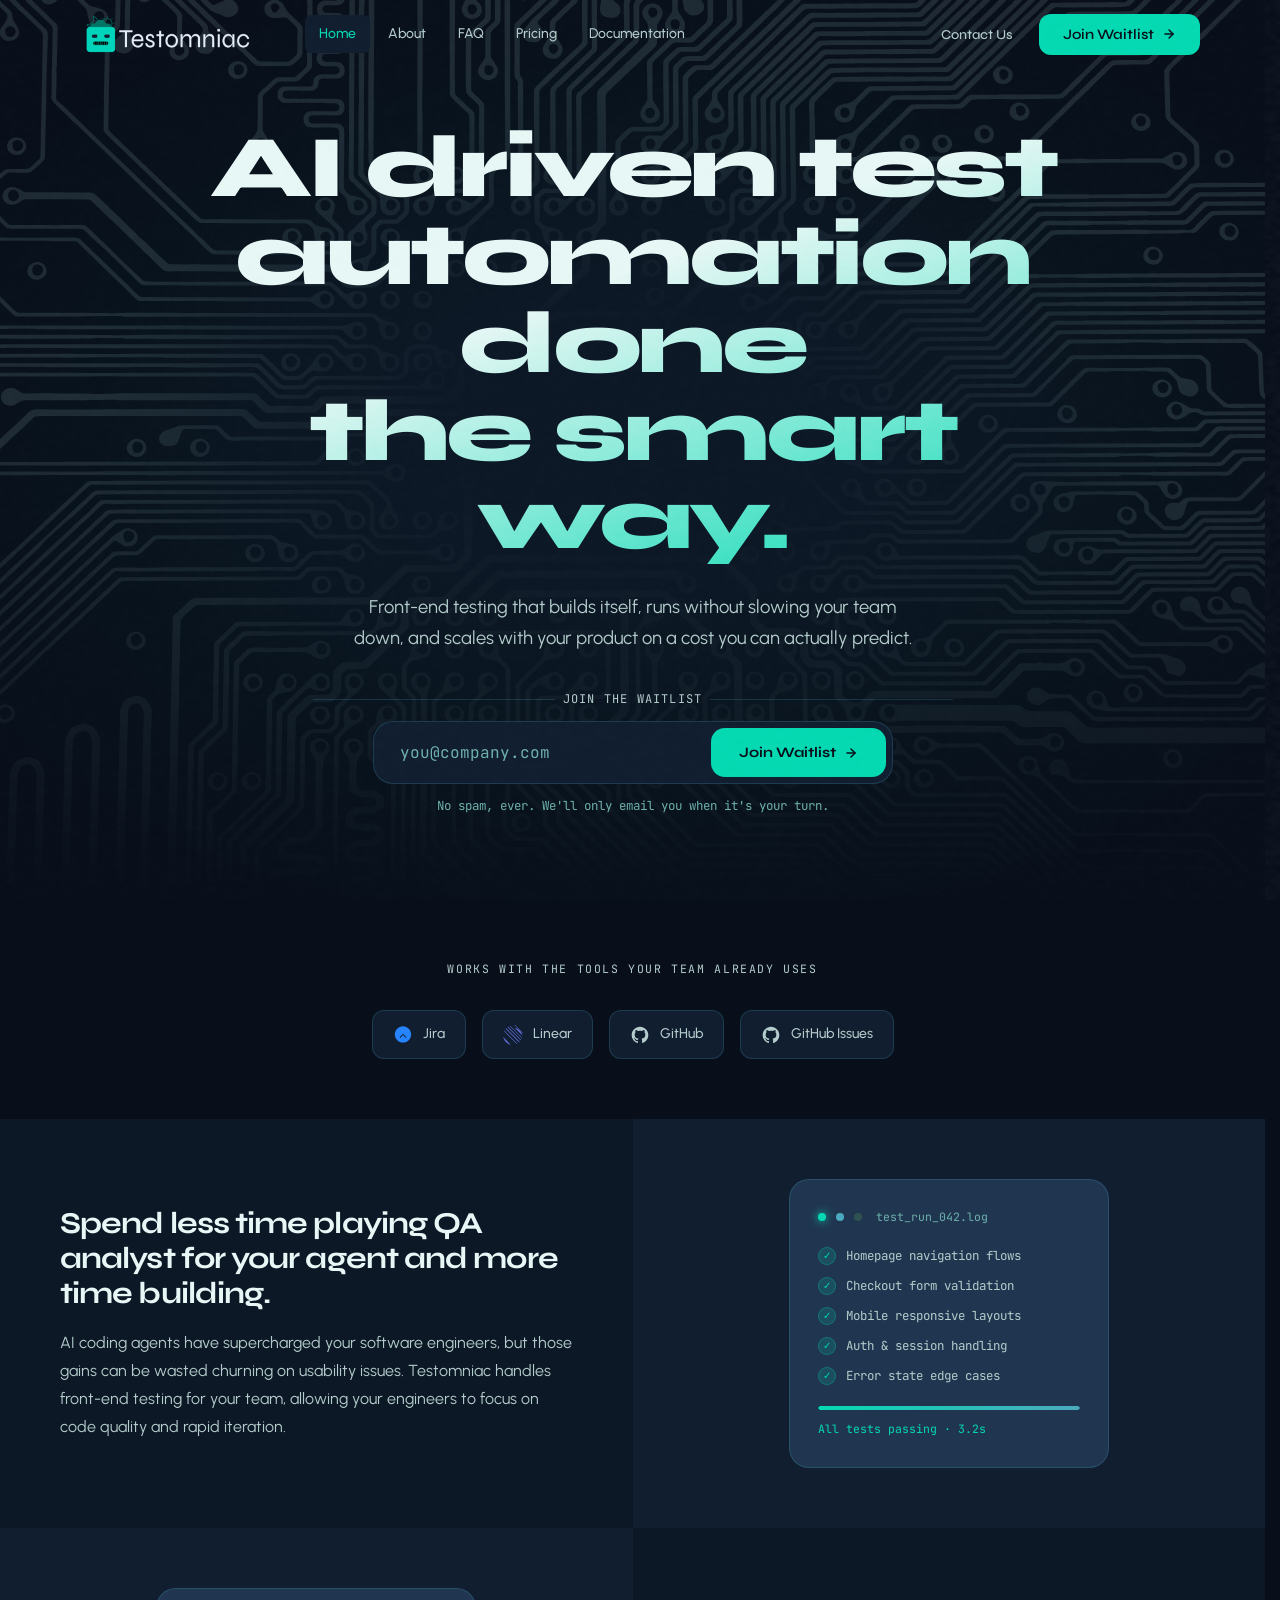
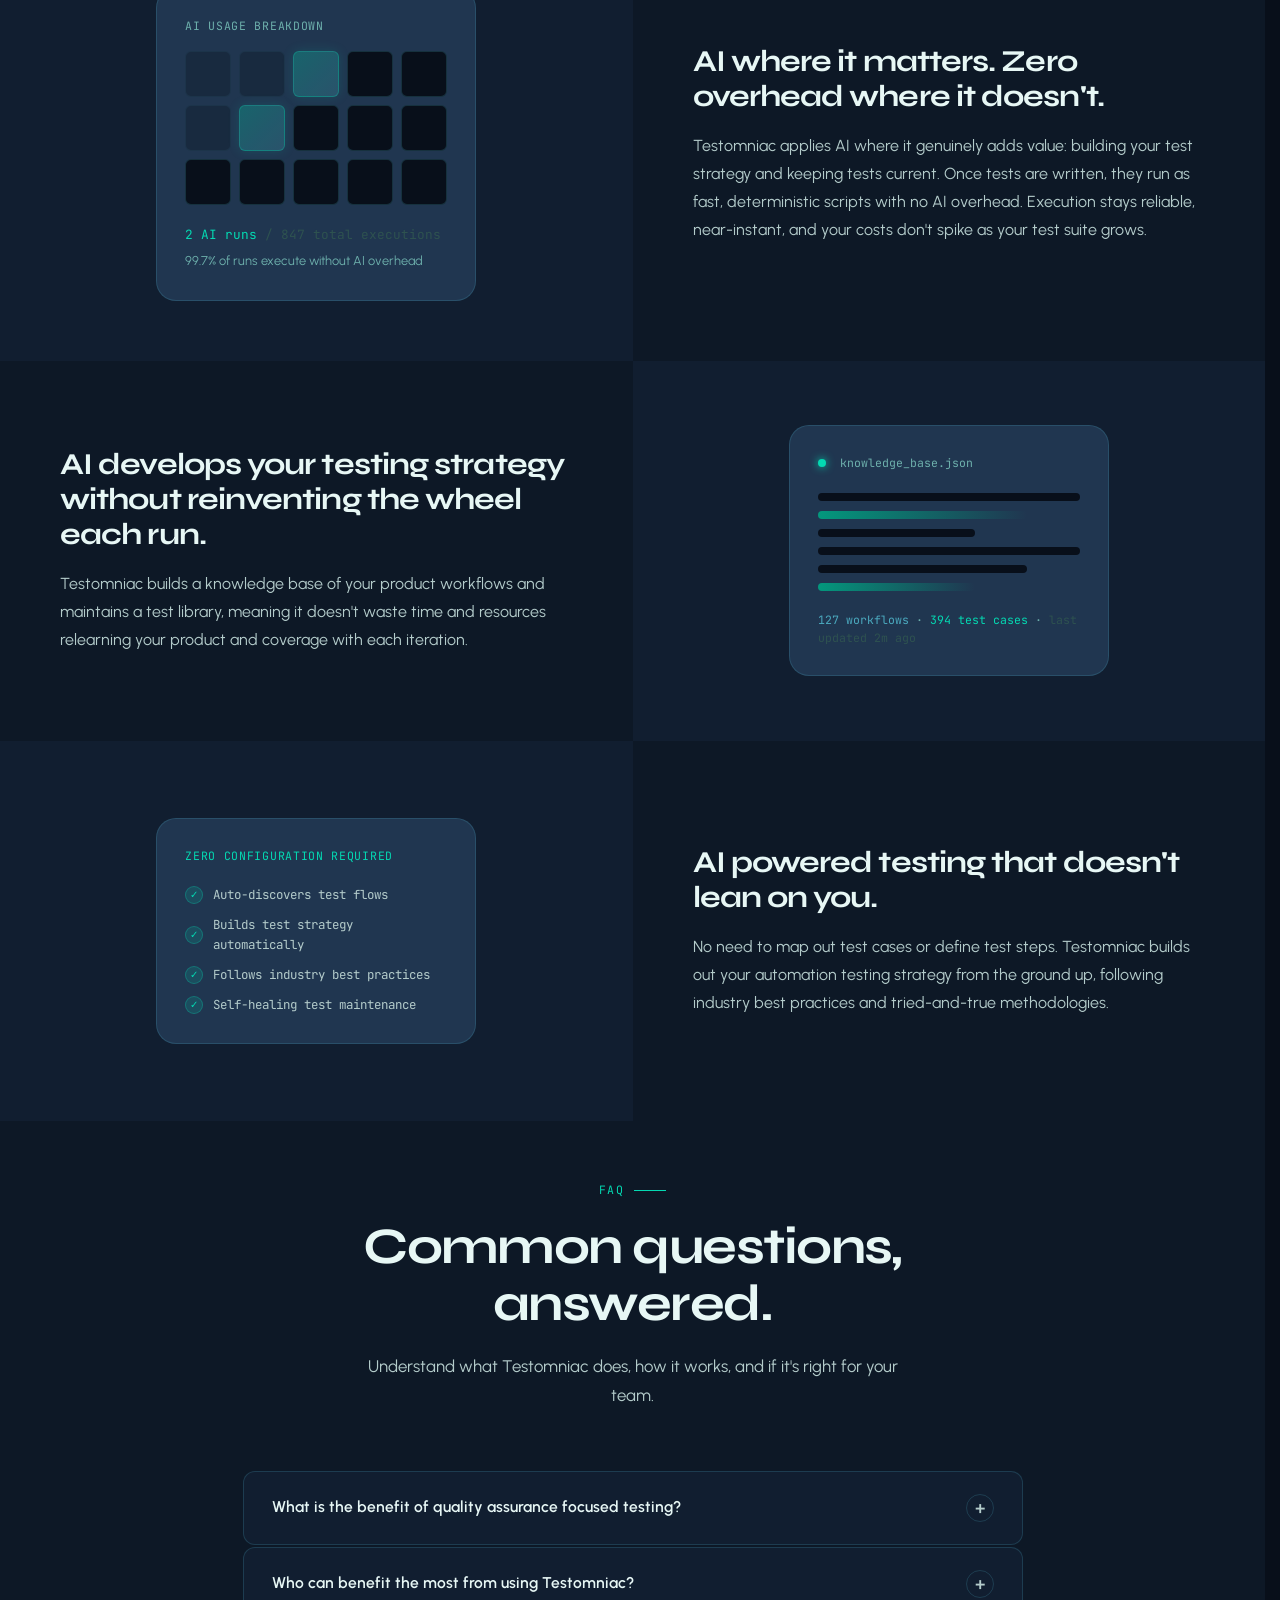
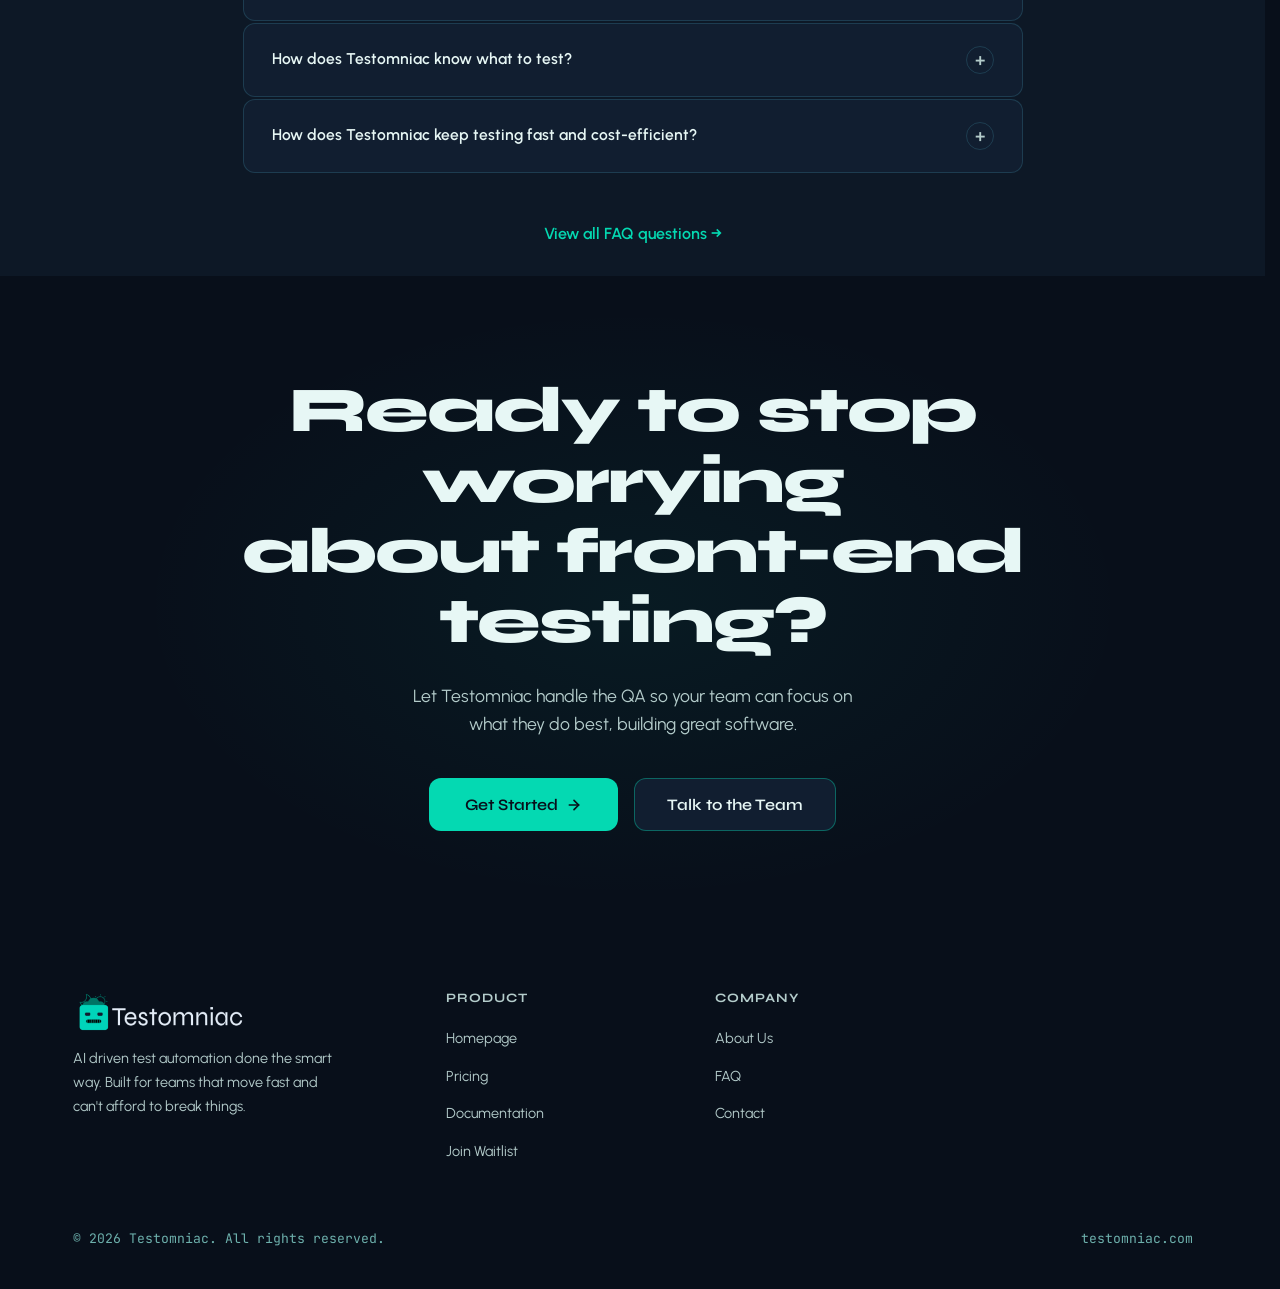
<file: testomniac/index.html>
﻿<!doctype html>
<html lang="en">
	<head>
		<meta charset="UTF-8" />
		<meta name="viewport" content="width=device-width, initial-scale=1.0" />
		<title>Testomniac | AI Driven Test Automation</title>
		<meta name="description" content="AI-driven test automation that builds and runs your front-end test suites automatically — no QA headcount required. Start with a free scan." />
		<link rel="canonical" href="https://testomniac.com/" />
		<!-- Open Graph -->
		<meta property="og:type" content="website" />
		<meta property="og:site_name" content="Testomniac" />
		<meta property="og:title" content="Testomniac | AI Driven Test Automation" />
		<meta property="og:description" content="AI-driven test automation that builds and runs your front-end test suites automatically — no QA headcount required. Start with a free scan." />
		<meta property="og:url" content="https://testomniac.com/" />
		<meta property="og:image" content="https://testomniac.com/assets/images/og-default.png" />
		<meta property="og:image:width" content="1200" />
		<meta property="og:image:height" content="630" />
		<!-- Twitter Card -->
		<meta name="twitter:card" content="summary_large_image" />
		<meta name="twitter:title" content="Testomniac | AI Driven Test Automation" />
		<meta name="twitter:description" content="AI-driven test automation that builds and runs your front-end test suites automatically — no QA headcount required. Start with a free scan." />
		<meta name="twitter:image" content="https://testomniac.com/assets/images/og-default.png" />
		<meta name="theme-color" content="#00D5B8" />
		<!-- Google Fonts -->
		<link rel="preconnect" href="https://fonts.googleapis.com" />
		<link rel="preconnect" href="https://fonts.gstatic.com" crossorigin />
		<link rel="stylesheet" href="https://fonts.googleapis.com/css2?family=Syne:wght@400;500;600;700;800&family=Urbanist:ital,wght@0,300;0,400;0,500;0,600;1,300;1,400&family=JetBrains+Mono:wght@400;500&display=swap" />
		<link rel="stylesheet" href="assets/css/styles.css" />
		<link rel="icon" type="image/png" sizes="32x32" href="assets/images/favicon-32x32.PNG" />
		<link rel="icon" type="image/png" sizes="16x16" href="assets/images/favicon-16x16.PNG" />
		<link rel="apple-touch-icon" sizes="256x256" href="assets/images/logo-mark.PNG" />
		<script type="application/ld+json">
			{
				"@context": "https://schema.org",
				"@graph": [
					{
						"@type": "Organization",
						"@id": "https://testomniac.com/#organization",
						"name": "Testomniac",
						"url": "https://testomniac.com/",
						"description": "AI-driven test automation platform that automatically generates and runs front-end test suites so engineering teams can focus on shipping."
					},
					{
						"@type": "WebSite",
						"@id": "https://testomniac.com/#website",
						"url": "https://testomniac.com/",
						"name": "Testomniac",
						"publisher": { "@id": "https://testomniac.com/#organization" }
					},
					{
						"@type": "SoftwareApplication",
						"name": "Testomniac",
						"applicationCategory": "DeveloperApplication",
						"operatingSystem": "Web",
						"url": "https://testomniac.com/",
						"description": "AI-driven test automation platform that automatically generates and runs front-end test suites.",
						"offers": [
					{ "@type": "Offer", "name": "Starter", "description": "10 testing hours per month. Includes all core features." },
						{ "@type": "Offer", "name": "Growth", "description": "30 testing hours per month at a discounted hourly rate. Includes all core features." },
						{ "@type": "Offer", "name": "Scale", "description": "80 testing hours per month at the best self-serve hourly rate. Includes all core features." },
						{ "@type": "Offer", "name": "Enterprise", "description": "Custom testing hours with custom pricing. Includes all core features plus SSO/SAML, audit logs, SLA guarantee, and dedicated support." }
						]
					}
				]
			}
		</script>
	</head>
	<body>
		<!-- ══════════════════════════════════════
       NAVIGATION
  ══════════════════════════════════════ -->
		<nav class="nav" id="nav">
			<div class="nav-inner">
				<a href="/testomniac/" class="nav-logo">
					<img src="assets/images/logo-horizontal.PNG" alt="Testomniac" width="177" height="42" />
				</a>

				<div class="nav-links">
					<a href="/testomniac/" class="nav-link active">Home</a>
					<a href="/testomniac/about" class="nav-link">About</a>
					<a href="/testomniac/faq" class="nav-link">FAQ</a>
					<a href="/testomniac/pricing" class="nav-link">Pricing</a>
					<a href="/testomniac/docs" class="nav-link">Documentation</a>
				</div>

				<div class="nav-actions">
					<button class="btn btn-ghost" id="contactBtn">Contact Us</button>
					<button class="btn btn-primary" onclick="document.getElementById('waitlistModal').classList.add('open')">
						Join Waitlist
						<svg width="14" height="14" viewBox="0 0 24 24" fill="none" stroke="currentColor" stroke-width="2.5" stroke-linecap="round" stroke-linejoin="round"><path d="M5 12h14"/><path d="m12 5 7 7-7 7"/></svg>
					</button>
				</div>

				<button class="nav-hamburger" id="navHamburger" aria-label="Toggle menu" aria-expanded="false">
					<span></span>
					<span></span>
					<span></span>
				</button>
			</div>
		</nav>

		<div class="nav-mobile-menu" id="navMobileMenu">
			<a href="/testomniac/" class="nav-link active">Home</a>
			<a href="/testomniac/about" class="nav-link">About</a>
			<a href="/testomniac/faq" class="nav-link">FAQ</a>
			<a href="/testomniac/pricing" class="nav-link">Pricing</a>
			<a href="/testomniac/docs" class="nav-link">Documentation</a>
			<div class="nav-actions">
				<button class="btn btn-ghost" id="contactBtnMobile">Contact Us</button>
				<button class="btn btn-primary" onclick="document.getElementById('waitlistModal').classList.add('open')">
					Join Waitlist
					<svg width="14" height="14" viewBox="0 0 24 24" fill="none" stroke="currentColor" stroke-width="2.5" stroke-linecap="round" stroke-linejoin="round"><path d="M5 12h14"/><path d="m12 5 7 7-7 7"/></svg>
				</button>
			</div>
		</div>

		<!-- ══════════════════════════════════════
       HERO
  ══════════════════════════════════════ -->
		<section class="hero">
			<div class="hero-content">
				<h1 class="hero-tagline">
					AI driven test<br />automation done<br />
					<em style="font-style: normal; color: var(--teal)">the smart way.</em>
				</h1>

				<p class="hero-sub">Front-end testing that builds itself, runs without slowing your team down, and scales with your product on a cost you can actually predict.</p>

				<div class="scanner-wrap">
					<div class="scanner-label">Join the Waitlist</div>
					<form class="waitlist-form" id="waitlistForm" onsubmit="handleWaitlistSubmit(event)">
						<div class="waitlist-input-wrap">
							<input class="waitlist-input" type="email" placeholder="you@company.com" required autocomplete="email" id="waitlistEmail" />
							<button class="waitlist-btn" type="submit" id="waitlistBtn">
								Join Waitlist
								<svg width="14" height="14" viewBox="0 0 24 24" fill="none" stroke="currentColor" stroke-width="2.5" stroke-linecap="round" stroke-linejoin="round"><path d="M5 12h14"/><path d="m12 5 7 7-7 7"/></svg>
							</button>
						</div>
						<p class="waitlist-note" id="waitlistNote">No spam, ever. We'll only email you when it's your turn.</p>
					</form>
				</div>
			</div>
		</section>

		<!-- ══════════════════════════════════════
       INTEGRATIONS BANNER
  ══════════════════════════════════════ -->
		<div class="integrations">
			<div class="container">
				<p class="integrations-label">Works with the tools your team already uses</p>
				<div class="integrations-row reveal-stagger">
					<div class="integration-chip">
						<!-- Jira icon -->
						<svg viewBox="0 0 32 32" fill="none" xmlns="http://www.w3.org/2000/svg">
							<path d="M15.975 2C8.835 2 3 7.836 3 14.975v.05C3 22.164 8.836 28 15.975 28h.05C23.164 28 29 22.164 29 15.025v-.05C29 7.836 23.164 2 16.025 2h-.05zm4.437 18.624-4.406-4.431-4.406 4.43-.025.026-1.006-1.006 5.437-5.456 5.437 5.456-1.031 1.006v-.025z" fill="#2684FF" />
						</svg>
						Jira
					</div>
					<div class="integration-chip">
						<!-- Linear icon -->
						<svg viewBox="0 0 100 100" fill="none" xmlns="http://www.w3.org/2000/svg">
							<path d="M1.22541 61.5228c-.2225-.9485.90748-1.5459 1.59638-.857L37.3464 97.1782c.6889.6889.0915 1.8189-.857 1.5964C20.0515 94.4522 5.54779 79.9485 1.22541 61.5228zM.00189135 46.8891c-.01764375 1.1518.89468565 2.0artificiele 2.04648865 2.0Artificial" fill="#5E6AD2" />
							<path
								d="M5.68096 31.4676L68.0056 93.7922c1.7349.4111 3.4994.7311 5.2879.9486L4.73269 26.1795c.21753 1.7885.53754 3.553.94827 5.288zM13.3398 19.4799L80.0397 86.1798c1.2148-.6893 2.3919-1.4336 3.5237-2.2316L15.5714 15.9563c-.7981 1.1318-1.5424 2.3088-2.2316 3.5236zM22.7767 11.2375L88.3006 76.7615c.7354-.9744 1.4167-1.9896 2.0415-3.0407L25.8174 9.19605c-1.0511.62483-2.0663 1.30609-3.0407 2.04145zM34.0272 6.0368L93.5623 65.5719c.3457-.9532.6529-1.9253.921-2.9126L36.9398 5.11565c-.9873.268-1.9594.57514-2.9126.92115zM46.8891 2.49459C46.8891 2.49459 46.8891 2.49459 46.8891 2.49459L97.1054 52.7109c.0017-.0017.0033-.0034.005-.0052-3.5779-19.8678-19.3681-35.5799-39.2777-39.0656L46.8891 2.49459zM61.5228 1.22541c-1.4719-.34167-2.9612-.60848-4.4642-.79867L99.5734 42.9412c-.1902-1.503-.4570-2.9923-.7987-4.4642L61.5228 1.22541z"
								fill="#5E6AD2"
							/>
						</svg>
						Linear
					</div>
					<div class="integration-chip">
						<!-- GitHub icon -->
						<svg viewBox="0 0 24 24" fill="currentColor" xmlns="http://www.w3.org/2000/svg">
							<path d="M12 2C6.477 2 2 6.477 2 12c0 4.42 2.865 8.17 6.839 9.49.5.092.682-.217.682-.482 0-.237-.008-.866-.013-1.7-2.782.604-3.369-1.34-3.369-1.34-.454-1.156-1.11-1.463-1.11-1.463-.908-.62.069-.608.069-.608 1.003.07 1.531 1.03 1.531 1.03.892 1.529 2.341 1.087 2.91.831.092-.646.35-1.086.636-1.336-2.22-.253-4.555-1.11-4.555-4.943 0-1.091.39-1.984 1.029-2.683-.103-.253-.446-1.27.098-2.647 0 0 .84-.269 2.75 1.025A9.578 9.578 0 0112 6.836c.85.004 1.705.114 2.504.336 1.909-1.294 2.747-1.025 2.747-1.025.546 1.377.202 2.394.1 2.647.64.699 1.028 1.592 1.028 2.683 0 3.842-2.339 4.687-4.566 4.935.359.309.678.919.678 1.852 0 1.336-.012 2.415-.012 2.743 0 .267.18.578.688.48C19.138 20.167 22 16.418 22 12c0-5.523-4.477-10-10-10z" />
						</svg>
						GitHub
					</div>
					<div class="integration-chip">
						<svg viewBox="0 0 24 24" fill="currentColor" xmlns="http://www.w3.org/2000/svg">
							<path d="M12 2C6.477 2 2 6.477 2 12c0 4.42 2.865 8.17 6.839 9.49.5.092.682-.217.682-.482 0-.237-.008-.866-.013-1.7-2.782.604-3.369-1.34-3.369-1.34-.454-1.156-1.11-1.463-1.11-1.463-.908-.62.069-.608.069-.608 1.003.07 1.531 1.03 1.531 1.03.892 1.529 2.341 1.087 2.91.831.092-.646.35-1.086.636-1.336-2.22-.253-4.555-1.11-4.555-4.943 0-1.091.39-1.984 1.029-2.683-.103-.253-.446-1.27.098-2.647 0 0 .84-.269 2.75 1.025A9.578 9.578 0 0112 6.836c.85.004 1.705.114 2.504.336 1.909-1.294 2.747-1.025 2.747-1.025.546 1.377.202 2.394.1 2.647.64.699 1.028 1.592 1.028 2.683 0 3.842-2.339 4.687-4.566 4.935.359.309.678.919.678 1.852 0 1.336-.012 2.415-.012 2.743 0 .267.18.578.688.48C19.138 20.167 22 16.418 22 12c0-5.523-4.477-10-10-10z" />
						</svg>
						GitHub Issues
					</div>
				</div>
			</div>
		</div>

		<!-- ══════════════════════════════════════
       FEATURES
  ══════════════════════════════════════ -->
		<section class="features section" style="padding-top: 0px">
			<div class="features-grid">
				<!-- Feature 1 -->
				<div class="feature-row">
					<div class="feature-text reveal">
						<h2 class="feature-title">Spend less time playing QA analyst for your agent and more time building.</h2>
						<p class="feature-body">AI coding agents have supercharged your software engineers, but those gains can be wasted churning on usability issues. Testomniac handles front-end testing for your team, allowing your engineers to focus on code quality and rapid iteration.</p>
					</div>
					<div class="feature-visual">
						<div class="feature-card-vis reveal">
							<div class="feature-card-vis-header">
								<div class="dot dot-teal"></div>
								<div class="dot dot-blue"></div>
								<div class="dot dot-dim"></div>
								<span style="font-family: var(--font-mono); font-size: 0.72rem; color: var(--text-muted); margin-left: 4px">test_run_042.log</span>
							</div>
							<div class="check-list">
								<div class="check-item">
									<div class="check-icon">✓</div>
									Homepage navigation flows
								</div>
								<div class="check-item">
									<div class="check-icon">✓</div>
									Checkout form validation
								</div>
								<div class="check-item">
									<div class="check-icon">✓</div>
									Mobile responsive layouts
								</div>
								<div class="check-item">
									<div class="check-icon">✓</div>
									Auth & session handling
								</div>
								<div class="check-item">
									<div class="check-icon">✓</div>
									Error state edge cases
								</div>
							</div>
							<div class="progress-bar"><div class="progress-fill"></div></div>
							<div style="margin-top: 10px; font-family: var(--font-mono); font-size: 0.72rem; color: var(--teal)">All tests passing · 3.2s</div>
						</div>
					</div>
				</div>

				<!-- Feature 2 -->
				<div class="feature-row">
					<div class="feature-text reveal">
					<h2 class="feature-title">AI where it matters. Zero overhead where it doesn't.</h2>
					<p class="feature-body">Testomniac applies AI where it genuinely adds value: building your test strategy and keeping tests current. Once tests are written, they run as fast, deterministic scripts with no AI overhead. Execution stays reliable, near-instant, and your costs don't spike as your test suite grows.</p>
					</div>
					<div class="feature-visual">
						<div class="feature-card-vis reveal">
							<div style="font-family: var(--font-mono); font-size: 0.72rem; color: var(--text-muted); margin-bottom: 16px; letter-spacing: 0.06em">AI USAGE BREAKDOWN</div>
							<div class="token-vis">
								<div class="token-block used"></div>
								<div class="token-block used"></div>
								<div class="token-block active"></div>
								<div class="token-block"></div>
								<div class="token-block"></div>
								<div class="token-block used"></div>
								<div class="token-block active"></div>
								<div class="token-block"></div>
								<div class="token-block"></div>
								<div class="token-block"></div>
								<div class="token-block"></div>
								<div class="token-block"></div>
								<div class="token-block"></div>
								<div class="token-block"></div>
								<div class="token-block"></div>
							</div>
							<div style="margin-top: 20px; font-family: var(--font-mono); font-size: 0.8rem">
								<span style="color: var(--teal)">2 AI runs</span>
								<span style="color: var(--text-dim)"> / 847 total executions</span>
							</div>
							<div style="margin-top: 6px; font-size: 0.8rem; color: var(--text-muted)">99.7% of runs execute without AI overhead</div>
						</div>
					</div>
				</div>

				<!-- Feature 3 -->
				<div class="feature-row">
					<div class="feature-text reveal">
						<h2 class="feature-title">AI develops your testing strategy without reinventing the wheel each run.</h2>
						<p class="feature-body">Testomniac builds a knowledge base of your product workflows and maintains a test library, meaning it doesn't waste time and resources relearning your product and coverage with each iteration.</p>
					</div>
					<div class="feature-visual">
						<div class="feature-card-vis reveal">
							<div class="feature-card-vis-header">
								<div class="dot dot-teal"></div>
								<span style="font-family: var(--font-mono); font-size: 0.72rem; color: var(--text-muted); margin-left: 4px">knowledge_base.json</span>
							</div>
							<div class="feature-card-line full"></div>
							<div class="feature-card-line w80 teal"></div>
							<div class="feature-card-line w60"></div>
							<div class="feature-card-line full"></div>
							<div class="feature-card-line w80"></div>
							<div class="feature-card-line w60 teal"></div>
							<div style="margin-top: 20px; font-family: var(--font-mono); font-size: 0.72rem; color: var(--text-muted)">
								<span style="color: var(--blue)">127 workflows</span> · <span style="color: var(--teal)">394 test cases</span> ·
								<span style="color: var(--text-dim)">last updated 2m ago</span>
							</div>
						</div>
					</div>
				</div>

				<!-- Feature 4 -->
				<div class="feature-row">
					<div class="feature-text reveal">
						<h2 class="feature-title">AI powered testing that doesn't lean on you.</h2>
						<p class="feature-body">No need to map out test cases or define test steps. Testomniac builds out your automation testing strategy from the ground up, following industry best practices and tried-and-true methodologies.</p>
					</div>
					<div class="feature-visual">
						<div class="feature-card-vis reveal">
							<div style="font-family: var(--font-mono); font-size: 0.72rem; color: var(--teal); margin-bottom: 20px; letter-spacing: 0.06em">ZERO CONFIGURATION REQUIRED</div>
							<div class="check-list">
								<div class="check-item">
									<div class="check-icon">✓</div>
									Auto-discovers test flows
								</div>
								<div class="check-item">
									<div class="check-icon">✓</div>
									Builds test strategy automatically
								</div>
								<div class="check-item">
									<div class="check-icon">✓</div>
									Follows industry best practices
								</div>
								<div class="check-item">
									<div class="check-icon">✓</div>
									Self-healing test maintenance
								</div>
							</div>
						</div>
					</div>
				</div>
			</div>
		</section>

		<!-- ══════════════════════════════════════
       FAQ PREVIEW
  ══════════════════════════════════════ -->
		<section class="faq-preview section">
			<div class="container">
				<div class="faq-header reveal">
					<div class="section-label">FAQ</div>
					<h2 class="section-title">Common questions, answered.</h2>
					<p class="section-body">Understand what Testomniac does, how it works, and if it's right for your team.</p>
				</div>

				<div class="faq-list" id="homeFaqList">
					<div class="faq-item">
						<div class="faq-question" onclick="toggleFaq(this)">
							What is the benefit of quality assurance focused testing?
							<span class="faq-toggle">+</span>
						</div>
						<div class="faq-answer">
							<div class="faq-answer-inner">QA-focused testing is specifically designed to mirror how a real user interacts with software, prioritizing the end-user experience over the underlying code logic. Unlike traditional unit or integration tests that verify internal code behaviors, QA-focused tests identify usability issues, broken user flows, and UI regressions that directly affect your users. This makes it an essential layer of your testing strategy, especially as AI-generated code becomes more prevalent and the surface area for unexpected behaviors expands.</div>
						</div>
					</div>

					<div class="faq-item">
						<div class="faq-question" onclick="toggleFaq(this)">
							Who can benefit the most from using Testomniac?
							<span class="faq-toggle">+</span>
						</div>
						<div class="faq-answer">
							<div class="faq-answer-inner">Testomniac is ideal for software engineering teams that are using AI coding agents (like Cursor, Copilot, or Claude) to accelerate development and need a reliable way to catch regressions without dedicated QA headcount. It's especially valuable for early-stage startups, fast-moving product teams, and any engineering organization where the cost of usability regressions is high but dedicated QA resources are limited.</div>
						</div>
					</div>

					<div class="faq-item">
						<div class="faq-question" onclick="toggleFaq(this)">
							How does Testomniac know what to test?
							<span class="faq-toggle">+</span>
						</div>
						<div class="faq-answer">
							<div class="faq-answer-inner">On the initial scan, Testomniac uses AI to explore your application, map out its structure, and identify key user workflows. It then builds a test library around those workflows. In subsequent runs, it leverages that stored knowledge base rather than re-exploring from scratch, saving time and execution overhead while maintaining deep product context.</div>
						</div>
					</div>

					<div class="faq-item">
						<div class="faq-question" onclick="toggleFaq(this)">
						How does Testomniac keep testing fast and cost-efficient?
						<span class="faq-toggle">+</span>
					</div>
					<div class="faq-answer">
						<div class="faq-answer-inner">Testomniac uses a two-phase approach. In the first phase, AI explores your application and writes test scripts. In the second phase, those scripts run as traditional automated tests with no AI involvement. Daily or CI/CD-triggered regression runs complete quickly and without AI overhead. AI only comes back into the picture when new features appear or tests need updating after a significant product change.</div>
						</div>
					</div>
				</div>

				<div class="faq-cta">
					<a href="/testomniac/faq">View all FAQ questions →</a>
				</div>
			</div>
		</section>

		<!-- ══════════════════════════════════════
       CTA
  ══════════════════════════════════════ -->
		<section class="cta-section">
			<div class="container">
				<div class="cta-content reveal">
					<h2 class="cta-title">Ready to stop worrying<br />about front-end testing?</h2>
					<p class="cta-sub">Let Testomniac handle the QA so your team can focus on what they do best, building great software.</p>
					<div class="cta-actions">
					<button class="btn btn-primary" onclick="document.getElementById('waitlistModal').classList.add('open')" style="padding:16px 36px;font-size:1rem;">
						Get Started
						<svg width="16" height="16" viewBox="0 0 24 24" fill="none" stroke="currentColor" stroke-width="2.5" stroke-linecap="round" stroke-linejoin="round"><path d="M5 12h14"/><path d="m12 5 7 7-7 7"/></svg>
					</button>
						<button class="btn btn-secondary" onclick="document.getElementById('contactModal').classList.add('open')" style="padding:16px 32px;font-size:1rem;">
							Talk to the Team
						</button>
					</div>
				</div>
			</div>
		</section>

		<!-- ══════════════════════════════════════
       FOOTER
  ══════════════════════════════════════ -->
		<footer>
			<div class="footer-inner">
				<div class="footer-brand">
					<a href="/testomniac/" class="nav-logo" style="margin-bottom: 0">
						<img src="assets/images/logo-horizontal.PNG" alt="Testomniac" width="177" height="42" />
					</a>
					<p>AI driven test automation done the smart way. Built for teams that move fast and can't afford to break things.</p>
				</div>
				<div class="footer-col">
					<h4>Product</h4>
					<ul>
						<li><a href="/testomniac/">Homepage</a></li>
						<li><a href="/testomniac/pricing">Pricing</a></li>
						<li><a href="/testomniac/docs">Documentation</a></li>
						<li><a href="#" onclick="document.getElementById('waitlistModal').classList.add('open');return false;">Join Waitlist</a></li>
					</ul>
				</div>
				<div class="footer-col">
					<h4>Company</h4>
					<ul>
						<li><a href="/testomniac/about">About Us</a></li>
						<li><a href="/testomniac/faq">FAQ</a></li>
						<li>
							<a
								href="#"
								onclick="
									document.getElementById('contactModal').classList.add('open');
									return false;
								"
								>Contact</a
							>
						</li>
					</ul>
				</div>
			</div>
			<div class="footer-bottom">
				<p>© 2026 Testomniac. All rights reserved.</p>
				<p>testomniac.com</p>
			</div>
		</footer>

		<!-- ══════════════════════════════════════
       WAITLIST MODAL
  ══════════════════════════════════════ -->
		<div class="modal-overlay" id="waitlistModal" onclick="if(event.target===this)this.classList.remove('open')">
			<div class="modal">
				<button class="modal-close" onclick="document.getElementById('waitlistModal').classList.remove('open')">
					<svg width="14" height="14" viewBox="0 0 24 24" fill="none" stroke="currentColor" stroke-width="2.5" stroke-linecap="round" stroke-linejoin="round"><path d="M18 6L6 18M6 6l12 12" /></svg>
				</button>
				<h2>Join the waitlist</h2>
				<p>Be the first to know when Testomniac launches. We'll email you as soon as it's your turn.</p>
				<form id="waitlistModalForm" onsubmit="handleWaitlistModalSubmit(event)">
					<div class="form-group">
						<label class="form-label">Work Email</label>
						<input class="form-input" type="email" id="waitlistModalEmail" placeholder="you@company.com" required autocomplete="email" />
					</div>
					<button type="submit" class="btn btn-primary" id="waitlistModalBtn" style="width:100%;justify-content:center;padding:14px;">
						Join Waitlist
						<svg width="14" height="14" viewBox="0 0 24 24" fill="none" stroke="currentColor" stroke-width="2.5" stroke-linecap="round" stroke-linejoin="round"><path d="M5 12h14"/><path d="m12 5 7 7-7 7"/></svg>
					</button>
					<p id="waitlistModalNote" style="margin-top:12px;font-size:0.82rem;color:var(--text-muted);text-align:center;">No spam, ever. We'll only email you when it's your turn.</p>
				</form>
			</div>
		</div>

		<!-- ══════════════════════════════════════
       CONTACT MODAL
  ══════════════════════════════════════ -->
		<div class="modal-overlay" id="contactModal" onclick="if (event.target === this) this.classList.remove('open');">
			<div class="modal">
				<button class="modal-close" onclick="document.getElementById('contactModal').classList.remove('open')">
					<svg width="14" height="14" viewBox="0 0 24 24" fill="none" stroke="currentColor" stroke-width="2.5" stroke-linecap="round" stroke-linejoin="round"><path d="M18 6L6 18M6 6l12 12" /></svg>
				</button>
				<h2>Get in touch</h2>
				<p>Have questions or want to book a demo? Drop us a message and we'll get back to you within one business day.</p>
				<form onsubmit="handleContactSubmit(event)">
					<div class="form-group">
						<label class="form-label">Name</label>
						<input class="form-input" type="text" placeholder="Your name" required />
					</div>
					<div class="form-group">
						<label class="form-label">Work Email</label>
						<input class="form-input" type="email" placeholder="you@company.com" required />
					</div>
					<div class="form-group">
						<label class="form-label">Message</label>
						<textarea class="form-textarea" placeholder="Tell us about your team and what you're trying to solve..."></textarea>
					</div>
					<button type="submit" class="btn btn-primary" style="width: 100%; justify-content: center; padding: 14px">Send Message</button>
				</form>
			</div>
		</div>

		<script>
			// ── Nav scroll effect
			const nav = document.getElementById('nav');
			window.addEventListener('scroll', () => {
				nav.classList.toggle('scrolled', window.scrollY > 30);
			});

			// ── Hamburger menu
			const hamburger = document.getElementById('navHamburger');
			const mobileMenu = document.getElementById('navMobileMenu');
			function closeMenu() {
				mobileMenu.classList.remove('open');
				hamburger.classList.remove('open');
				hamburger.setAttribute('aria-expanded', 'false');
				document.body.style.overflow = '';
			}
			hamburger.addEventListener('click', () => {
				const isOpen = mobileMenu.classList.toggle('open');
				hamburger.classList.toggle('open', isOpen);
				hamburger.setAttribute('aria-expanded', isOpen);
				document.body.style.overflow = isOpen ? 'hidden' : '';
			});
			document.addEventListener('click', (e) => {
				if (!nav.contains(e.target) && !mobileMenu.contains(e.target)) closeMenu();
			});

			// ── FAQ accordion
			function toggleFaq(el) {
				const item = el.closest('.faq-item');
				const isOpen = item.classList.contains('open');
				document.querySelectorAll('.faq-item.open').forEach((i) => i.classList.remove('open'));
				if (!isOpen) item.classList.add('open');
			}

			// ── Scroll reveal
			const observer = new IntersectionObserver(
				(entries) => {
					entries.forEach((entry) => {
						if (entry.isIntersecting) {
							entry.target.classList.add('visible');
						}
					});
				},
				{ threshold: 0.12, rootMargin: '0px 0px -40px 0px' },
			);

			document.querySelectorAll('.reveal, .reveal-stagger').forEach((el) => observer.observe(el));

			// ── Contact nav button
			document.getElementById('contactBtn').addEventListener('click', () => {
				document.getElementById('contactModal').classList.add('open');
			});
			document.getElementById('contactBtnMobile').addEventListener('click', () => {
				closeMenu();
				document.getElementById('contactModal').classList.add('open');
			});

			// ── Contact form submit
			const CONTACT_SCRIPT_URL = 'https://script.google.com/macros/s/AKfycbyXzJZ5gbW5r1H9szl65f6JHSD1RyoXXGji9F8ihd3mTV03wail9RsGm91kexh235OA/exec';

			function handleContactSubmit(e) {
				e.preventDefault();
				const form = e.target;
				const btn = form.querySelector('[type="submit"]');
				const name = form.querySelector('input[type="text"]').value.trim();
				const email = form.querySelector('input[type="email"]').value.trim();
				const message = form.querySelector('textarea').value.trim();

				btn.disabled = true;
				btn.textContent = 'Sending…';

				fetch(CONTACT_SCRIPT_URL, {
					method: 'POST',
					mode: 'no-cors',
					headers: { 'Content-Type': 'application/json' },
					body: JSON.stringify({ name, email, message, timestamp: new Date().toISOString() }),
				})
					.then(() => {
						btn.textContent = '✓ Message sent!';
						btn.style.background = 'var(--bg-raised)';
						btn.style.color = 'var(--teal)';
						btn.style.border = '1px solid var(--teal-border)';
						setTimeout(() => {
							document.getElementById('contactModal').classList.remove('open');
							btn.textContent = 'Send Message';
							btn.disabled = false;
							btn.style = '';
							form.reset();
						}, 2000);
					})
					.catch(() => {
						btn.disabled = false;
						btn.textContent = 'Send Message';
					});
			}

			// ── Waitlist form → Google Sheets
			const WAITLIST_SCRIPT_URL = 'https://script.google.com/macros/s/AKfycbyJtXv22IEhjFHSg4Wggp2NQJkKIGDdHIGhjP_LXQkWXkBOuHy2VPWItnwjmaatQWT1/exec';

			// ── Waitlist modal
			function handleWaitlistModalSubmit(e) {
				e.preventDefault();
				const email = document.getElementById('waitlistModalEmail').value.trim();
				const btn = document.getElementById('waitlistModalBtn');
				const note = document.getElementById('waitlistModalNote');
				if (!email) return;
				btn.disabled = true;
				btn.innerHTML = 'Submitting…';
				fetch(WAITLIST_SCRIPT_URL, {
					method: 'POST',
					mode: 'no-cors',
					headers: { 'Content-Type': 'application/json' },
					body: JSON.stringify({ email, timestamp: new Date().toISOString() }),
				})
					.then(() => {
						btn.innerHTML = "✓ You're on the list!";
						btn.style.background = 'var(--bg-raised)';
						btn.style.color = 'var(--teal)';
						btn.style.border = '1px solid var(--teal-border)';
						note.textContent = "We'll be in touch soon.";
						note.style.color = 'var(--teal)';
						document.getElementById('waitlistModalEmail').disabled = true;
					})
					.catch(() => {
						btn.disabled = false;
						btn.innerHTML = 'Join Waitlist <svg width="14" height="14" viewBox="0 0 24 24" fill="none" stroke="currentColor" stroke-width="2.5" stroke-linecap="round" stroke-linejoin="round"><path d="M5 12h14"/><path d="m12 5 7 7-7 7"/></svg>';
						note.textContent = 'Something went wrong. Please try again.';
						note.style.color = '#ff6b6b';
					});
			}

			function handleWaitlistSubmit(e) {
				e.preventDefault();
				const email = document.getElementById('waitlistEmail').value.trim();
				const btn = document.getElementById('waitlistBtn');
				const note = document.getElementById('waitlistNote');

				if (!email) return;

				btn.disabled = true;
				btn.innerHTML = 'Submitting…';

				fetch(WAITLIST_SCRIPT_URL, {
					method: 'POST',
					mode: 'no-cors',
					headers: { 'Content-Type': 'application/json' },
					body: JSON.stringify({ email: email, timestamp: new Date().toISOString() }),
				})
					.then(() => {
						btn.innerHTML = "✓ You're on the list!";
						btn.style.background = 'var(--bg-raised)';
						btn.style.color = 'var(--teal)';
						btn.style.border = '1px solid var(--teal-border)';
						note.textContent = "We'll be in touch soon.";
						note.style.color = 'var(--teal)';
						document.getElementById('waitlistEmail').disabled = true;
					})
					.catch(() => {
						btn.disabled = false;
						btn.innerHTML = 'Join Waitlist <svg width="14" height="14" viewBox="0 0 24 24" fill="none" stroke="currentColor" stroke-width="2.5" stroke-linecap="round" stroke-linejoin="round"><path d="M5 12h14"/><path d="m12 5 7 7-7 7"/></svg>';
						note.textContent = 'Something went wrong. Please try again.';
						note.style.color = '#ff6b6b';
					});
			}
		</script>
		<script src="scripts/grain.js"></script>
	</body>
</html>
</file>
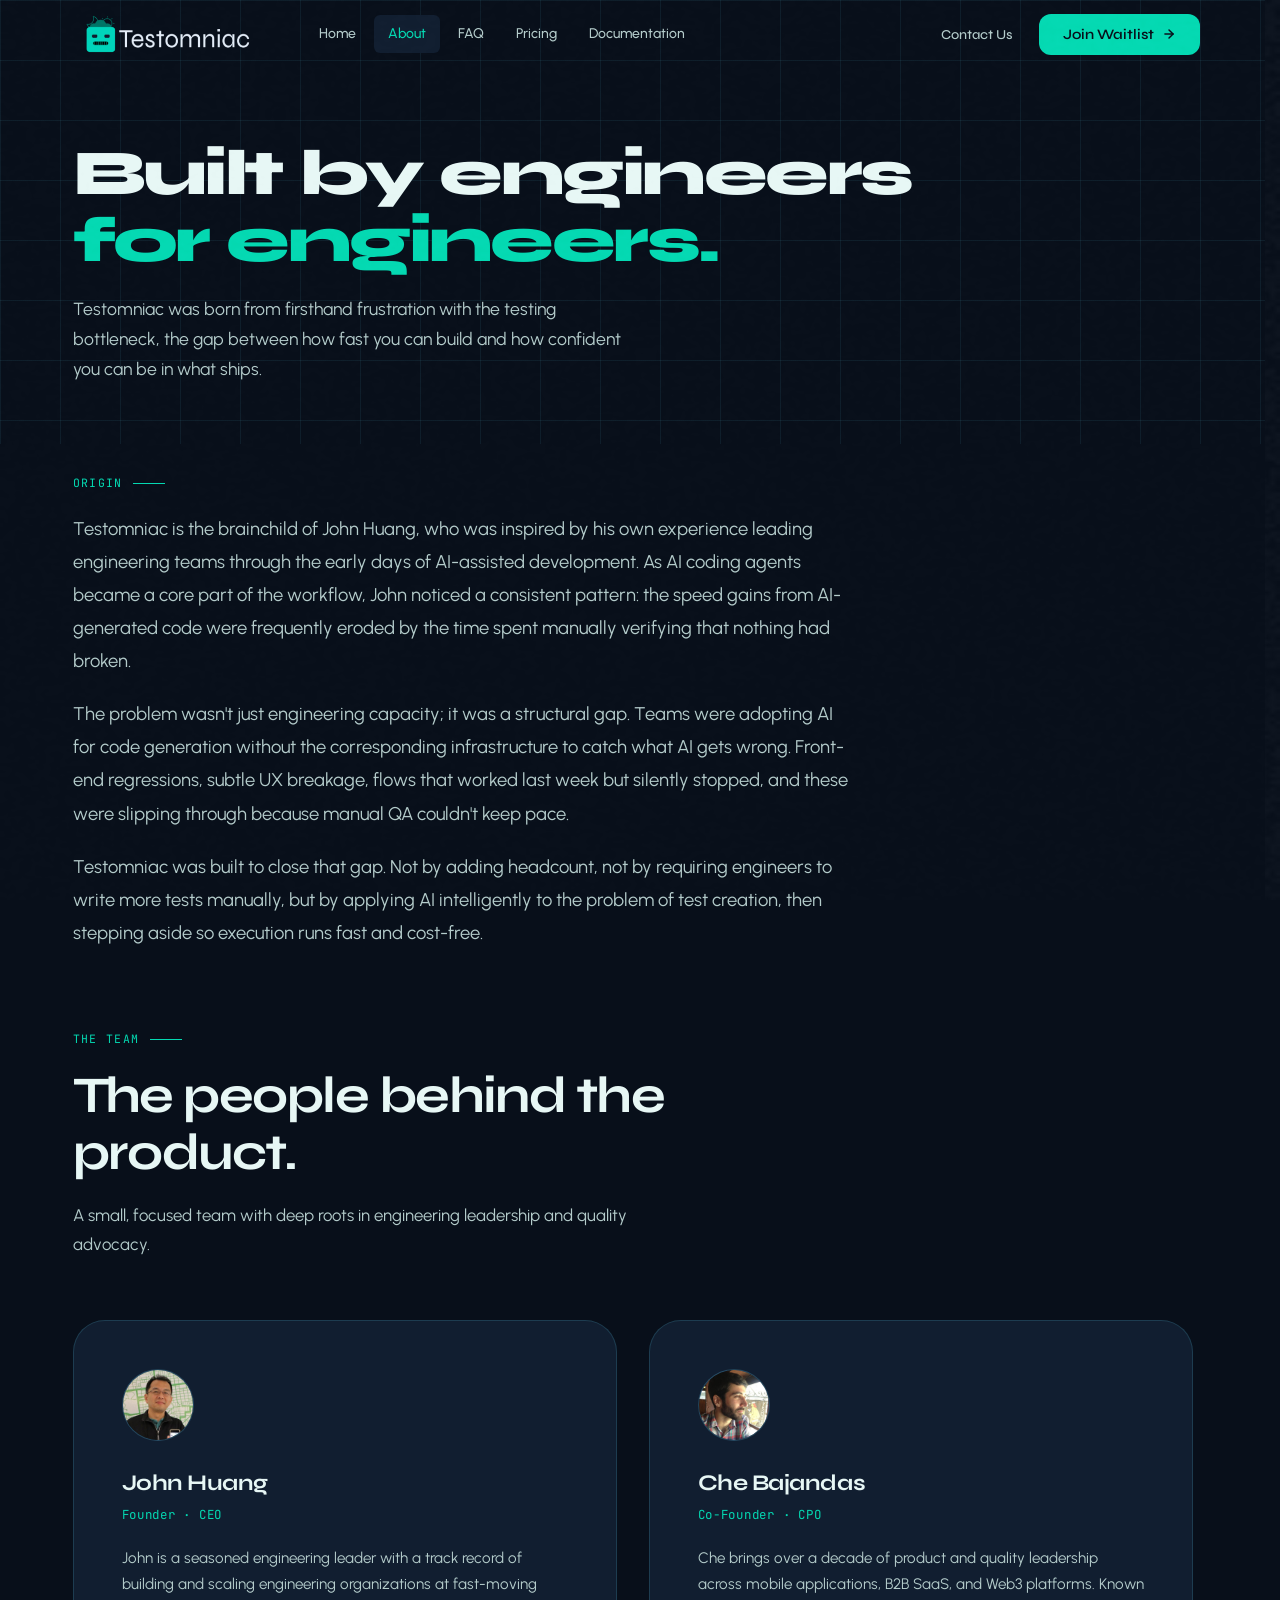
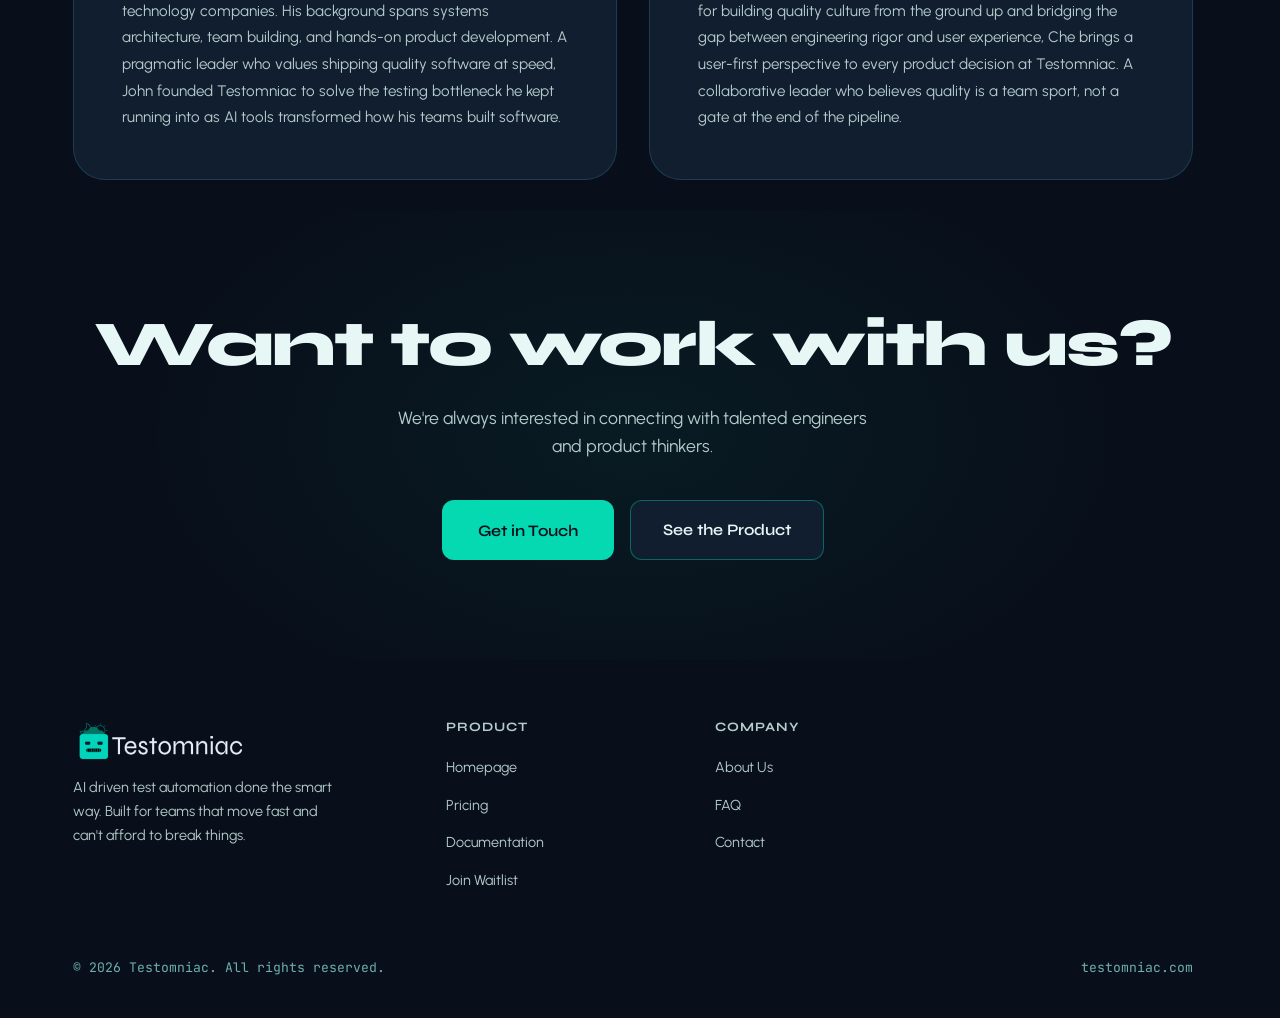
<file: testomniac/about.html>
﻿<!DOCTYPE html>
<html lang="en">
<head>
  <meta charset="UTF-8" />
  <meta name="viewport" content="width=device-width, initial-scale=1.0" />
  <title>About Us | Testomniac</title>
  <meta name="description" content="Meet the engineers behind Testomniac — an AI-driven test automation platform built by John Huang and Che Bajandas for teams shipping fast with AI coding tools." />
  <link rel="canonical" href="https://testomniac.com/about" />
  <!-- Open Graph -->
  <meta property="og:type" content="website" />
  <meta property="og:site_name" content="Testomniac" />
  <meta property="og:title" content="About Us | Testomniac" />
  <meta property="og:description" content="Meet the engineers behind Testomniac — an AI-driven test automation platform built by John Huang and Che Bajandas for teams shipping fast with AI coding tools." />
  <meta property="og:url" content="https://testomniac.com/about" />
  <meta property="og:image" content="https://testomniac.com/assets/images/og-default.png" />
  <meta property="og:image:width" content="1200" />
  <meta property="og:image:height" content="630" />
  <!-- Twitter Card -->
  <meta name="twitter:card" content="summary_large_image" />
  <meta name="twitter:title" content="About Us | Testomniac" />
  <meta name="twitter:description" content="Meet the engineers behind Testomniac — an AI-driven test automation platform built by John Huang and Che Bajandas for teams shipping fast with AI coding tools." />
  <meta name="twitter:image" content="https://testomniac.com/assets/images/og-default.png" />
  <meta name="theme-color" content="#00D5B8" />
  <!-- Google Fonts -->
  <link rel="preconnect" href="https://fonts.googleapis.com" />
  <link rel="preconnect" href="https://fonts.gstatic.com" crossorigin />
  <link rel="stylesheet" href="https://fonts.googleapis.com/css2?family=Syne:wght@400;500;600;700;800&family=Urbanist:ital,wght@0,300;0,400;0,500;0,600;1,300;1,400&family=JetBrains+Mono:wght@400;500&display=swap" />
  <link rel="stylesheet" href="assets/css/styles.css" />
  <link rel="icon" type="image/png" sizes="32x32" href="assets/images/favicon-32x32.PNG" />
  <link rel="icon" type="image/png" sizes="16x16" href="assets/images/favicon-16x16.PNG" />
  <link rel="apple-touch-icon" sizes="256x256" href="assets/images/logo-mark.PNG" />
  <script type="application/ld+json">
  {
    "@context": "https://schema.org",
    "@type": "BreadcrumbList",
    "itemListElement": [
      { "@type": "ListItem", "position": 1, "name": "Home", "item": "https://testomniac.com/" },
      { "@type": "ListItem", "position": 2, "name": "About", "item": "https://testomniac.com/about" }
    ]
  }
  </script>
  <script type="application/ld+json">
  {
    "@context": "https://schema.org",
    "@type": "Organization",
    "@id": "https://testomniac.com/#organization",
    "name": "Testomniac",
    "url": "https://testomniac.com/",
    "description": "AI-driven test automation platform built by engineers for engineering teams shipping fast with AI coding tools.",
    "member": [
      {
        "@type": "Person",
        "name": "John Huang",
        "jobTitle": "CEO",
        "worksFor": { "@id": "https://testomniac.com/#organization" }
      },
      {
        "@type": "Person",
        "name": "Che Bajandas",
        "jobTitle": "CPO",
        "worksFor": { "@id": "https://testomniac.com/#organization" }
      }
    ]
  }
  </script>

</head>
<body>

  <!-- ── NAV ── -->
  <nav class="nav scrolled" id="nav">
    <div class="nav-inner">
      <a href="/testomniac/" class="nav-logo">
        <img src="assets/images/logo-horizontal.PNG" alt="Testomniac" width="177" height="42" />
      </a>
      <div class="nav-links">
        <a href="/testomniac/" class="nav-link">Home</a>
        <a href="/testomniac/about" class="nav-link active">About</a>
        <a href="/testomniac/faq" class="nav-link">FAQ</a>
        <a href="/testomniac/pricing" class="nav-link">Pricing</a>
        <a href="/testomniac/docs" class="nav-link">Documentation</a>
      </div>
      <div class="nav-actions">
        <button class="btn btn-ghost" id="contactBtn">Contact Us</button>
        <button class="btn btn-primary" onclick="document.getElementById('waitlistModal').classList.add('open')">
          Join Waitlist
          <svg width="14" height="14" viewBox="0 0 24 24" fill="none" stroke="currentColor" stroke-width="2.5" stroke-linecap="round" stroke-linejoin="round"><path d="M5 12h14"/><path d="m12 5 7 7-7 7"/></svg>
        </button>
      </div>

      <button class="nav-hamburger" id="navHamburger" aria-label="Toggle menu" aria-expanded="false">
        <span></span>
        <span></span>
        <span></span>
      </button>
    </div>
  </nav>

  <div class="nav-mobile-menu" id="navMobileMenu">
      <a href="/testomniac/" class="nav-link">Home</a>
      <a href="/testomniac/about" class="nav-link active">About</a>
      <a href="/testomniac/faq" class="nav-link">FAQ</a>
      <a href="/testomniac/pricing" class="nav-link">Pricing</a>
      <a href="/testomniac/docs" class="nav-link">Documentation</a>
      <div class="nav-actions">
        <button class="btn btn-ghost" id="contactBtnMobile">Contact Us</button>
        <button class="btn btn-primary" onclick="document.getElementById('waitlistModal').classList.add('open')">
          Join Waitlist
          <svg width="14" height="14" viewBox="0 0 24 24" fill="none" stroke="currentColor" stroke-width="2.5" stroke-linecap="round" stroke-linejoin="round"><path d="M5 12h14"/><path d="m12 5 7 7-7 7"/></svg>
        </button>
      </div>
  </div>

  <!-- ── PAGE HERO ── -->
  <section class="page-hero" style="padding-top: 140px; padding-bottom: 60px;">
    <div class="container">
      <h1 class="page-title reveal">
        Built by engineers<br />
        <span style="color: var(--teal);">for engineers.</span>
      </h1>
      <p class="page-sub reveal" style="transition-delay: 0.1s;">
        Testomniac was born from firsthand frustration with the testing bottleneck, the gap between how fast you can build and how confident you can be in what ships.
      </p>
    </div>
  </section>

  <!-- ── ORIGIN STORY ── -->
  <section class="section">
    <div class="container">
      <div class="about-intro reveal">
        <div class="section-label">Origin</div>
        <p>
          Testomniac is the brainchild of John Huang, who was inspired by his own experience leading engineering teams through the early days of AI-assisted development. As AI coding agents became a core part of the workflow, John noticed a consistent pattern: the speed gains from AI-generated code were frequently eroded by the time spent manually verifying that nothing had broken.
        </p>
        <p>
          The problem wasn't just engineering capacity; it was a structural gap. Teams were adopting AI for code generation without the corresponding infrastructure to catch what AI gets wrong. Front-end regressions, subtle UX breakage, flows that worked last week but silently stopped, and these were slipping through because manual QA couldn't keep pace.
        </p>
        <p>
          Testomniac was built to close that gap. Not by adding headcount, not by requiring engineers to write more tests manually, but by applying AI intelligently to the problem of test creation, then stepping aside so execution runs fast and cost-free.
        </p>
      </div>
    </div>
  </section>

  <!-- ── TEAM ── -->
  <section class="team-section">
    <div class="container">
      <div class="section-label">The Team</div>
      <h2 class="section-title reveal">The people behind the product.</h2>
      <p class="section-body reveal" style="transition-delay:0.1s;">
        A small, focused team with deep roots in engineering leadership and quality advocacy.
      </p>

      <div class="team-grid">

        <div class="team-card reveal">
          <div class="team-avatar"><img src="assets/images/john profile pic.jpeg" alt="John Huang, CEO of Testomniac" width="240" height="240" loading="lazy" /></div>
          <div>
            <div class="team-name">John Huang</div>
            <div class="team-role">Founder · CEO</div>
          </div>
          <p class="team-bio">
            John is a seasoned engineering leader with a track record of building and scaling engineering organizations at fast-moving technology companies. His background spans systems architecture, team building, and hands-on product development. A pragmatic leader who values shipping quality software at speed, John founded Testomniac to solve the testing bottleneck he kept running into as AI tools transformed how his teams built software.
          </p>
        </div>

        <div class="team-card reveal" style="transition-delay: 0.15s;">
          <div class="team-avatar"><img src="assets/images/che profile pic.jpeg" alt="Che Bajandas, CPO of Testomniac" width="240" height="240" loading="lazy" /></div>
          <div>
            <div class="team-name">Che Bajandas</div>
            <div class="team-role">Co-Founder · CPO</div>
          </div>
          <p class="team-bio">
            Che brings over a decade of product and quality leadership across mobile applications, B2B SaaS, and Web3 platforms. Known for building quality culture from the ground up and bridging the gap between engineering rigor and user experience, Che brings a user-first perspective to every product decision at Testomniac. A collaborative leader who believes quality is a team sport, not a gate at the end of the pipeline.
          </p>
        </div>

      </div>
    </div>
  </section>

  <!-- ── CTA ── -->
  <section class="cta-section">
    <div class="container">
      <div class="cta-content reveal">
        <h2 class="cta-title">Want to work with us?</h2>
        <p class="cta-sub">We're always interested in connecting with talented engineers and product thinkers.</p>
        <div class="cta-actions">
          <button class="btn btn-primary" onclick="document.getElementById('contactModal').classList.add('open')" style="padding:16px 36px;font-size:1rem;">
            Get in Touch
          </button>
          <a href="/testomniac/" class="btn btn-secondary" style="padding:16px 32px;font-size:1rem;">
            See the Product
          </a>
        </div>
      </div>
    </div>
  </section>

  <!-- ── FOOTER ── -->
  <footer>
    <div class="footer-inner">
      <div class="footer-brand">
        <a href="/testomniac/" class="nav-logo">
          <img src="assets/images/logo-horizontal.PNG" alt="Testomniac" width="177" height="42" />
        </a>
        <p>AI driven test automation done the smart way. Built for teams that move fast and can't afford to break things.</p>
      </div>
      <div class="footer-col">
        <h4>Product</h4>
        <ul>
          <li><a href="/testomniac/">Homepage</a></li>
          <li><a href="/testomniac/pricing">Pricing</a></li>
          <li><a href="/testomniac/docs">Documentation</a></li>
          <li><a href="#" onclick="document.getElementById('waitlistModal').classList.add('open');return false;">Join Waitlist</a></li>
        </ul>
      </div>
      <div class="footer-col">
        <h4>Company</h4>
        <ul>
          <li><a href="/testomniac/about">About Us</a></li>
          <li><a href="/testomniac/faq">FAQ</a></li>
          <li><a href="#" onclick="document.getElementById('contactModal').classList.add('open');return false;">Contact</a></li>
        </ul>
      </div>
    </div>
    <div class="footer-bottom">
      <p>© 2026 Testomniac. All rights reserved.</p>
      <p>testomniac.com</p>
    </div>
  </footer>

  <!-- ── WAITLIST MODAL ── -->
  <div class="modal-overlay" id="waitlistModal" onclick="if(event.target===this)this.classList.remove('open')">
    <div class="modal">
      <button class="modal-close" onclick="document.getElementById('waitlistModal').classList.remove('open')">
        <svg width="14" height="14" viewBox="0 0 24 24" fill="none" stroke="currentColor" stroke-width="2.5" stroke-linecap="round" stroke-linejoin="round"><path d="M18 6L6 18M6 6l12 12"/></svg>
      </button>
      <h2>Join the waitlist</h2>
      <p>Be the first to know when Testomniac launches. We'll email you as soon as it's your turn.</p>
      <form id="waitlistModalForm" onsubmit="handleWaitlistModalSubmit(event)">
        <div class="form-group">
          <label class="form-label">Work Email</label>
          <input class="form-input" type="email" id="waitlistModalEmail" placeholder="you@company.com" required autocomplete="email" />
        </div>
        <button type="submit" class="btn btn-primary" id="waitlistModalBtn" style="width:100%;justify-content:center;padding:14px;">
          Join Waitlist
          <svg width="14" height="14" viewBox="0 0 24 24" fill="none" stroke="currentColor" stroke-width="2.5" stroke-linecap="round" stroke-linejoin="round"><path d="M5 12h14"/><path d="m12 5 7 7-7 7"/></svg>
        </button>
        <p id="waitlistModalNote" style="margin-top:12px;font-size:0.82rem;color:var(--text-muted);text-align:center;">No spam, ever. We'll only email you when it's your turn.</p>
      </form>
    </div>
  </div>

  <!-- ── CONTACT MODAL ── -->
  <div class="modal-overlay" id="contactModal" onclick="if(event.target===this)this.classList.remove('open')">
    <div class="modal">
      <button class="modal-close" onclick="document.getElementById('contactModal').classList.remove('open')">
        <svg width="14" height="14" viewBox="0 0 24 24" fill="none" stroke="currentColor" stroke-width="2.5" stroke-linecap="round" stroke-linejoin="round"><path d="M18 6L6 18M6 6l12 12"/></svg>
      </button>
      <h2>Get in touch</h2>
      <p>Have questions or want to book a demo? Drop us a message and we'll get back to you within one business day.</p>
      <form onsubmit="handleContactSubmit(event)">
        <div class="form-group">
          <label class="form-label">Name</label>
          <input class="form-input" type="text" placeholder="Your name" required />
        </div>
        <div class="form-group">
          <label class="form-label">Work Email</label>
          <input class="form-input" type="email" placeholder="you@company.com" required />
        </div>
        <div class="form-group">
          <label class="form-label">Message</label>
          <textarea class="form-textarea" placeholder="Tell us about your team and what you're trying to solve..."></textarea>
        </div>
        <button type="submit" class="btn btn-primary" style="width:100%;justify-content:center;padding:14px;">Send Message</button>
      </form>
    </div>
  </div>

  <script>
    const nav = document.getElementById('nav');
    window.addEventListener('scroll', () => {
      nav.classList.toggle('scrolled', window.scrollY > 30);
    });

    const hamburger = document.getElementById('navHamburger');
    const mobileMenu = document.getElementById('navMobileMenu');
    function closeMenu() {
      mobileMenu.classList.remove('open');
      hamburger.classList.remove('open');
      hamburger.setAttribute('aria-expanded', 'false');
      document.body.style.overflow = '';
    }
    hamburger.addEventListener('click', () => {
      const isOpen = mobileMenu.classList.toggle('open');
      hamburger.classList.toggle('open', isOpen);
      hamburger.setAttribute('aria-expanded', isOpen);
      document.body.style.overflow = isOpen ? 'hidden' : '';
    });
    document.addEventListener('click', (e) => {
      if (!nav.contains(e.target) && !mobileMenu.contains(e.target)) closeMenu();
    });

    document.getElementById('contactBtn').addEventListener('click', () => {
      document.getElementById('contactModal').classList.add('open');
    });
    document.getElementById('contactBtnMobile').addEventListener('click', () => {
      closeMenu();
      document.getElementById('contactModal').classList.add('open');
    });

    const observer = new IntersectionObserver((entries) => {
      entries.forEach(entry => {
        if (entry.isIntersecting) entry.target.classList.add('visible');
      });
    }, { threshold: 0.12, rootMargin: '0px 0px -40px 0px' });

    document.querySelectorAll('.reveal, .reveal-stagger').forEach(el => observer.observe(el));

    const CONTACT_SCRIPT_URL = 'https://script.google.com/macros/s/AKfycbyXzJZ5gbW5r1H9szl65f6JHSD1RyoXXGji9F8ihd3mTV03wail9RsGm91kexh235OA/exec';

    function handleContactSubmit(e) {
      e.preventDefault();
      const form = e.target;
      const btn = form.querySelector('[type="submit"]');
      const name = form.querySelector('input[type="text"]').value.trim();
      const email = form.querySelector('input[type="email"]').value.trim();
      const message = form.querySelector('textarea').value.trim();
      btn.disabled = true;
      btn.textContent = 'Sending…';
      fetch(CONTACT_SCRIPT_URL, {
        method: 'POST',
        mode: 'no-cors',
        headers: { 'Content-Type': 'application/json' },
        body: JSON.stringify({ name, email, message, timestamp: new Date().toISOString() }),
      })
        .then(() => {
          btn.textContent = '✓ Message sent!';
          btn.style.background = 'var(--bg-raised)';
          btn.style.color = 'var(--teal)';
          btn.style.border = '1px solid var(--teal-border)';
          setTimeout(() => {
            document.getElementById('contactModal').classList.remove('open');
            btn.textContent = 'Send Message';
            btn.disabled = false;
            btn.style = '';
            form.reset();
          }, 2000);
        })
        .catch(() => {
          btn.disabled = false;
          btn.textContent = 'Send Message';
        });
    }

    const WAITLIST_SCRIPT_URL = 'https://script.google.com/macros/s/AKfycbyJtXv22IEhjFHSg4Wggp2NQJkKIGDdHIGhjP_LXQkWXkBOuHy2VPWItnwjmaatQWT1/exec';

    function handleWaitlistModalSubmit(e) {
      e.preventDefault();
      const email = document.getElementById('waitlistModalEmail').value.trim();
      const btn = document.getElementById('waitlistModalBtn');
      const note = document.getElementById('waitlistModalNote');
      if (!email) return;
      btn.disabled = true;
      btn.innerHTML = 'Submitting…';
      fetch(WAITLIST_SCRIPT_URL, {
        method: 'POST',
        mode: 'no-cors',
        headers: { 'Content-Type': 'application/json' },
        body: JSON.stringify({ email, timestamp: new Date().toISOString() }),
      })
        .then(() => {
          btn.innerHTML = "✓ You're on the list!";
          btn.style.background = 'var(--bg-raised)';
          btn.style.color = 'var(--teal)';
          btn.style.border = '1px solid var(--teal-border)';
          note.textContent = "We'll be in touch soon.";
          note.style.color = 'var(--teal)';
          document.getElementById('waitlistModalEmail').disabled = true;
        })
        .catch(() => {
          btn.disabled = false;
          btn.innerHTML = 'Join Waitlist <svg width="14" height="14" viewBox="0 0 24 24" fill="none" stroke="currentColor" stroke-width="2.5" stroke-linecap="round" stroke-linejoin="round"><path d="M5 12h14"/><path d="m12 5 7 7-7 7"/></svg>';
          note.textContent = 'Something went wrong. Please try again.';
          note.style.color = '#ff6b6b';
        });
    }
  </script>
  <script src="scripts/grain.js"></script>
</body>
</html>
</file>
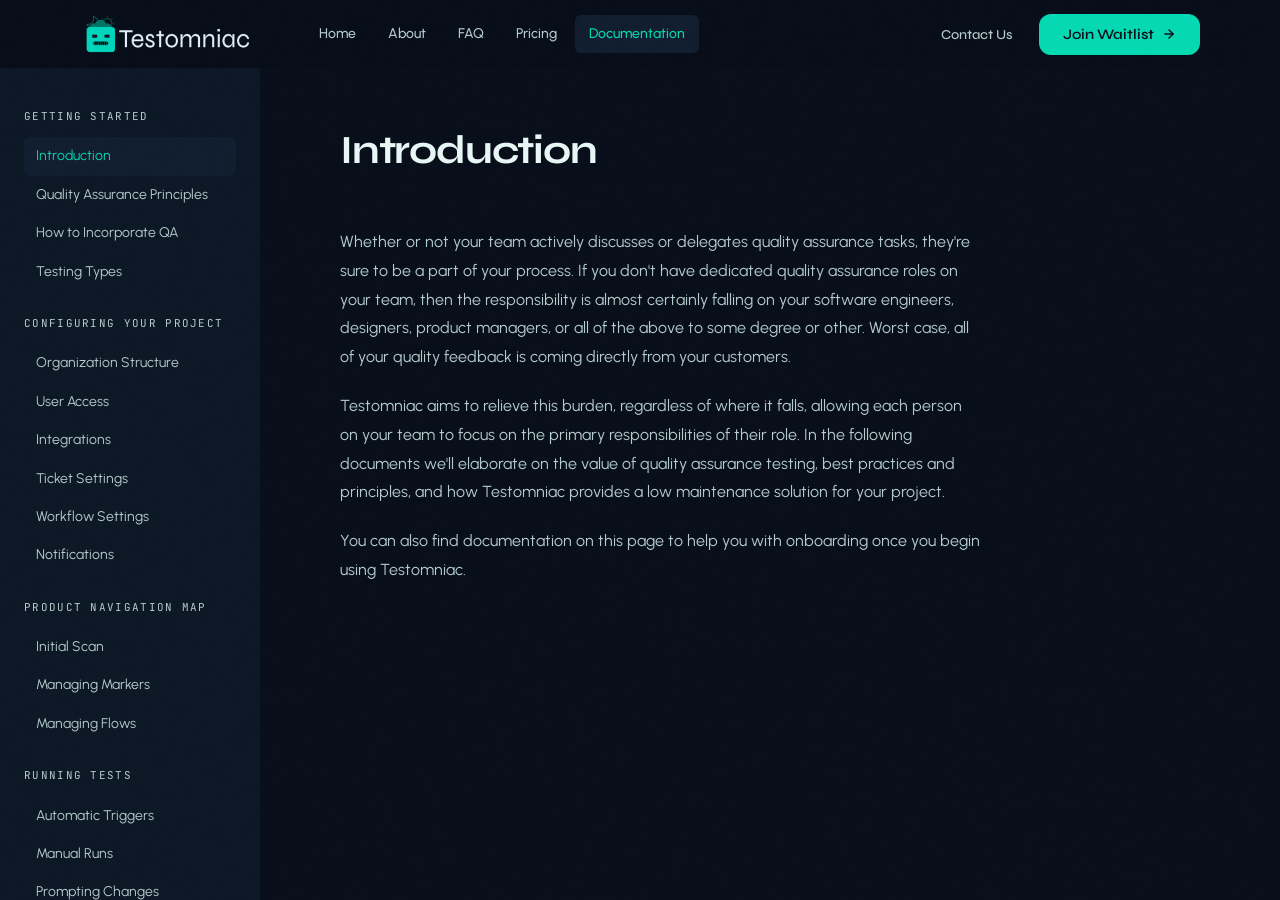
<file: testomniac/docs.html>
﻿<!DOCTYPE html>
<html lang="en">
<head>
  <meta charset="UTF-8" />
  <meta name="viewport" content="width=device-width, initial-scale=1.0" />
  <title>Documentation | Testomniac</title>
  <meta name="description" content="Testomniac documentation: learn how to set up, configure, and get the most out of AI-driven test automation." />
  <link rel="canonical" href="https://testomniac.com/docs" />
  <!-- Open Graph -->
  <meta property="og:type" content="website" />
  <meta property="og:site_name" content="Testomniac" />
  <meta property="og:title" content="Documentation | Testomniac" />
  <meta property="og:description" content="Testomniac documentation: learn how to set up, configure, and get the most out of AI-driven test automation." />
  <meta property="og:url" content="https://testomniac.com/docs" />
  <meta property="og:image" content="https://testomniac.com/assets/images/og-default.png" />
  <meta property="og:image:width" content="1200" />
  <meta property="og:image:height" content="630" />
  <!-- Twitter Card -->
  <meta name="twitter:card" content="summary_large_image" />
  <meta name="twitter:title" content="Documentation | Testomniac" />
  <meta name="twitter:description" content="Testomniac documentation: learn how to set up, configure, and get the most out of AI-driven test automation." />
  <meta name="twitter:image" content="https://testomniac.com/assets/images/og-default.png" />
  <meta name="theme-color" content="#00D5B8" />
  <!-- Google Fonts -->
  <link rel="preconnect" href="https://fonts.googleapis.com" />
  <link rel="preconnect" href="https://fonts.gstatic.com" crossorigin />
  <link rel="stylesheet" href="https://fonts.googleapis.com/css2?family=Syne:wght@400;500;600;700;800&family=Urbanist:ital,wght@0,300;0,400;0,500;0,600;1,300;1,400&family=JetBrains+Mono:wght@400;500&display=swap" />
  <link rel="stylesheet" href="assets/css/styles.css" />
  <link rel="icon" type="image/png" sizes="32x32" href="assets/images/favicon-32x32.PNG" />
  <link rel="icon" type="image/png" sizes="16x16" href="assets/images/favicon-16x16.PNG" />
  <link rel="apple-touch-icon" sizes="256x256" href="assets/images/logo-mark.PNG" />
  <style>
    .coming-soon {
      padding: 48px 0;
    }
    .coming-soon-icon {
      font-size: 2rem;
      margin-bottom: 20px;
    }
    .coming-soon h2 {
      font-size: 2rem;
      font-weight: 700;
      letter-spacing: -0.03em;
      margin-bottom: 16px;
    }
    .coming-soon p {
      font-size: 1rem;
      color: var(--text-secondary);
      line-height: 1.7;
      max-width: 480px;
    }
  </style>
  <script type="application/ld+json">
  {
    "@context": "https://schema.org",
    "@graph": [
      {
        "@type": "BreadcrumbList",
        "itemListElement": [
          {
            "@type": "ListItem",
            "position": 1,
            "name": "Home",
            "item": "https://testomniac.com/"
          },
          {
            "@type": "ListItem",
            "position": 2,
            "name": "Documentation",
            "item": "https://testomniac.com/docs"
          }
        ]
      },
      {
        "@type": "TechArticle",
        "name": "Testomniac Documentation",
        "description": "Setup guides and reference docs for Testomniac — AI-driven test automation.",
        "publisher": {
          "@type": "Organization",
          "name": "Testomniac",
          "url": "https://testomniac.com/"
        }
      }
    ]
  }
  </script>
</head>
<body>

  <!-- ── NAV (top bar only, docs layout handles sidebar) ── -->
  <nav class="nav scrolled" id="nav" style="position: fixed;">
    <div class="nav-inner">
      <a href="/testomniac/" class="nav-logo">
        <img src="assets/images/logo-horizontal.PNG" alt="Testomniac" width="177" height="42" />
      </a>
      <div class="nav-links">
        <a href="/testomniac/" class="nav-link">Home</a>
        <a href="/testomniac/about" class="nav-link">About</a>
        <a href="/testomniac/faq" class="nav-link">FAQ</a>
        <a href="/testomniac/pricing" class="nav-link">Pricing</a>
        <a href="/testomniac/docs" class="nav-link active">Documentation</a>
      </div>
      <div class="nav-actions">
        <button class="btn btn-ghost" id="contactBtn">Contact Us</button>
        <button class="btn btn-primary" onclick="document.getElementById('waitlistModal').classList.add('open')">
          Join Waitlist
          <svg width="14" height="14" viewBox="0 0 24 24" fill="none" stroke="currentColor" stroke-width="2.5" stroke-linecap="round" stroke-linejoin="round"><path d="M5 12h14"/><path d="m12 5 7 7-7 7"/></svg>
        </button>
      </div>

      <button class="nav-hamburger" id="navHamburger" aria-label="Toggle menu" aria-expanded="false">
        <span></span>
        <span></span>
        <span></span>
      </button>
    </div>
  </nav>

  <div class="nav-mobile-menu" id="navMobileMenu">
      <a href="/testomniac/" class="nav-link">Home</a>
      <a href="/testomniac/about" class="nav-link">About</a>
      <a href="/testomniac/faq" class="nav-link">FAQ</a>
      <a href="/testomniac/pricing" class="nav-link">Pricing</a>
      <a href="/testomniac/docs" class="nav-link active">Documentation</a>
      <div class="nav-actions">
        <button class="btn btn-ghost" id="contactBtnMobile">Contact Us</button>
        <button class="btn btn-primary" onclick="document.getElementById('waitlistModal').classList.add('open')">
          Join Waitlist
          <svg width="14" height="14" viewBox="0 0 24 24" fill="none" stroke="currentColor" stroke-width="2.5" stroke-linecap="round" stroke-linejoin="round"><path d="M5 12h14"/><path d="m12 5 7 7-7 7"/></svg>
        </button>
      </div>
  </div>

  <!-- ── DOCS LAYOUT ── -->
  <div class="docs-layout">

    <!-- Sidebar -->
    <aside class="docs-sidebar" id="docsSidebar">
      <button class="docs-sidebar-toggle" id="docsSidebarToggle" aria-expanded="true" aria-controls="docsNavList">
        <span class="docs-sidebar-toggle-label" id="docsSidebarLabel">Introduction</span>
        <svg width="14" height="14" viewBox="0 0 24 24" fill="none" stroke="currentColor" stroke-width="2.5" stroke-linecap="round" stroke-linejoin="round"><path d="M6 9l6 6 6-6"/></svg>
      </button>
      <nav id="docsNavList">
        <div class="docs-nav-label">Getting Started</div>
        <a class="docs-nav-item active" onclick="showDoc('intro', this)">Introduction</a>
        <a class="docs-nav-item" onclick="showDoc('qa-principles', this)">Quality Assurance Principles</a>
        <a class="docs-nav-item" onclick="showDoc('incorporate-qa', this)">How to Incorporate QA</a>
        <a class="docs-nav-item" onclick="showDoc('testing-types', this)">Testing Types</a>

        <div class="docs-nav-label">Configuring Your Project</div>
        <a class="docs-nav-item" onclick="showDoc('org-structure', this)">Organization Structure</a>
        <a class="docs-nav-item" onclick="showDoc('user-access', this)">User Access</a>
        <a class="docs-nav-item" onclick="showDoc('integrations', this)">Integrations</a>
        <a class="docs-nav-item" onclick="showDoc('ticket-settings', this)">Ticket Settings</a>
        <a class="docs-nav-item" onclick="showDoc('workflow-settings', this)">Workflow Settings</a>
        <a class="docs-nav-item" onclick="showDoc('notifications', this)">Notifications</a>

        <div class="docs-nav-label">Product Navigation Map</div>
        <a class="docs-nav-item" onclick="showDoc('initial-scan', this)">Initial Scan</a>
        <a class="docs-nav-item" onclick="showDoc('managing-markers', this)">Managing Markers</a>
        <a class="docs-nav-item" onclick="showDoc('managing-flows', this)">Managing Flows</a>

        <div class="docs-nav-label">Running Tests</div>
        <a class="docs-nav-item" onclick="showDoc('auto-triggers', this)">Automatic Triggers</a>
        <a class="docs-nav-item" onclick="showDoc('manual-runs', this)">Manual Runs</a>
        <a class="docs-nav-item" onclick="showDoc('prompting-changes', this)">Prompting Changes</a>
      </nav>
    </aside>

    <!-- Main content -->
    <main class="docs-content" id="docsMain">
      <h1 style="position:absolute;width:1px;height:1px;padding:0;margin:-1px;overflow:hidden;clip:rect(0,0,0,0);white-space:nowrap;border:0;">Documentation</h1>

      <!-- ── GETTING STARTED ── -->

      <!-- INTRODUCTION -->
      <article id="doc-intro" class="doc-article">
        <h2>Introduction</h2>
        <p>Whether or not your team actively discusses or delegates quality assurance tasks, they're sure to be a part of your process. If you don't have dedicated quality assurance roles on your team, then the responsibility is almost certainly falling on your software engineers, designers, product managers, or all of the above to some degree or other. Worst case, all of your quality feedback is coming directly from your customers.</p>
        <p>Testomniac aims to relieve this burden, regardless of where it falls, allowing each person on your team to focus on the primary responsibilities of their role. In the following documents we'll elaborate on the value of quality assurance testing, best practices and principles, and how Testomniac provides a low maintenance solution for your project.</p>
        <p>You can also find documentation on this page to help you with onboarding once you begin using Testomniac.</p>
      </article>

      <!-- QUALITY ASSURANCE PRINCIPLES -->
      <article id="doc-qa-principles" class="doc-article" style="display:none;">
        <h2>Quality Assurance Principles</h2>
        <p>Quality assurance is a specialized field, one that is systematic and user oriented. This is not to say that members of your team do not have the right attitude or skills to do quality assurance testing, but ultimately it isn't their primary focus and that tends to introduce risk and gaps in coverage.</p>
        <p>A natural conclusion that many teams come to when it comes to safeguarding the end user quality of a product when there are not dedicated QA team members to assign to the task is to have software engineers own building out and maintaining QA automation. There's nothing inherently wrong with this approach, though it naturally conflicts with the core responsibilities of a software engineer: it's both inefficient and disregards the specialized nature of quality assurance processes.</p>
        <p>First and foremost, quality assurance should be oriented around the end user experience. A software engineer should be allowed to focus primarily on delivering what was in the spec, making sure that it works as expected, and is built in an extensible way. Quality assurance practices should be focused not only on whether something works as expected, but also whether or not it is a good user experience. Quality assurance is at its best when it functions as a "second set of eyes", offering a different perspective from the person building something or even the person who envisioned or planned it.</p>
        <p>There's nuance to this, to be sure, but where Testomniac can step in to fill this gap or take the load off of your team is to focus on the bigger picture. Your team can keep their sights on delivering new features while Testomniac covers your bases when it comes to how the new feature fits into the broader product. With a deep understanding of your product user flows and features, dedicated quality assurance can catch if anything changes in an unexpected way or if a side effect crops up seemingly completely disconnected from a new feature.</p>
        <p>One of the biggest benefits of inserting a dedicated quality assurance function and steps into your workflow is mitigating as best as possible the chance that an unsightly issue that maybe could have easily been caught sneaks into production and is experienced by users. The people building the new features should be able to focus on the quality of the code and UI that's being added or modified without then needing to worry about the overall user experience of the entire product.</p>
      </article>

      <!-- HOW TO INCORPORATE QA -->
      <article id="doc-incorporate-qa" class="doc-article" style="display:none;">
        <h2>How to Incorporate QA</h2>
        <p>When introducing quality assurance as a function or role on your team, the first thing you'll want to be sure of is that there's a deep, comprehensive understanding of your product, from a user perspective. What's less important is an understanding of how the product works behind the scenes, instead the goal is to experience the product as a user does, this being the best way to uncover issues that a typical user might encounter.</p>
        <p>In a traditional organization that has dedicated quality assurance roles, a QA analyst would, in simple terms, perform two main functions: verification and regression testing. We'll elaborate in the next section how Testomniac defines the types of testing that it carries out on your behalf, but for now we'll focus on the industry standards.</p>
        <p>Verification in this context refers to the process of running through a change after it has been finalized by a software engineer and doing two things: 1) double checking that what was delivered meets the expectations of the specification, or simply put, "does it work" 2) running through ancillary validations, or the less obvious aspects of quality. To elaborate on the less obvious aspects of quality may mean things like: does this make sense? Are there less common or obvious ways to interact with this and do those work? Does this change impact other systems or nearby user experiences? This is the part of the process that introduces the highest risk of slowing down the process, but the upside is that this effectively front loads what otherwise might be churn later on fixing production issues.</p>
        <p>Regression testing in this context refers to the process of running through a checklist, or suite of predefined tests. Checklists are a tried and true process, tedious to be sure, but they safeguard against complacency and ensure that no part of your product is ignored for long stretches of time. A regression is when something that worked in a previous build or version of the app stops working, or a bug that was fixed previously crops up again. Regression testing aims to root out issues of this type by running through the core flows of your product, interacting not just with new features but existing ones. This type of testing catches the most nefarious of issues: the ones that you would never expect and are likely to miss.</p>
        <p>When we seek to incorporate quality assurance into our processes, these are the primary areas we are likely to get the most value from: a second set of eyes immediately after a new feature or feature update is deemed ready and a user experience checklist runthrough ahead of a production release.</p>
      </article>

      <!-- TESTING TYPES -->
      <article id="doc-testing-types" class="doc-article" style="display:none;">
        <h2>Testing Types</h2>
        <p>In the above section we defined "verification" and "regression testing" in industry terms. Here we'll elaborate on how Testomniac performs this type of coverage and our specific terminology.</p>
        <p>"Ticket testing" is where Testomniac is inserted into your process to perform verification type testing when a change is submitted by a software engineer as "ready". Depending on your team's process, this may be signaled by a ticket in your tracking software being marked a certain status, which is tied back to a pull request in your source control system, or it may simply be the status of a pull request itself. Testomniac picks up the status signals you define for tickets or pull requests, performs testing based on the details provided in ticket and pull request, reports any issues if there are any, and adds tests to the test library based on the new changes if called for. As is the case with a dedicated quality assurance analyst, Testomniac will leave comments on tickets and/or pull requests and update statuses depending on the results of its testing.</p>
        <p>"Regression testing" for Testomniac specifically means running through the full suite of tests for the most comprehensive coverage of your product. Although Testomniac tests are built to be fast, this is an operation that isn't meant to be run frequently and instead is done either as a pre release operation or at regular set intervals throughout the week or month, or both. This type of testing is ideal for catching issues that may slip through the cracks, not being obvious at a glance or in parts of the app your team doesn't interact with as much. Without this type of testing, the overall quality of your product can drift in significant ways over time, with little issues compounding and eroding the overall user experience.</p>
        <p>"Sanity testing" is a form of regression testing, with a narrower focus. This type of testing zeroes in on the "core flow" or most critical parts of your product's user experience. Sanity testing can be performed ahead of merges into your main branch, offering quick feedback if there's a critical issue that slipped in with the changes. Testing in this way catches what, honestly speaking, could be your more embarrassing misses or trivial mistakes that end up having the most expensive consequences.</p>
        <p>At Testomniac, we offer all of the above types of coverage with minimal input from yourself or others on your team, catered to your own particular way of doing things.</p>
      </article>

      <!-- ── CONFIGURING YOUR PROJECT ── -->

      <!-- ORGANIZATION STRUCTURE -->
      <article id="doc-org-structure" class="doc-article" style="display:none;">
        <div class="coming-soon">
          <div class="coming-soon-icon">🚧</div>
          <h2>Organization Structure</h2>
          <p>This article is coming soon.</p>
        </div>
      </article>

      <!-- USER ACCESS -->
      <article id="doc-user-access" class="doc-article" style="display:none;">
        <div class="coming-soon">
          <div class="coming-soon-icon">🚧</div>
          <h2>User Access</h2>
          <p>This article is coming soon.</p>
        </div>
      </article>

      <!-- INTEGRATIONS -->
      <article id="doc-integrations" class="doc-article" style="display:none;">
        <div class="coming-soon">
          <div class="coming-soon-icon">🚧</div>
          <h2>Integrations</h2>
          <p>This article is coming soon.</p>
        </div>
      </article>

      <!-- TICKET SETTINGS -->
      <article id="doc-ticket-settings" class="doc-article" style="display:none;">
        <div class="coming-soon">
          <div class="coming-soon-icon">🚧</div>
          <h2>Ticket Settings</h2>
          <p>This article is coming soon.</p>
        </div>
      </article>

      <!-- WORKFLOW SETTINGS -->
      <article id="doc-workflow-settings" class="doc-article" style="display:none;">
        <div class="coming-soon">
          <div class="coming-soon-icon">🚧</div>
          <h2>Workflow Settings</h2>
          <p>This article is coming soon.</p>
        </div>
      </article>

      <!-- NOTIFICATIONS -->
      <article id="doc-notifications" class="doc-article" style="display:none;">
        <div class="coming-soon">
          <div class="coming-soon-icon">🚧</div>
          <h2>Notifications</h2>
          <p>This article is coming soon.</p>
        </div>
      </article>

      <!-- ── PRODUCT NAVIGATION MAP ── -->

      <!-- INITIAL SCAN -->
      <article id="doc-initial-scan" class="doc-article" style="display:none;">
        <div class="coming-soon">
          <div class="coming-soon-icon">🚧</div>
          <h2>Initial Scan</h2>
          <p>This article is coming soon.</p>
        </div>
      </article>

      <!-- MANAGING MARKERS -->
      <article id="doc-managing-markers" class="doc-article" style="display:none;">
        <div class="coming-soon">
          <div class="coming-soon-icon">🚧</div>
          <h2>Managing Markers</h2>
          <p>This article is coming soon.</p>
        </div>
      </article>

      <!-- MANAGING FLOWS -->
      <article id="doc-managing-flows" class="doc-article" style="display:none;">
        <div class="coming-soon">
          <div class="coming-soon-icon">🚧</div>
          <h2>Managing Flows</h2>
          <p>This article is coming soon.</p>
        </div>
      </article>

      <!-- ── RUNNING TESTS ── -->

      <!-- AUTOMATIC TRIGGERS -->
      <article id="doc-auto-triggers" class="doc-article" style="display:none;">
        <div class="coming-soon">
          <div class="coming-soon-icon">🚧</div>
          <h2>Automatic Triggers</h2>
          <p>This article is coming soon.</p>
        </div>
      </article>

      <!-- MANUAL RUNS -->
      <article id="doc-manual-runs" class="doc-article" style="display:none;">
        <div class="coming-soon">
          <div class="coming-soon-icon">🚧</div>
          <h2>Manual Runs</h2>
          <p>This article is coming soon.</p>
        </div>
      </article>

      <!-- PROMPTING CHANGES -->
      <article id="doc-prompting-changes" class="doc-article" style="display:none;">
        <div class="coming-soon">
          <div class="coming-soon-icon">🚧</div>
          <h2>Prompting Changes</h2>
          <p>This article is coming soon.</p>
        </div>
      </article>

    </main>
  </div>

  <!-- ── WAITLIST MODAL ── -->
  <div class="modal-overlay" id="waitlistModal" onclick="if(event.target===this)this.classList.remove('open')">
    <div class="modal">
      <button class="modal-close" onclick="document.getElementById('waitlistModal').classList.remove('open')">
        <svg width="14" height="14" viewBox="0 0 24 24" fill="none" stroke="currentColor" stroke-width="2.5" stroke-linecap="round" stroke-linejoin="round"><path d="M18 6L6 18M6 6l12 12"/></svg>
      </button>
      <h2>Join the waitlist</h2>
      <p>Be the first to know when Testomniac launches. We'll email you as soon as it's your turn.</p>
      <form id="waitlistModalForm" onsubmit="handleWaitlistModalSubmit(event)">
        <div class="form-group">
          <label class="form-label">Work Email</label>
          <input class="form-input" type="email" id="waitlistModalEmail" placeholder="you@company.com" required autocomplete="email" />
        </div>
        <button type="submit" class="btn btn-primary" id="waitlistModalBtn" style="width:100%;justify-content:center;padding:14px;">
          Join Waitlist
          <svg width="14" height="14" viewBox="0 0 24 24" fill="none" stroke="currentColor" stroke-width="2.5" stroke-linecap="round" stroke-linejoin="round"><path d="M5 12h14"/><path d="m12 5 7 7-7 7"/></svg>
        </button>
        <p id="waitlistModalNote" style="margin-top:12px;font-size:0.82rem;color:var(--text-muted);text-align:center;">No spam, ever. We'll only email you when it's your turn.</p>
      </form>
    </div>
  </div>

  <!-- ── CONTACT MODAL ── -->
  <div class="modal-overlay" id="contactModal" onclick="if(event.target===this)this.classList.remove('open')">
    <div class="modal">
      <button class="modal-close" onclick="document.getElementById('contactModal').classList.remove('open')">
        <svg width="14" height="14" viewBox="0 0 24 24" fill="none" stroke="currentColor" stroke-width="2.5" stroke-linecap="round" stroke-linejoin="round"><path d="M18 6L6 18M6 6l12 12"/></svg>
      </button>
      <h2>Get in touch</h2>
      <p>Have questions or want to book a demo? Drop us a message and we'll get back to you within one business day.</p>
      <form onsubmit="handleContactSubmit(event)">
        <div class="form-group">
          <label class="form-label">Name</label>
          <input class="form-input" type="text" placeholder="Your name" required />
        </div>
        <div class="form-group">
          <label class="form-label">Work Email</label>
          <input class="form-input" type="email" placeholder="you@company.com" required />
        </div>
        <div class="form-group">
          <label class="form-label">Message</label>
          <textarea class="form-textarea" placeholder="Tell us about your team and what you're trying to solve..."></textarea>
        </div>
        <button type="submit" class="btn btn-primary" style="width:100%;justify-content:center;padding:14px;">Send Message</button>
      </form>
    </div>
  </div>

  <script>
    const nav = document.getElementById('nav');

    const hamburger = document.getElementById('navHamburger');
    const mobileMenu = document.getElementById('navMobileMenu');
    function closeMenu() {
      mobileMenu.classList.remove('open');
      hamburger.classList.remove('open');
      hamburger.setAttribute('aria-expanded', 'false');
      document.body.style.overflow = '';
    }
    hamburger.addEventListener('click', () => {
      const isOpen = mobileMenu.classList.toggle('open');
      hamburger.classList.toggle('open', isOpen);
      hamburger.setAttribute('aria-expanded', isOpen);
      document.body.style.overflow = isOpen ? 'hidden' : '';
    });
    document.addEventListener('click', (e) => {
      if (!nav.contains(e.target) && !mobileMenu.contains(e.target)) closeMenu();
    });

    document.getElementById('contactBtn').addEventListener('click', () => {
      document.getElementById('contactModal').classList.add('open');
    });
    document.getElementById('contactBtnMobile').addEventListener('click', () => {
      closeMenu();
      document.getElementById('contactModal').classList.add('open');
    });

    // Docs sidebar mobile toggle
    document.getElementById('docsSidebarToggle').addEventListener('click', () => {
      const navList = document.getElementById('docsNavList');
      const toggle = document.getElementById('docsSidebarToggle');
      const isOpen = navList.classList.toggle('open');
      toggle.setAttribute('aria-expanded', isOpen);
    });

    function showDoc(id, el) {
      document.querySelectorAll('.doc-article').forEach(a => a.style.display = 'none');
      document.querySelectorAll('.docs-nav-item').forEach(a => a.classList.remove('active'));
      const target = document.getElementById('doc-' + id);
      if (target) { target.style.display = ''; }
      const activeEl = el || event.target;
      activeEl.classList.add('active');
      // Update mobile toggle label and collapse nav
      const label = activeEl.textContent.trim();
      document.getElementById('docsSidebarLabel').textContent = label;
      if (window.innerWidth <= 860) {
        document.getElementById('docsNavList').classList.remove('open');
        document.getElementById('docsSidebarToggle').setAttribute('aria-expanded', 'false');
      }
      document.querySelector('.docs-content').scrollTop = 0;
    }

    const CONTACT_SCRIPT_URL = 'https://script.google.com/macros/s/AKfycbyXzJZ5gbW5r1H9szl65f6JHSD1RyoXXGji9F8ihd3mTV03wail9RsGm91kexh235OA/exec';

    function handleContactSubmit(e) {
      e.preventDefault();
      const form = e.target;
      const btn = form.querySelector('[type="submit"]');
      const name = form.querySelector('input[type="text"]').value.trim();
      const email = form.querySelector('input[type="email"]').value.trim();
      const message = form.querySelector('textarea').value.trim();
      btn.disabled = true;
      btn.textContent = 'Sending…';
      fetch(CONTACT_SCRIPT_URL, {
        method: 'POST',
        mode: 'no-cors',
        headers: { 'Content-Type': 'application/json' },
        body: JSON.stringify({ name, email, message, timestamp: new Date().toISOString() }),
      })
        .then(() => {
          btn.textContent = '✓ Message sent!';
          btn.style.background = 'var(--bg-raised)';
          btn.style.color = 'var(--teal)';
          btn.style.border = '1px solid var(--teal-border)';
          setTimeout(() => {
            document.getElementById('contactModal').classList.remove('open');
            btn.textContent = 'Send Message';
            btn.disabled = false;
            btn.style = '';
            form.reset();
          }, 2000);
        })
        .catch(() => {
          btn.disabled = false;
          btn.textContent = 'Send Message';
        });
    }

    const WAITLIST_SCRIPT_URL = 'https://script.google.com/macros/s/AKfycbyJtXv22IEhjFHSg4Wggp2NQJkKIGDdHIGhjP_LXQkWXkBOuHy2VPWItnwjmaatQWT1/exec';

    function handleWaitlistModalSubmit(e) {
      e.preventDefault();
      const email = document.getElementById('waitlistModalEmail').value.trim();
      const btn = document.getElementById('waitlistModalBtn');
      const note = document.getElementById('waitlistModalNote');
      if (!email) return;
      btn.disabled = true;
      btn.innerHTML = 'Submitting…';
      fetch(WAITLIST_SCRIPT_URL, {
        method: 'POST',
        mode: 'no-cors',
        headers: { 'Content-Type': 'application/json' },
        body: JSON.stringify({ email, timestamp: new Date().toISOString() }),
      })
        .then(() => {
          btn.innerHTML = "✓ You're on the list!";
          btn.style.background = 'var(--bg-raised)';
          btn.style.color = 'var(--teal)';
          btn.style.border = '1px solid var(--teal-border)';
          note.textContent = "We'll be in touch soon.";
          note.style.color = 'var(--teal)';
          document.getElementById('waitlistModalEmail').disabled = true;
        })
        .catch(() => {
          btn.disabled = false;
          btn.innerHTML = 'Join Waitlist <svg width="14" height="14" viewBox="0 0 24 24" fill="none" stroke="currentColor" stroke-width="2.5" stroke-linecap="round" stroke-linejoin="round"><path d="M5 12h14"/><path d="m12 5 7 7-7 7"/></svg>';
          note.textContent = 'Something went wrong. Please try again.';
          note.style.color = '#ff6b6b';
        });
    }
  </script>
  <script src="scripts/grain.js"></script>
</body>
</html>
</file>
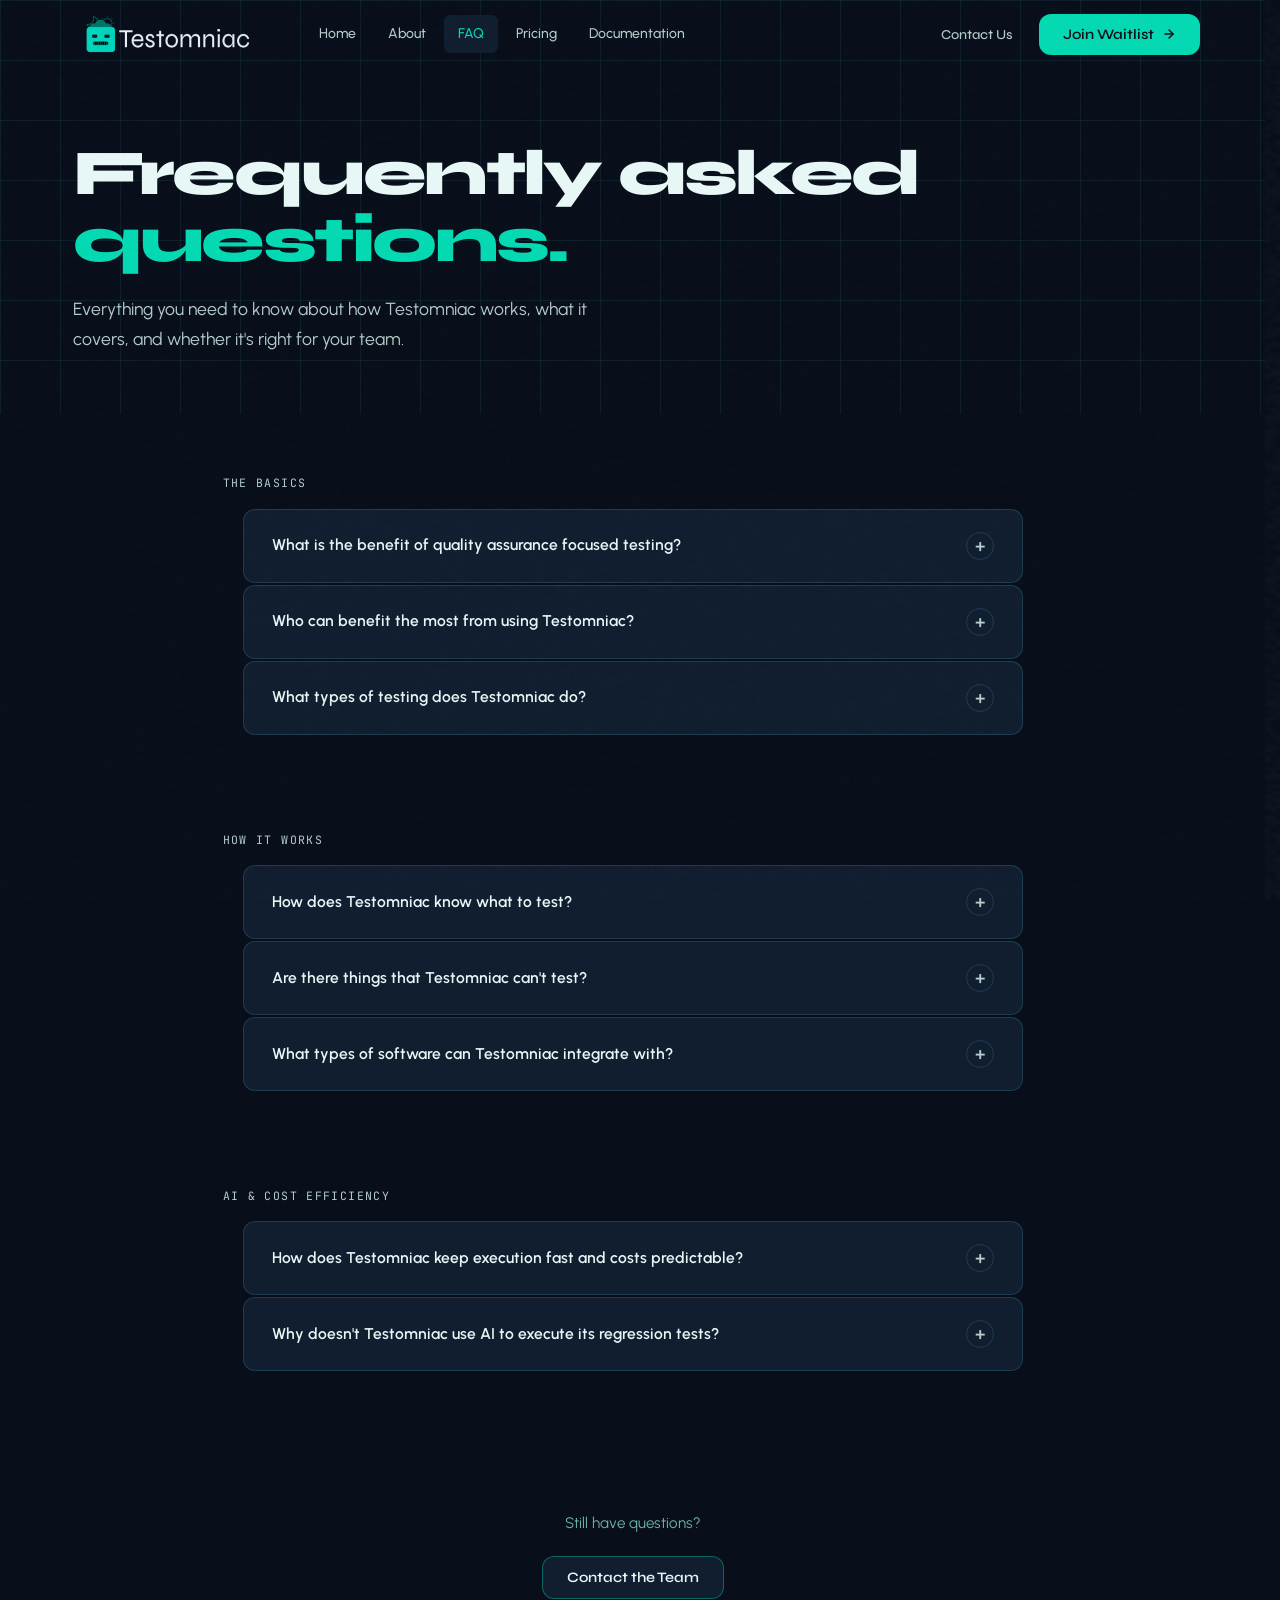
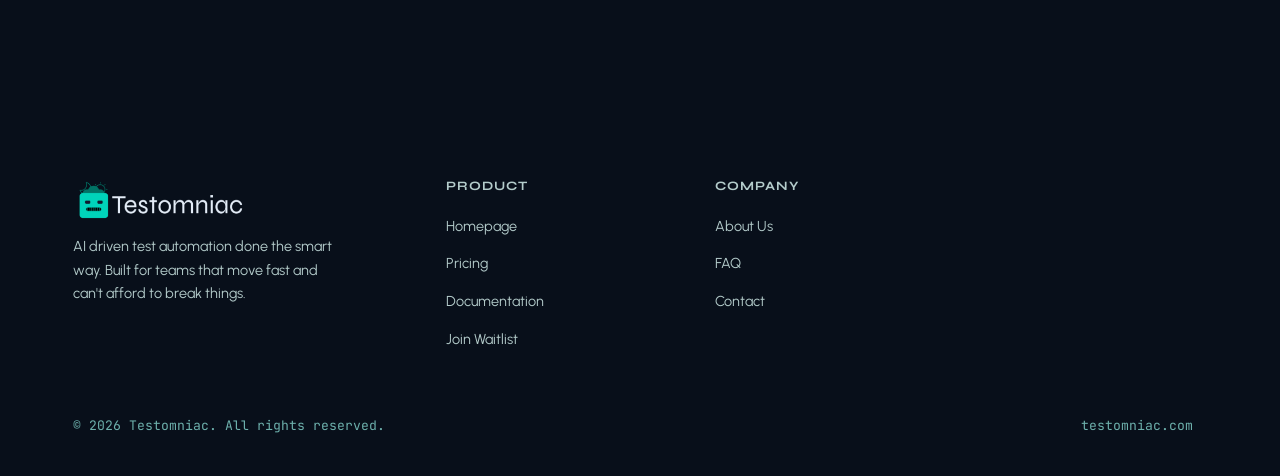
<file: testomniac/faq.html>
﻿<!DOCTYPE html>
<html lang="en">
<head>
  <meta charset="UTF-8" />
  <meta name="viewport" content="width=device-width, initial-scale=1.0" />
  <title>FAQ | Testomniac</title>
  <meta name="description" content="Frequently asked questions about Testomniac: how it works, what it tests, and how its architecture keeps execution fast and costs predictable. Have more questions? Our team is a message away." />
  <link rel="canonical" href="https://testomniac.com/faq" />
  <!-- Open Graph -->
  <meta property="og:type" content="website" />
  <meta property="og:site_name" content="Testomniac" />
  <meta property="og:title" content="FAQ | Testomniac" />
  <meta property="og:description" content="Frequently asked questions about Testomniac: how it works, what it tests, and how its architecture keeps execution fast and costs predictable. Have more questions? Our team is a message away." />
  <meta property="og:url" content="https://testomniac.com/faq" />
  <meta property="og:image" content="https://testomniac.com/assets/images/og-default.png" />
  <meta property="og:image:width" content="1200" />
  <meta property="og:image:height" content="630" />
  <!-- Twitter Card -->
  <meta name="twitter:card" content="summary_large_image" />
  <meta name="twitter:title" content="FAQ | Testomniac" />
  <meta name="twitter:description" content="Frequently asked questions about Testomniac: how it works, what it tests, and how its architecture keeps execution fast and costs predictable. Have more questions? Our team is a message away." />
  <meta name="twitter:image" content="https://testomniac.com/assets/images/og-default.png" />
  <meta name="theme-color" content="#00D5B8" />
  <!-- Google Fonts -->
  <link rel="preconnect" href="https://fonts.googleapis.com" />
  <link rel="preconnect" href="https://fonts.gstatic.com" crossorigin />
  <link rel="stylesheet" href="https://fonts.googleapis.com/css2?family=Syne:wght@400;500;600;700;800&family=Urbanist:ital,wght@0,300;0,400;0,500;0,600;1,300;1,400&family=JetBrains+Mono:wght@400;500&display=swap" />
  <link rel="stylesheet" href="assets/css/styles.css" />
  <link rel="icon" type="image/png" sizes="32x32" href="assets/images/favicon-32x32.PNG" />
  <link rel="icon" type="image/png" sizes="16x16" href="assets/images/favicon-16x16.PNG" />
  <link rel="apple-touch-icon" sizes="256x256" href="assets/images/logo-mark.PNG" />
  <script type="application/ld+json">
  {
    "@context": "https://schema.org",
    "@type": "BreadcrumbList",
    "itemListElement": [
      { "@type": "ListItem", "position": 1, "name": "Home", "item": "https://testomniac.com/" },
      { "@type": "ListItem", "position": 2, "name": "FAQ", "item": "https://testomniac.com/faq" }
    ]
  }
  </script>
  <script type="application/ld+json">
  {
    "@context": "https://schema.org",
    "@type": "FAQPage",
    "mainEntity": [
      {
        "@type": "Question",
        "name": "What is the benefit of quality assurance focused testing?",
        "acceptedAnswer": {
          "@type": "Answer",
          "text": "QA-focused testing is specifically designed to mirror how a real user interacts with software, prioritizing the end-user experience over the underlying code logic. Unlike traditional unit or integration tests that verify internal code behaviors, QA-focused tests identify usability issues, broken user flows, and UI regressions that directly affect your users. This makes it an essential layer of your testing strategy, especially as AI-generated code becomes more prevalent and the surface area for unexpected behaviors expands."
        }
      },
      {
        "@type": "Question",
        "name": "Who can benefit the most from using Testomniac?",
        "acceptedAnswer": {
          "@type": "Answer",
          "text": "Testomniac is ideal for software engineering teams that are using AI coding agents (like Cursor, Copilot, or Claude) to accelerate development and need a reliable way to catch regressions without dedicated QA headcount. It's especially valuable for early-stage startups, fast-moving product teams, and any engineering organization where the cost of usability regressions is high but dedicated QA resources are limited."
        }
      },
      {
        "@type": "Question",
        "name": "What types of testing does Testomniac do?",
        "acceptedAnswer": {
          "@type": "Answer",
          "text": "Testomniac focuses on front-end, user-facing functional testing. This includes end-to-end workflow testing (simulating full user journeys), regression testing (catching changes that break existing functionality), and usability validation for key user flows like authentication, navigation, form submissions, and checkout sequences. It is not designed for unit testing, API testing, or performance/load testing."
        }
      },
      {
        "@type": "Question",
        "name": "How does Testomniac know what to test?",
        "acceptedAnswer": {
          "@type": "Answer",
          "text": "On the initial scan, Testomniac uses AI to explore your application, map out its structure, and identify key user workflows. It then builds a test library around those workflows based on what it discovers. In subsequent runs, it leverages that stored knowledge base rather than re-exploring from scratch, saving time and reducing execution overhead while maintaining deep product context. You can also provide hints or context about your application to guide the initial discovery process."
        }
      },
      {
        "@type": "Question",
        "name": "Are there things that Testomniac can't test?",
        "acceptedAnswer": {
          "@type": "Answer",
          "text": "Yes. Testomniac is purpose-built for front-end, user-facing web application testing. It is not designed for backend API testing, unit testing, load/performance testing, or native mobile applications. It also requires that the application under test be accessible via a URL; it cannot test applications that require complex infrastructure setup or that run exclusively in private, non-routable network environments without additional configuration."
        }
      },
      {
        "@type": "Question",
        "name": "What types of software can Testomniac integrate with?",
        "acceptedAnswer": {
          "@type": "Answer",
          "text": "Testomniac integrates with the project management and source control tools your team already uses. Currently supported integrations include Jira, Linear, GitHub Issues, and GitHub. When Testomniac detects a regression or failure, it can automatically create and assign tickets in your chosen tool, complete with screenshots and reproduction steps, so nothing falls through the cracks."
        }
      },
      {
        "@type": "Question",
        "name": "How does Testomniac keep execution fast and costs predictable?",
        "acceptedAnswer": {
          "@type": "Answer",
          "text": "Testomniac uses a two-phase approach. In the first phase, AI explores your application and writes test scripts. In the second phase, those scripts run as traditional automated tests with no AI involvement. Daily and CI/CD-triggered regression runs complete quickly and without AI overhead. AI only comes back into the picture when new features appear or tests need updating after a significant product change. As AI pricing continues to evolve across the tooling landscape, this architectural separation means your costs stay predictable regardless of how underlying model pricing shifts industry-wide."
        }
      },
      {
        "@type": "Question",
        "name": "Why doesn't Testomniac use AI to execute its regression tests?",
        "acceptedAnswer": {
          "@type": "Answer",
          "text": "Because execution doesn't need it. Once a test has been written and validated, re-running it with AI adds cost and latency without adding value. Traditional test automation scripts are deterministic, fast, and cheap to run. By separating the intelligence layer (test creation) from the execution layer (test running), Testomniac gives you the benefits of AI-powered test authoring with the efficiency of conventional test runners. The result is a system that scales economically as your test suite grows."
        }
      }
    ]
  }
  </script>
</head>
<body>

  <!-- ── NAV ── -->
  <nav class="nav scrolled" id="nav">
    <div class="nav-inner">
      <a href="/testomniac/" class="nav-logo">
        <img src="assets/images/logo-horizontal.PNG" alt="Testomniac" width="177" height="42" />
      </a>
      <div class="nav-links">
        <a href="/testomniac/" class="nav-link">Home</a>
        <a href="/testomniac/about" class="nav-link">About</a>
        <a href="/testomniac/faq" class="nav-link active">FAQ</a>
        <a href="/testomniac/pricing" class="nav-link">Pricing</a>
        <a href="/testomniac/docs" class="nav-link">Documentation</a>
      </div>
      <div class="nav-actions">
        <button class="btn btn-ghost" id="contactBtn">Contact Us</button>
        <button class="btn btn-primary" onclick="document.getElementById('waitlistModal').classList.add('open')">
          Join Waitlist
          <svg width="14" height="14" viewBox="0 0 24 24" fill="none" stroke="currentColor" stroke-width="2.5" stroke-linecap="round" stroke-linejoin="round"><path d="M5 12h14"/><path d="m12 5 7 7-7 7"/></svg>
        </button>
      </div>

      <button class="nav-hamburger" id="navHamburger" aria-label="Toggle menu" aria-expanded="false">
        <span></span>
        <span></span>
        <span></span>
      </button>
    </div>
  </nav>

  <div class="nav-mobile-menu" id="navMobileMenu">
      <a href="/testomniac/" class="nav-link">Home</a>
      <a href="/testomniac/about" class="nav-link">About</a>
      <a href="/testomniac/faq" class="nav-link active">FAQ</a>
      <a href="/testomniac/pricing" class="nav-link">Pricing</a>
      <a href="/testomniac/docs" class="nav-link">Documentation</a>
      <div class="nav-actions">
        <button class="btn btn-ghost" id="contactBtnMobile">Contact Us</button>
        <button class="btn btn-primary" onclick="document.getElementById('waitlistModal').classList.add('open')">
          Join Waitlist
          <svg width="14" height="14" viewBox="0 0 24 24" fill="none" stroke="currentColor" stroke-width="2.5" stroke-linecap="round" stroke-linejoin="round"><path d="M5 12h14"/><path d="m12 5 7 7-7 7"/></svg>
        </button>
      </div>
  </div>

  <!-- ── PAGE HERO ── -->
  <section class="page-hero" style="padding-top: 140px; padding-bottom: 60px;">
    <div class="container">
      <h1 class="page-title reveal">
        Frequently asked<br />
        <span style="color: var(--teal);">questions.</span>
      </h1>
      <p class="page-sub reveal" style="transition-delay: 0.1s;">
        Everything you need to know about how Testomniac works, what it covers, and whether it's right for your team.
      </p>
    </div>
  </section>

  <!-- ── FAQ FULL ── -->
  <section style="padding-bottom: 120px;">
    <div class="container">
      <div class="faq-full" id="faqAll">

        <!-- Category: The Basics -->
        <div class="faq-category">The Basics</div>

        <div class="faq-list reveal">
          <div class="faq-item">
            <div class="faq-question" onclick="toggleFaq(this)">
              What is the benefit of quality assurance focused testing?
              <span class="faq-toggle">+</span>
            </div>
            <div class="faq-answer">
              <div class="faq-answer-inner">
                QA-focused testing is specifically designed to mirror how a real user interacts with software, prioritizing the end-user experience over the underlying code logic. Unlike traditional unit or integration tests that verify internal code behaviors, QA-focused tests identify usability issues, broken user flows, and UI regressions that directly affect your users. This makes it an essential layer of your testing strategy, especially as AI-generated code becomes more prevalent and the surface area for unexpected behaviors expands.
              </div>
            </div>
          </div>

          <div class="faq-item">
            <div class="faq-question" onclick="toggleFaq(this)">
              Who can benefit the most from using Testomniac?
              <span class="faq-toggle">+</span>
            </div>
            <div class="faq-answer">
              <div class="faq-answer-inner">
                Testomniac is ideal for software engineering teams that are using AI coding agents (like Cursor, Copilot, or Claude) to accelerate development and need a reliable way to catch regressions without dedicated QA headcount. It's especially valuable for early-stage startups, fast-moving product teams, and any engineering organization where the cost of usability regressions is high but dedicated QA resources are limited.
              </div>
            </div>
          </div>

          <div class="faq-item">
            <div class="faq-question" onclick="toggleFaq(this)">
              What types of testing does Testomniac do?
              <span class="faq-toggle">+</span>
            </div>
            <div class="faq-answer">
              <div class="faq-answer-inner">
                Testomniac focuses on front-end, user-facing functional testing. This includes end-to-end workflow testing (simulating full user journeys), regression testing (catching changes that break existing functionality),  and usability validation for key user flows like authentication, navigation, form submissions, and checkout sequences. It is not designed for unit testing, API testing, or performance/load testing.
              </div>
            </div>
          </div>
        </div>

        <!-- Category: How It Works -->
        <div class="faq-category" style="margin-top: 48px;">How It Works</div>

        <div class="faq-list reveal">
          <div class="faq-item">
            <div class="faq-question" onclick="toggleFaq(this)">
              How does Testomniac know what to test?
              <span class="faq-toggle">+</span>
            </div>
            <div class="faq-answer">
              <div class="faq-answer-inner">
                On the initial scan, Testomniac uses AI to explore your application, map out its structure, and identify key user workflows. It then builds a test library around those workflows based on what it discovers. In subsequent runs, it leverages that stored knowledge base rather than re-exploring from scratch, saving time and reducing execution overhead while maintaining deep product context. You can also provide hints or context about your application to guide the initial discovery process.
              </div>
            </div>
          </div>

          <div class="faq-item">
            <div class="faq-question" onclick="toggleFaq(this)">
              Are there things that Testomniac can't test?
              <span class="faq-toggle">+</span>
            </div>
            <div class="faq-answer">
              <div class="faq-answer-inner">
                Yes. Testomniac is purpose-built for front-end, user-facing web application testing. It is not designed for backend API testing, unit testing, load/performance testing, or native mobile applications. It also requires that the application under test be accessible via a URL; it cannot test applications that require complex infrastructure setup or that run exclusively in private, non-routable network environments without additional configuration.
              </div>
            </div>
          </div>

          <div class="faq-item">
            <div class="faq-question" onclick="toggleFaq(this)">
              What types of software can Testomniac integrate with?
              <span class="faq-toggle">+</span>
            </div>
            <div class="faq-answer">
              <div class="faq-answer-inner">
                Testomniac integrates with the project management and source control tools your team already uses. Currently supported integrations include <strong>Jira</strong>, <strong>Linear</strong>, <strong>GitHub Issues</strong>, and <strong>GitHub</strong>. When Testomniac detects a regression or failure, it can automatically create and assign tickets in your chosen tool, complete with screenshots and reproduction steps, so nothing falls through the cracks.
              </div>
            </div>
          </div>
        </div>

        <!-- Category: AI & Cost -->
        <div class="faq-category" style="margin-top: 48px;">AI & Cost Efficiency</div>

        <div class="faq-list reveal">
          <div class="faq-item">
            <div class="faq-question" onclick="toggleFaq(this)">
              How does Testomniac keep execution fast and costs predictable?
              <span class="faq-toggle">+</span>
            </div>
            <div class="faq-answer">
              <div class="faq-answer-inner">
                Testomniac uses a two-phase approach. In the first phase, AI explores your application and writes test scripts. In the second phase, those scripts run as traditional automated tests with no AI involvement. Daily and CI/CD-triggered regression runs complete quickly and without AI overhead. AI only comes back into the picture when new features appear or tests need updating after a significant product change. As AI pricing continues to evolve across the tooling landscape, this architectural separation means your costs stay predictable regardless of how underlying model pricing shifts industry-wide.
              </div>
            </div>
          </div>

          <div class="faq-item">
            <div class="faq-question" onclick="toggleFaq(this)">
              Why doesn't Testomniac use AI to execute its regression tests?
              <span class="faq-toggle">+</span>
            </div>
            <div class="faq-answer">
              <div class="faq-answer-inner">
                Because execution doesn't need it. Once a test has been written and validated, re-running it with AI adds cost and latency without adding value. Traditional test automation scripts are deterministic, fast, and cheap to run. By separating the intelligence layer (test creation) from the execution layer (test running), Testomniac gives you the benefits of AI-powered test authoring with the efficiency of conventional test runners. The result is a system that scales economically as your test suite grows.
              </div>
            </div>
          </div>
        </div>

      </div>

      <!-- CTA block -->
      <div style="max-width: 820px; margin: 0 auto; padding-top: 60px; text-align: center;">
        <p style="color: var(--text-muted); font-size: 0.95rem; margin-bottom: 20px;">Still have questions?</p>
        <button class="btn btn-secondary" onclick="document.getElementById('contactModal').classList.add('open')">
          Contact the Team
        </button>
      </div>
    </div>
  </section>

  <!-- ── FOOTER ── -->
  <footer>
    <div class="footer-inner">
      <div class="footer-brand">
        <a href="/testomniac/" class="nav-logo">
          <img src="assets/images/logo-horizontal.PNG" alt="Testomniac" width="177" height="42" />
        </a>
        <p>AI driven test automation done the smart way. Built for teams that move fast and can't afford to break things.</p>
      </div>
      <div class="footer-col">
        <h4>Product</h4>
        <ul>
          <li><a href="/testomniac/">Homepage</a></li>
          <li><a href="/testomniac/pricing">Pricing</a></li>
          <li><a href="/testomniac/docs">Documentation</a></li>
          <li><a href="#" onclick="document.getElementById('waitlistModal').classList.add('open');return false;">Join Waitlist</a></li>
        </ul>
      </div>
      <div class="footer-col">
        <h4>Company</h4>
        <ul>
          <li><a href="/testomniac/about">About Us</a></li>
          <li><a href="/testomniac/faq">FAQ</a></li>
          <li><a href="#" onclick="document.getElementById('contactModal').classList.add('open');return false;">Contact</a></li>
        </ul>
      </div>
    </div>
    <div class="footer-bottom">
      <p>© 2026 Testomniac. All rights reserved.</p>
      <p>testomniac.com</p>
    </div>
  </footer>

  <!-- ── WAITLIST MODAL ── -->
  <div class="modal-overlay" id="waitlistModal" onclick="if(event.target===this)this.classList.remove('open')">
    <div class="modal">
      <button class="modal-close" onclick="document.getElementById('waitlistModal').classList.remove('open')">
        <svg width="14" height="14" viewBox="0 0 24 24" fill="none" stroke="currentColor" stroke-width="2.5" stroke-linecap="round" stroke-linejoin="round"><path d="M18 6L6 18M6 6l12 12"/></svg>
      </button>
      <h2>Join the waitlist</h2>
      <p>Be the first to know when Testomniac launches. We'll email you as soon as it's your turn.</p>
      <form id="waitlistModalForm" onsubmit="handleWaitlistModalSubmit(event)">
        <div class="form-group">
          <label class="form-label">Work Email</label>
          <input class="form-input" type="email" id="waitlistModalEmail" placeholder="you@company.com" required autocomplete="email" />
        </div>
        <button type="submit" class="btn btn-primary" id="waitlistModalBtn" style="width:100%;justify-content:center;padding:14px;">
          Join Waitlist
          <svg width="14" height="14" viewBox="0 0 24 24" fill="none" stroke="currentColor" stroke-width="2.5" stroke-linecap="round" stroke-linejoin="round"><path d="M5 12h14"/><path d="m12 5 7 7-7 7"/></svg>
        </button>
        <p id="waitlistModalNote" style="margin-top:12px;font-size:0.82rem;color:var(--text-muted);text-align:center;">No spam, ever. We'll only email you when it's your turn.</p>
      </form>
    </div>
  </div>

  <!-- ── CONTACT MODAL ── -->
  <div class="modal-overlay" id="contactModal" onclick="if(event.target===this)this.classList.remove('open')">
    <div class="modal">
      <button class="modal-close" onclick="document.getElementById('contactModal').classList.remove('open')">
        <svg width="14" height="14" viewBox="0 0 24 24" fill="none" stroke="currentColor" stroke-width="2.5" stroke-linecap="round" stroke-linejoin="round"><path d="M18 6L6 18M6 6l12 12"/></svg>
      </button>
      <h2>Get in touch</h2>
      <p>Have questions or want to book a demo? Drop us a message and we'll get back to you within one business day.</p>
      <form onsubmit="handleContactSubmit(event)">
        <div class="form-group">
          <label class="form-label">Name</label>
          <input class="form-input" type="text" placeholder="Your name" required />
        </div>
        <div class="form-group">
          <label class="form-label">Work Email</label>
          <input class="form-input" type="email" placeholder="you@company.com" required />
        </div>
        <div class="form-group">
          <label class="form-label">Message</label>
          <textarea class="form-textarea" placeholder="Tell us about your team and what you're trying to solve..."></textarea>
        </div>
        <button type="submit" class="btn btn-primary" style="width:100%;justify-content:center;padding:14px;">Send Message</button>
      </form>
    </div>
  </div>

  <script>
    const nav = document.getElementById('nav');
    window.addEventListener('scroll', () => {
      nav.classList.toggle('scrolled', window.scrollY > 30);
    });

    const hamburger = document.getElementById('navHamburger');
    const mobileMenu = document.getElementById('navMobileMenu');
    function closeMenu() {
      mobileMenu.classList.remove('open');
      hamburger.classList.remove('open');
      hamburger.setAttribute('aria-expanded', 'false');
      document.body.style.overflow = '';
    }
    hamburger.addEventListener('click', () => {
      const isOpen = mobileMenu.classList.toggle('open');
      hamburger.classList.toggle('open', isOpen);
      hamburger.setAttribute('aria-expanded', isOpen);
      document.body.style.overflow = isOpen ? 'hidden' : '';
    });
    document.addEventListener('click', (e) => {
      if (!nav.contains(e.target) && !mobileMenu.contains(e.target)) closeMenu();
    });

    document.getElementById('contactBtn').addEventListener('click', () => {
      document.getElementById('contactModal').classList.add('open');
    });
    document.getElementById('contactBtnMobile').addEventListener('click', () => {
      closeMenu();
      document.getElementById('contactModal').classList.add('open');
    });

    function toggleFaq(el) {
      const item = el.closest('.faq-item');
      const isOpen = item.classList.contains('open');
      document.querySelectorAll('.faq-item.open').forEach(i => i.classList.remove('open'));
      if (!isOpen) item.classList.add('open');
    }

    const observer = new IntersectionObserver((entries) => {
      entries.forEach(entry => {
        if (entry.isIntersecting) entry.target.classList.add('visible');
      });
    }, { threshold: 0.08, rootMargin: '0px 0px -40px 0px' });

    document.querySelectorAll('.reveal, .reveal-stagger').forEach(el => observer.observe(el));

    const CONTACT_SCRIPT_URL = 'https://script.google.com/macros/s/AKfycbyXzJZ5gbW5r1H9szl65f6JHSD1RyoXXGji9F8ihd3mTV03wail9RsGm91kexh235OA/exec';

    function handleContactSubmit(e) {
      e.preventDefault();
      const form = e.target;
      const btn = form.querySelector('[type="submit"]');
      const name = form.querySelector('input[type="text"]').value.trim();
      const email = form.querySelector('input[type="email"]').value.trim();
      const message = form.querySelector('textarea').value.trim();
      btn.disabled = true;
      btn.textContent = 'Sending…';
      fetch(CONTACT_SCRIPT_URL, {
        method: 'POST',
        mode: 'no-cors',
        headers: { 'Content-Type': 'application/json' },
        body: JSON.stringify({ name, email, message, timestamp: new Date().toISOString() }),
      })
        .then(() => {
          btn.textContent = '✓ Message sent!';
          btn.style.background = 'var(--bg-raised)';
          btn.style.color = 'var(--teal)';
          btn.style.border = '1px solid var(--teal-border)';
          setTimeout(() => {
            document.getElementById('contactModal').classList.remove('open');
            btn.textContent = 'Send Message';
            btn.disabled = false;
            btn.style = '';
            form.reset();
          }, 2000);
        })
        .catch(() => {
          btn.disabled = false;
          btn.textContent = 'Send Message';
        });
    }

    const WAITLIST_SCRIPT_URL = 'https://script.google.com/macros/s/AKfycbyJtXv22IEhjFHSg4Wggp2NQJkKIGDdHIGhjP_LXQkWXkBOuHy2VPWItnwjmaatQWT1/exec';

    function handleWaitlistModalSubmit(e) {
      e.preventDefault();
      const email = document.getElementById('waitlistModalEmail').value.trim();
      const btn = document.getElementById('waitlistModalBtn');
      const note = document.getElementById('waitlistModalNote');
      if (!email) return;
      btn.disabled = true;
      btn.innerHTML = 'Submitting…';
      fetch(WAITLIST_SCRIPT_URL, {
        method: 'POST',
        mode: 'no-cors',
        headers: { 'Content-Type': 'application/json' },
        body: JSON.stringify({ email, timestamp: new Date().toISOString() }),
      })
        .then(() => {
          btn.innerHTML = "✓ You're on the list!";
          btn.style.background = 'var(--bg-raised)';
          btn.style.color = 'var(--teal)';
          btn.style.border = '1px solid var(--teal-border)';
          note.textContent = "We'll be in touch soon.";
          note.style.color = 'var(--teal)';
          document.getElementById('waitlistModalEmail').disabled = true;
        })
        .catch(() => {
          btn.disabled = false;
          btn.innerHTML = 'Join Waitlist <svg width="14" height="14" viewBox="0 0 24 24" fill="none" stroke="currentColor" stroke-width="2.5" stroke-linecap="round" stroke-linejoin="round"><path d="M5 12h14"/><path d="m12 5 7 7-7 7"/></svg>';
          note.textContent = 'Something went wrong. Please try again.';
          note.style.color = '#ff6b6b';
        });
    }
  </script>
  <script src="scripts/grain.js"></script>
</body>
</html>
</file>
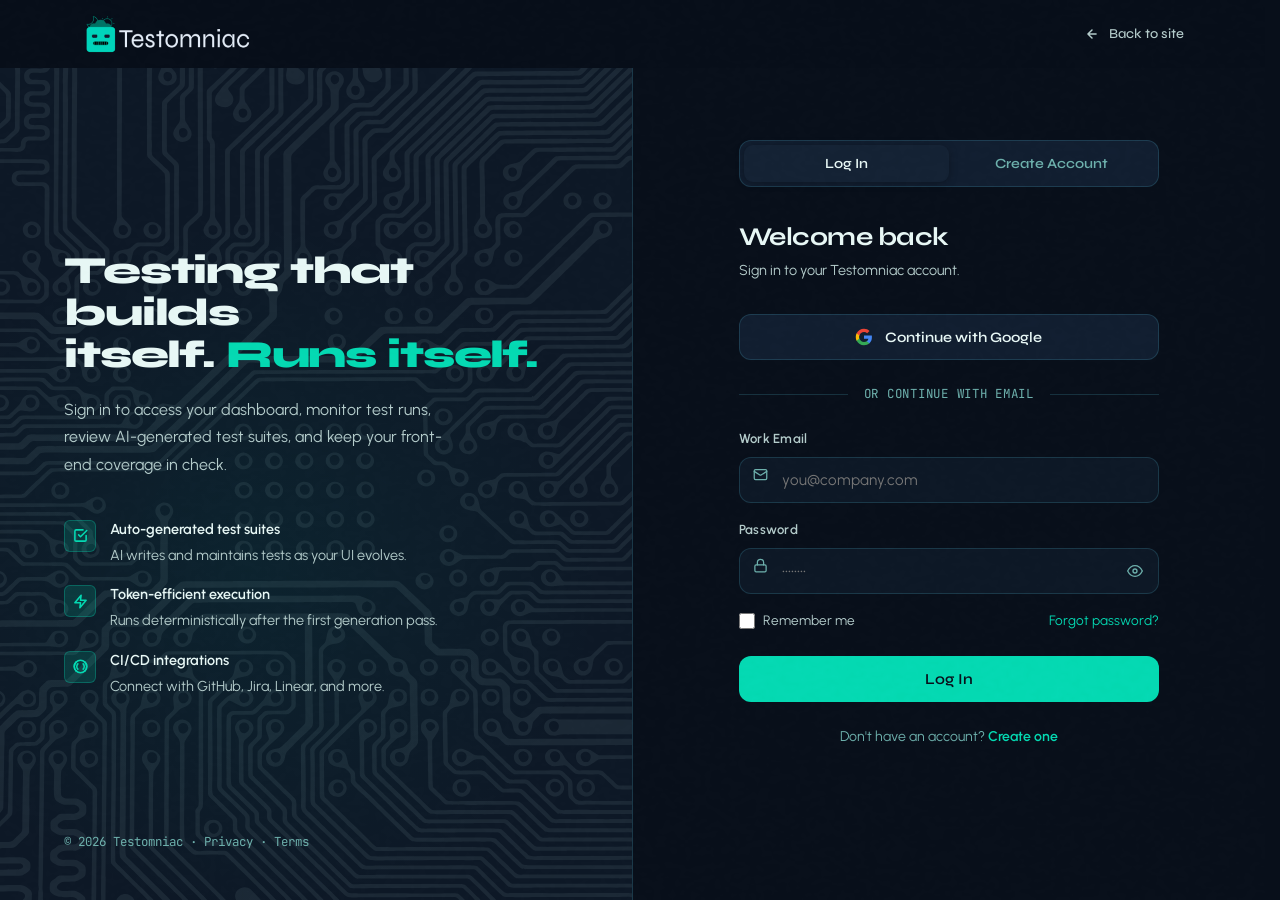
<file: testomniac/login.html>
﻿<!DOCTYPE html>
<html lang="en">
<head>
  <meta charset="UTF-8" />
  <meta name="viewport" content="width=device-width, initial-scale=1.0" />
  <title>Login | Testomniac</title>
  <meta name="description" content="Log in or create your Testomniac account to access AI-driven test automation." />
  <meta name="robots" content="noindex, nofollow" />
  <meta name="theme-color" content="#00D5B8" />
  <!-- Google Fonts -->
  <link rel="preconnect" href="https://fonts.googleapis.com" />
  <link rel="preconnect" href="https://fonts.gstatic.com" crossorigin />
  <link rel="stylesheet" href="https://fonts.googleapis.com/css2?family=Syne:wght@400;500;600;700;800&family=Urbanist:ital,wght@0,300;0,400;0,500;0,600;1,300;1,400&family=JetBrains+Mono:wght@400;500&display=swap" />
  <link rel="stylesheet" href="assets/css/styles.css" />
  <link rel="icon" type="image/png" sizes="32x32" href="assets/images/favicon-32x32.PNG" />
  <link rel="icon" type="image/png" sizes="16x16" href="assets/images/favicon-16x16.PNG" />
  <link rel="apple-touch-icon" sizes="256x256" href="assets/images/logo-mark.PNG" />
  <style>
    /* ─── AUTH PAGE LAYOUT ─── */
    .auth-page {
      min-height: 100vh;
      display: grid;
      grid-template-columns: 1fr 1fr;
    }

    /* Left panel — branding */
    .auth-panel-left {
      background: var(--bg-base);
      border-right: 1px solid var(--border);
      display: flex;
      flex-direction: column;
      padding: 48px 64px;
      position: relative;
      overflow: hidden;
    }

    .auth-panel-left::before {
      content: '';
      position: absolute;
      inset: 0;
      background: url('assets/images/circuit.svg') center / cover no-repeat;
      filter: brightness(0) invert(1) sepia(1) saturate(3) hue-rotate(130deg);
      opacity: 0.07;
      pointer-events: none;
    }

    .auth-panel-left::after {
      content: '';
      position: absolute;
      inset: 0;
      background: radial-gradient(ellipse 80% 60% at 40% 60%, rgba(0, 213, 184, 0.06) 0%, transparent 70%);
      pointer-events: none;
    }

    .auth-panel-copy {
      position: relative;
      z-index: 2;
      padding: 48px 0;
      flex: 1;
      display: flex;
      flex-direction: column;
      justify-content: center;
    }

    .auth-panel-copy h2 {
      font-size: clamp(1.8rem, 3vw, 2.6rem);
      font-weight: 800;
      letter-spacing: -0.03em;
      line-height: 1.1;
      margin-bottom: 20px;
    }

    .auth-panel-copy p {
      font-size: 1rem;
      color: var(--text-secondary);
      line-height: 1.7;
      max-width: 380px;
    }

    .auth-feature-list {
      margin-top: 40px;
      display: flex;
      flex-direction: column;
      gap: 16px;
    }

    .auth-feature-item {
      display: flex;
      align-items: flex-start;
      gap: 14px;
    }

    .auth-feature-icon {
      width: 32px;
      height: 32px;
      border-radius: var(--radius-sm);
      background: var(--teal-glow);
      border: 1px solid var(--teal-border);
      display: flex;
      align-items: center;
      justify-content: center;
      flex-shrink: 0;
      margin-top: 2px;
    }

    .auth-feature-icon svg {
      color: var(--teal);
    }

    .auth-feature-item p {
      font-size: 0.9rem;
      color: var(--text-secondary);
      margin: 0;
      padding: 0;
    }

    .auth-feature-item strong {
      display: block;
      font-size: 0.9rem;
      font-weight: 600;
      color: var(--text-primary);
      margin-bottom: 2px;
    }

    .auth-panel-footer {
      position: relative;
      z-index: 2;
      font-size: 0.78rem;
      color: var(--text-muted);
      font-family: var(--font-mono);
    }

    /* Right panel — form */
    .auth-panel-right {
      background: var(--bg-void);
      display: flex;
      align-items: flex-start;
      justify-content: center;
      padding: 72px 64px 64px;
    }

    .auth-form-wrap {
      width: 100%;
      max-width: 420px;
    }

    /* Tab switcher (Login / Create Account) */
    .auth-tabs {
      display: flex;
      background: var(--bg-surface);
      border: 1px solid var(--border);
      border-radius: var(--radius-md);
      padding: 4px;
      margin-bottom: 36px;
    }

    .auth-tab {
      flex: 1;
      padding: 10px 16px;
      text-align: center;
      border-radius: calc(var(--radius-md) - 3px);
      font-family: var(--font-display);
      font-size: 0.875rem;
      font-weight: 600;
      cursor: pointer;
      border: none;
      background: transparent;
      color: var(--text-muted);
      transition: var(--transition);
    }

    .auth-tab.active {
      background: var(--bg-raised);
      color: var(--text-primary);
      box-shadow: 0 1px 8px rgba(0, 0, 0, 0.3);
    }

    .auth-tab:hover:not(.active) {
      color: var(--text-secondary);
    }

    /* Form panels */
    .auth-panel {
      display: none;
    }

    .auth-panel.active {
      display: block;
    }

    .auth-form-title {
      font-size: 1.6rem;
      font-weight: 700;
      letter-spacing: -0.02em;
      margin-bottom: 8px;
    }

    .auth-form-subtitle {
      font-size: 0.9rem;
      color: var(--text-secondary);
      margin-bottom: 32px;
      line-height: 1.6;
    }

    /* Social auth buttons */
    .auth-social {
      display: flex;
      flex-direction: column;
      gap: 10px;
      margin-bottom: 24px;
    }

    .btn-social {
      display: flex;
      align-items: center;
      justify-content: center;
      gap: 12px;
      width: 100%;
      padding: 13px 20px;
      border-radius: var(--radius-md);
      border: 1px solid var(--border);
      background: var(--bg-surface);
      color: var(--text-primary);
      font-family: var(--font-display);
      font-size: 0.9rem;
      font-weight: 600;
      cursor: pointer;
      transition: var(--transition);
    }

    .btn-social:hover {
      border-color: var(--border-hover);
      background: var(--bg-raised);
      transform: translateY(-1px);
    }

    .btn-social svg {
      flex-shrink: 0;
    }

    /* Divider */
    .auth-divider {
      display: flex;
      align-items: center;
      gap: 16px;
      margin-bottom: 24px;
      color: var(--text-muted);
      font-size: 0.78rem;
      font-family: var(--font-mono);
      letter-spacing: 0.06em;
      text-transform: uppercase;
    }

    .auth-divider::before,
    .auth-divider::after {
      content: '';
      flex: 1;
      height: 1px;
      background: var(--border);
    }

    /* Input with optional icon prefix */
    .auth-input-wrap {
      position: relative;
      margin-bottom: 16px;
    }

    .auth-input-wrap .form-label {
      display: block;
      font-size: 0.82rem;
      font-weight: 600;
      color: var(--text-secondary);
      margin-bottom: 8px;
      letter-spacing: 0.02em;
    }

    .auth-input-icon {
      position: absolute;
      left: 14px;
      bottom: 14px;
      color: var(--text-muted);
      pointer-events: none;
      transition: var(--transition);
    }

    .auth-input-wrap:focus-within .auth-input-icon {
      color: var(--teal);
    }

    .auth-input-wrap .form-input {
      padding-left: 42px;
    }

    /* Password toggle */
    .auth-pw-toggle {
      position: absolute;
      right: 14px;
      bottom: 13px;
      background: none;
      border: none;
      cursor: pointer;
      color: var(--text-muted);
      padding: 2px;
      display: flex;
      align-items: center;
      transition: var(--transition);
    }

    .auth-pw-toggle:hover {
      color: var(--text-primary);
    }

    /* Form footer row */
    .auth-form-row {
      display: flex;
      align-items: center;
      justify-content: space-between;
      margin-bottom: 24px;
    }

    .auth-remember {
      display: flex;
      align-items: center;
      gap: 8px;
      font-size: 0.85rem;
      color: var(--text-secondary);
      cursor: pointer;
    }

    .auth-remember input[type="checkbox"] {
      width: 16px;
      height: 16px;
      accent-color: var(--teal);
      cursor: pointer;
    }

    .auth-forgot {
      font-size: 0.85rem;
      color: var(--teal);
      transition: var(--transition);
    }

    .auth-forgot:hover {
      color: #00EDD0;
      text-decoration: underline;
    }

    /* Submit button */
    .btn-auth-submit {
      width: 100%;
      justify-content: center;
      padding: 14px 24px;
      font-size: 0.95rem;
      border-radius: var(--radius-md);
      position: relative;
      overflow: hidden;
    }

    .btn-auth-submit .btn-spinner {
      display: none;
      width: 18px;
      height: 18px;
      border: 2px solid rgba(6,12,25,0.3);
      border-top-color: var(--bg-void);
      border-radius: 50%;
      animation: spin 0.7s linear infinite;
    }

    .btn-auth-submit.loading .btn-label { display: none; }
    .btn-auth-submit.loading .btn-spinner { display: inline-block; }

    @keyframes spin {
      to { transform: rotate(360deg); }
    }

    /* Password strength */
    .pw-strength {
      margin-top: 8px;
      margin-bottom: 16px;
    }

    .pw-strength-bar {
      display: flex;
      gap: 4px;
      margin-bottom: 6px;
    }

    .pw-strength-bar span {
      flex: 1;
      height: 3px;
      border-radius: 2px;
      background: var(--bg-raised);
      transition: background 0.3s ease;
    }

    .pw-strength-bar span.filled-weak   { background: #ff5757; }
    .pw-strength-bar span.filled-fair   { background: #ffaa00; }
    .pw-strength-bar span.filled-good   { background: var(--blue); }
    .pw-strength-bar span.filled-strong { background: var(--teal); }

    .pw-strength-label {
      font-size: 0.75rem;
      font-family: var(--font-mono);
      color: var(--text-muted);
    }

    /* TOS row */
    .auth-tos {
      display: flex;
      align-items: flex-start;
      gap: 10px;
      margin-bottom: 24px;
      font-size: 0.82rem;
      color: var(--text-secondary);
      line-height: 1.5;
    }

    .auth-tos input[type="checkbox"] {
      width: 15px;
      height: 15px;
      margin-top: 2px;
      flex-shrink: 0;
      accent-color: var(--teal);
      cursor: pointer;
    }

    .auth-tos a {
      color: var(--teal);
    }

    .auth-tos a:hover {
      text-decoration: underline;
    }

    /* Switch mode link */
    .auth-switch {
      text-align: center;
      margin-top: 24px;
      font-size: 0.88rem;
      color: var(--text-muted);
    }

    .auth-switch button {
      background: none;
      border: none;
      color: var(--teal);
      cursor: pointer;
      font-size: inherit;
      font-family: inherit;
      font-weight: 600;
      transition: var(--transition);
      padding: 0;
    }

    .auth-switch button:hover {
      color: #00EDD0;
      text-decoration: underline;
    }

    /* Success / error states */
    .auth-message {
      display: none;
      padding: 12px 16px;
      border-radius: var(--radius-md);
      font-size: 0.875rem;
      margin-bottom: 20px;
      border: 1px solid;
      animation: fadeSlideIn 0.3s ease;
    }

    .auth-message.error {
      display: flex;
      align-items: flex-start;
      gap: 10px;
      background: rgba(255, 87, 87, 0.06);
      border-color: rgba(255, 87, 87, 0.25);
      color: #ff8a8a;
    }

    .auth-message.success {
      display: flex;
      align-items: flex-start;
      gap: 10px;
      background: rgba(0, 213, 184, 0.06);
      border-color: var(--teal-border);
      color: var(--teal);
    }

    @keyframes fadeSlideIn {
      from { opacity: 0; transform: translateY(-8px); }
      to   { opacity: 1; transform: translateY(0); }
    }

    /* Forgot password panel */
    #forgotPanel {
      display: none;
    }

    #forgotPanel.active {
      display: block;
    }

    /* ─── RESPONSIVE ─── */
    @media (max-width: 860px) {
      .auth-page {
        grid-template-columns: 1fr;
      }
      .auth-panel-left {
        display: none;
      }
      .auth-panel-right {
        padding: 40px 24px;
        min-height: 100vh;
        align-items: flex-start;
        padding-top: 48px;
      }
      .auth-form-wrap {
        max-width: 100%;
      }
    }
  </style>
</head>
<body>

  <!-- Minimal top bar for back navigation -->
  <nav class="nav scrolled" id="nav" style="z-index: 300;">
    <div class="nav-inner">
      <a href="/testomniac/" class="nav-logo">
        <img src="assets/images/logo-horizontal.PNG" alt="Testomniac" width="177" height="42" />
      </a>
      <div style="margin-left: auto;">
        <a href="/testomniac/" class="btn btn-ghost" style="font-size:0.85rem;">
          <svg width="14" height="14" viewBox="0 0 24 24" fill="none" stroke="currentColor" stroke-width="2.5" stroke-linecap="round" stroke-linejoin="round" style="margin-right:2px;"><path d="M19 12H5M12 5l-7 7 7 7"/></svg>
          Back to site
        </a>
      </div>
    </div>
  </nav>

  <!-- ══════════════════════════════════════
       AUTH PAGE
  ══════════════════════════════════════ -->
  <div class="auth-page" style="margin-top: 68px; min-height: calc(100vh - 68px);">

    <!-- LEFT — Branding panel -->
    <div class="auth-panel-left">
      <div class="auth-panel-copy">
        <h2>
          Testing that builds<br />itself.
          <span style="color: var(--teal);">Runs itself.</span>
        </h2>
        <p>
          Sign in to access your dashboard, monitor test runs, review AI-generated test suites, and keep your front-end coverage in check.
        </p>

        <div class="auth-feature-list">
          <div class="auth-feature-item">
            <div class="auth-feature-icon">
              <svg width="15" height="15" viewBox="0 0 24 24" fill="none" stroke="currentColor" stroke-width="2.5" stroke-linecap="round" stroke-linejoin="round"><polyline points="9 11 12 14 22 4"/><path d="M21 12v7a2 2 0 01-2 2H5a2 2 0 01-2-2V5a2 2 0 012-2h11"/></polyline></svg>
            </div>
            <div>
              <strong>Auto-generated test suites</strong>
              <p>AI writes and maintains tests as your UI evolves.</p>
            </div>
          </div>
          <div class="auth-feature-item">
            <div class="auth-feature-icon">
              <svg width="15" height="15" viewBox="0 0 24 24" fill="none" stroke="currentColor" stroke-width="2.5" stroke-linecap="round" stroke-linejoin="round"><path d="M13 2L3 14h9l-1 8 10-12h-9l1-8z"/></svg>
            </div>
            <div>
              <strong>Token-efficient execution</strong>
              <p>Runs deterministically after the first generation pass.</p>
            </div>
          </div>
          <div class="auth-feature-item">
            <div class="auth-feature-icon">
              <svg width="15" height="15" viewBox="0 0 24 24" fill="none" stroke="currentColor" stroke-width="2.5" stroke-linecap="round" stroke-linejoin="round"><circle cx="12" cy="12" r="10"/><path d="M16.24 7.76a6 6 0 010 8.49m-8.48-.01a6 6 0 010-8.49m11.31-2.82a10 10 0 010 14.14m-14.14 0a10 10 0 010-14.14"/></svg>
            </div>
            <div>
              <strong>CI/CD integrations</strong>
              <p>Connect with GitHub, Jira, Linear, and more.</p>
            </div>
          </div>
        </div>
      </div>

      <div class="auth-panel-footer">
        © 2026 Testomniac · <a href="/testomniac/" style="color: inherit;">Privacy</a> · <a href="/testomniac/" style="color: inherit;">Terms</a>
      </div>
    </div>

    <!-- RIGHT — Auth forms -->
    <div class="auth-panel-right">
      <div class="auth-form-wrap">

        <!-- Tab switcher -->
        <div class="auth-tabs" id="authTabs">
          <button class="auth-tab active" data-tab="login" onclick="switchTab('login')">Log In</button>
          <button class="auth-tab" data-tab="signup" onclick="switchTab('signup')">Create Account</button>
        </div>

        <!-- ── LOGIN PANEL ── -->
        <div class="auth-panel active" id="panelLogin">
          <h1 class="auth-form-title">Welcome back</h1>
          <p class="auth-form-subtitle">Sign in to your Testomniac account.</p>

          <!-- Message area -->
          <div class="auth-message" id="loginMsg"></div>

          <!-- Google SSO -->
          <div class="auth-social">
            <button class="btn-social" onclick="handleGoogleAuth()">
              <!-- Google "G" logo -->
              <svg width="18" height="18" viewBox="0 0 24 24" fill="none" xmlns="http://www.w3.org/2000/svg">
                <path d="M22.56 12.25c0-.78-.07-1.53-.2-2.25H12v4.26h5.92c-.26 1.37-1.04 2.53-2.21 3.31v2.77h3.57c2.08-1.92 3.28-4.74 3.28-8.09z" fill="#4285F4"/>
                <path d="M12 23c2.97 0 5.46-.98 7.28-2.66l-3.57-2.77c-.98.66-2.23 1.06-3.71 1.06-2.86 0-5.29-1.93-6.16-4.53H2.18v2.84C3.99 20.53 7.7 23 12 23z" fill="#34A853"/>
                <path d="M5.84 14.09c-.22-.66-.35-1.36-.35-2.09s.13-1.43.35-2.09V7.07H2.18C1.43 8.55 1 10.22 1 12s.43 3.45 1.18 4.93l3.66-2.84z" fill="#FBBC05"/>
                <path d="M12 5.38c1.62 0 3.06.56 4.21 1.64l3.15-3.15C17.45 2.09 14.97 1 12 1 7.7 1 3.99 3.47 2.18 7.07l3.66 2.84c.87-2.6 3.3-4.53 6.16-4.53z" fill="#EA4335"/>
              </svg>
              Continue with Google
            </button>
          </div>

          <div class="auth-divider">or continue with email</div>

          <!-- Email / password form -->
          <form id="loginForm" onsubmit="handleLogin(event)" novalidate>
            <div class="auth-input-wrap">
              <label class="form-label" for="loginEmail">Work Email</label>
              <span class="auth-input-icon">
                <svg width="15" height="15" viewBox="0 0 24 24" fill="none" stroke="currentColor" stroke-width="2" stroke-linecap="round" stroke-linejoin="round"><rect x="2" y="4" width="20" height="16" rx="2"/><path d="m22 7-8.97 5.7a1.94 1.94 0 0 1-2.06 0L2 7"/></svg>
              </span>
              <input
                class="form-input"
                type="email"
                id="loginEmail"
                placeholder="you@company.com"
                autocomplete="email"
                required
              />
            </div>

            <div class="auth-input-wrap">
              <label class="form-label" for="loginPassword">Password</label>
              <span class="auth-input-icon">
                <svg width="15" height="15" viewBox="0 0 24 24" fill="none" stroke="currentColor" stroke-width="2" stroke-linecap="round" stroke-linejoin="round"><rect x="3" y="11" width="18" height="11" rx="2"/><path d="M7 11V7a5 5 0 0 1 10 0v4"/></svg>
              </span>
              <input
                class="form-input"
                type="password"
                id="loginPassword"
                placeholder="••••••••"
                autocomplete="current-password"
                required
              />
              <button type="button" class="auth-pw-toggle" onclick="togglePassword('loginPassword', this)" aria-label="Toggle password visibility">
                <svg width="16" height="16" viewBox="0 0 24 24" fill="none" stroke="currentColor" stroke-width="2" stroke-linecap="round" stroke-linejoin="round" class="eye-icon"><path d="M1 12s4-8 11-8 11 8 11 8-4 8-11 8-11-8-11-8z"/><circle cx="12" cy="12" r="3"/></svg>
              </button>
            </div>

            <div class="auth-form-row">
              <label class="auth-remember">
                <input type="checkbox" id="rememberMe" />
                Remember me
              </label>
              <a href="#" class="auth-forgot" onclick="showForgot(event)">Forgot password?</a>
            </div>

            <button type="submit" class="btn btn-primary btn-auth-submit" id="loginSubmitBtn">
              <span class="btn-label">Log In</span>
              <span class="btn-spinner"></span>
            </button>
          </form>

          <div class="auth-switch">
            Don't have an account?
            <button onclick="switchTab('signup')">Create one</button>
          </div>
        </div>

        <!-- ── FORGOT PASSWORD PANEL ── -->
        <div id="forgotPanel">
          <a href="#" onclick="hideForgot(event)" style="display:inline-flex;align-items:center;gap:6px;font-size:0.85rem;color:var(--text-muted);margin-bottom:28px;transition:var(--transition);" onmouseover="this.style.color='var(--text-primary)'" onmouseout="this.style.color='var(--text-muted)'">
            <svg width="14" height="14" viewBox="0 0 24 24" fill="none" stroke="currentColor" stroke-width="2.5" stroke-linecap="round" stroke-linejoin="round"><path d="M19 12H5M12 5l-7 7 7 7"/></svg>
            Back to login
          </a>
          <h1 class="auth-form-title">Reset your password</h1>
          <p class="auth-form-subtitle">Enter the email address on your account and we'll send you a reset link.</p>

          <div class="auth-message" id="forgotMsg"></div>

          <form id="forgotForm" onsubmit="handleForgot(event)" novalidate>
            <div class="auth-input-wrap">
              <label class="form-label" for="forgotEmail">Email Address</label>
              <span class="auth-input-icon">
                <svg width="15" height="15" viewBox="0 0 24 24" fill="none" stroke="currentColor" stroke-width="2" stroke-linecap="round" stroke-linejoin="round"><rect x="2" y="4" width="20" height="16" rx="2"/><path d="m22 7-8.97 5.7a1.94 1.94 0 0 1-2.06 0L2 7"/></svg>
              </span>
              <input
                class="form-input"
                type="email"
                id="forgotEmail"
                placeholder="you@company.com"
                autocomplete="email"
                required
              />
            </div>
            <button type="submit" class="btn btn-primary btn-auth-submit" id="forgotSubmitBtn">
              <span class="btn-label">Send Reset Link</span>
              <span class="btn-spinner"></span>
            </button>
          </form>
        </div>

        <!-- ── SIGN UP PANEL ── -->
        <div class="auth-panel" id="panelSignup">
          <h1 class="auth-form-title">Create your account</h1>
          <p class="auth-form-subtitle">Start automating your front-end tests in minutes.</p>

          <!-- Message area -->
          <div class="auth-message" id="signupMsg"></div>

          <!-- Google SSO -->
          <div class="auth-social">
            <button class="btn-social" onclick="handleGoogleAuth()">
              <svg width="18" height="18" viewBox="0 0 24 24" fill="none" xmlns="http://www.w3.org/2000/svg">
                <path d="M22.56 12.25c0-.78-.07-1.53-.2-2.25H12v4.26h5.92c-.26 1.37-1.04 2.53-2.21 3.31v2.77h3.57c2.08-1.92 3.28-4.74 3.28-8.09z" fill="#4285F4"/>
                <path d="M12 23c2.97 0 5.46-.98 7.28-2.66l-3.57-2.77c-.98.66-2.23 1.06-3.71 1.06-2.86 0-5.29-1.93-6.16-4.53H2.18v2.84C3.99 20.53 7.7 23 12 23z" fill="#34A853"/>
                <path d="M5.84 14.09c-.22-.66-.35-1.36-.35-2.09s.13-1.43.35-2.09V7.07H2.18C1.43 8.55 1 10.22 1 12s.43 3.45 1.18 4.93l3.66-2.84z" fill="#FBBC05"/>
                <path d="M12 5.38c1.62 0 3.06.56 4.21 1.64l3.15-3.15C17.45 2.09 14.97 1 12 1 7.7 1 3.99 3.47 2.18 7.07l3.66 2.84c.87-2.6 3.3-4.53 6.16-4.53z" fill="#EA4335"/>
              </svg>
              Sign up with Google
            </button>
          </div>

          <div class="auth-divider">or sign up with email</div>

          <form id="signupForm" onsubmit="handleSignup(event)" novalidate>
            <div style="display:grid;grid-template-columns:1fr 1fr;gap:12px;">
              <div class="auth-input-wrap" style="margin-bottom:0;">
                <label class="form-label" for="signupFirst">First Name</label>
                <span class="auth-input-icon">
                  <svg width="15" height="15" viewBox="0 0 24 24" fill="none" stroke="currentColor" stroke-width="2" stroke-linecap="round" stroke-linejoin="round"><path d="M20 21v-2a4 4 0 0 0-4-4H8a4 4 0 0 0-4 4v2"/><circle cx="12" cy="7" r="4"/></svg>
                </span>
                <input class="form-input" type="text" id="signupFirst" placeholder="Ada" autocomplete="given-name" required />
              </div>
              <div class="auth-input-wrap" style="margin-bottom:0;">
                <label class="form-label" for="signupLast">Last Name</label>
                <span class="auth-input-icon">
                  <svg width="15" height="15" viewBox="0 0 24 24" fill="none" stroke="currentColor" stroke-width="2" stroke-linecap="round" stroke-linejoin="round"><path d="M20 21v-2a4 4 0 0 0-4-4H8a4 4 0 0 0-4 4v2"/><circle cx="12" cy="7" r="4"/></svg>
                </span>
                <input class="form-input" type="text" id="signupLast" placeholder="Lovelace" autocomplete="family-name" required />
              </div>
            </div>

            <div class="auth-input-wrap" style="margin-top:16px;">
              <label class="form-label" for="signupEmail">Work Email</label>
              <span class="auth-input-icon">
                <svg width="15" height="15" viewBox="0 0 24 24" fill="none" stroke="currentColor" stroke-width="2" stroke-linecap="round" stroke-linejoin="round"><rect x="2" y="4" width="20" height="16" rx="2"/><path d="m22 7-8.97 5.7a1.94 1.94 0 0 1-2.06 0L2 7"/></svg>
              </span>
              <input
                class="form-input"
                type="email"
                id="signupEmail"
                placeholder="you@company.com"
                autocomplete="email"
                required
              />
            </div>

            <div class="auth-input-wrap">
              <label class="form-label" for="signupPassword">Password</label>
              <span class="auth-input-icon">
                <svg width="15" height="15" viewBox="0 0 24 24" fill="none" stroke="currentColor" stroke-width="2" stroke-linecap="round" stroke-linejoin="round"><rect x="3" y="11" width="18" height="11" rx="2"/><path d="M7 11V7a5 5 0 0 1 10 0v4"/></svg>
              </span>
              <input
                class="form-input"
                type="password"
                id="signupPassword"
                placeholder="Create a strong password"
                autocomplete="new-password"
                required
                oninput="updatePasswordStrength(this.value)"
              />
              <button type="button" class="auth-pw-toggle" onclick="togglePassword('signupPassword', this)" aria-label="Toggle password visibility">
                <svg width="16" height="16" viewBox="0 0 24 24" fill="none" stroke="currentColor" stroke-width="2" stroke-linecap="round" stroke-linejoin="round" class="eye-icon"><path d="M1 12s4-8 11-8 11 8 11 8-4 8-11 8-11-8-11-8z"/><circle cx="12" cy="12" r="3"/></svg>
              </button>
            </div>

            <!-- Password strength meter -->
            <div class="pw-strength" id="pwStrength" style="display:none;">
              <div class="pw-strength-bar" id="pwStrengthBar">
                <span></span><span></span><span></span><span></span>
              </div>
              <span class="pw-strength-label" id="pwStrengthLabel">—</span>
            </div>

            <label class="auth-tos">
              <input type="checkbox" id="tosCheck" required />
              I agree to Testomniac's <a href="#">Terms of Service</a> and <a href="#">Privacy Policy</a>
            </label>

            <button type="submit" class="btn btn-primary btn-auth-submit" id="signupSubmitBtn">
              <span class="btn-label">Create Account</span>
              <span class="btn-spinner"></span>
            </button>
          </form>

          <div class="auth-switch">
            Already have an account?
            <button onclick="switchTab('login')">Log in</button>
          </div>
        </div>

      </div>
    </div>
  </div>

  <script src="scripts/grain.js"></script>
  <script>
    // ── Nav scroll effect
    const nav = document.getElementById('nav');
    window.addEventListener('scroll', () => {
      nav.classList.toggle('scrolled', window.scrollY > 30);
    });

    // ── Tab switching
    function switchTab(tab) {
      // Hide forgot panel, show tab UI
      hideForgotSilent();

      document.querySelectorAll('.auth-tab').forEach(t => t.classList.toggle('active', t.dataset.tab === tab));
      document.querySelectorAll('.auth-panel').forEach(p => p.classList.remove('active'));
      document.getElementById('panel' + tab.charAt(0).toUpperCase() + tab.slice(1)).classList.add('active');

      // Clear messages
      clearMsg('loginMsg');
      clearMsg('signupMsg');
    }

    // ── Password visibility toggle
    function togglePassword(inputId, btn) {
      const input = document.getElementById(inputId);
      const isHidden = input.type === 'password';
      input.type = isHidden ? 'text' : 'password';
      btn.querySelector('.eye-icon').style.opacity = isHidden ? '0.4' : '1';
    }

    // ── Password strength
    function updatePasswordStrength(val) {
      const wrap = document.getElementById('pwStrength');
      const bar  = document.getElementById('pwStrengthBar');
      const lbl  = document.getElementById('pwStrengthLabel');

      if (!val) { wrap.style.display = 'none'; return; }
      wrap.style.display = 'block';

      let score = 0;
      if (val.length >= 8)  score++;
      if (/[A-Z]/.test(val)) score++;
      if (/[0-9]/.test(val)) score++;
      if (/[^A-Za-z0-9]/.test(val)) score++;

      const levels = ['weak', 'fair', 'good', 'strong'];
      const labels = ['Weak', 'Fair', 'Good', 'Strong'];
      const level  = levels[score - 1] || 'weak';

      bar.querySelectorAll('span').forEach((s, i) => {
        s.className = i < score ? `filled-${level}` : '';
      });
      lbl.textContent = `Strength: ${labels[score - 1] || 'Weak'}`;
      lbl.style.color = score >= 3 ? 'var(--teal)' : score === 2 ? '#ffaa00' : '#ff8a8a';
    }

    // ── Forgot password
    function showForgot(e) {
      e.preventDefault();
      document.querySelectorAll('.auth-panel').forEach(p => p.classList.remove('active'));
      document.getElementById('authTabs').style.display = 'none';
      document.getElementById('forgotPanel').style.display = 'block';
      clearMsg('forgotMsg');
    }

    function hideForgot(e) {
      e.preventDefault();
      hideForgotSilent();
      switchTab('login');
    }

    function hideForgotSilent() {
      document.getElementById('forgotPanel').style.display = 'none';
      document.getElementById('authTabs').style.display = 'flex';
    }

    // ── Message helpers
    function showMsg(id, type, text) {
      const el = document.getElementById(id);
      const icon = type === 'error'
        ? '<svg width="16" height="16" viewBox="0 0 24 24" fill="none" stroke="currentColor" stroke-width="2.5" stroke-linecap="round" stroke-linejoin="round" style="flex-shrink:0;margin-top:1px"><circle cx="12" cy="12" r="10"/><path d="M12 8v4m0 4h.01"/></svg>'
        : '<svg width="16" height="16" viewBox="0 0 24 24" fill="none" stroke="currentColor" stroke-width="2.5" stroke-linecap="round" stroke-linejoin="round" style="flex-shrink:0;margin-top:1px"><polyline points="20 6 9 17 4 12"/></svg>';
      el.className = `auth-message ${type}`;
      el.innerHTML = icon + '<span>' + text + '</span>';
    }

    function clearMsg(id) {
      const el = document.getElementById(id);
      el.className = 'auth-message';
      el.innerHTML = '';
    }

    // ── Loading state helpers
    function setLoading(btnId, state) {
      document.getElementById(btnId).classList.toggle('loading', state);
    }

    // ── Google Auth (mockup)
    function handleGoogleAuth() {
      // In production this triggers OAuth flow
      // For mockup: simulate redirect delay
      const btn = event.currentTarget;
      btn.disabled = true;
      btn.style.opacity = '0.6';
      btn.innerHTML = `
        <svg width="18" height="18" viewBox="0 0 24 24" style="animation:spin 0.7s linear infinite;">
          <circle cx="12" cy="12" r="10" stroke="var(--border)" stroke-width="2.5" fill="none"/>
          <path d="M12 2a10 10 0 0 1 10 10" stroke="var(--teal)" stroke-width="2.5" stroke-linecap="round" fill="none"/>
        </svg>
        Redirecting to Google…
      `;
      setTimeout(() => {
        btn.disabled = false;
        btn.style.opacity = '';
        // Reset to original — in production this would redirect
        const isSignup = btn.closest('#panelSignup') !== null;
        btn.innerHTML = `
          <svg width="18" height="18" viewBox="0 0 24 24" fill="none" xmlns="http://www.w3.org/2000/svg">
            <path d="M22.56 12.25c0-.78-.07-1.53-.2-2.25H12v4.26h5.92c-.26 1.37-1.04 2.53-2.21 3.31v2.77h3.57c2.08-1.92 3.28-4.74 3.28-8.09z" fill="#4285F4"/>
            <path d="M12 23c2.97 0 5.46-.98 7.28-2.66l-3.57-2.77c-.98.66-2.23 1.06-3.71 1.06-2.86 0-5.29-1.93-6.16-4.53H2.18v2.84C3.99 20.53 7.7 23 12 23z" fill="#34A853"/>
            <path d="M5.84 14.09c-.22-.66-.35-1.36-.35-2.09s.13-1.43.35-2.09V7.07H2.18C1.43 8.55 1 10.22 1 12s.43 3.45 1.18 4.93l3.66-2.84z" fill="#FBBC05"/>
            <path d="M12 5.38c1.62 0 3.06.56 4.21 1.64l3.15-3.15C17.45 2.09 14.97 1 12 1 7.7 1 3.99 3.47 2.18 7.07l3.66 2.84c.87-2.6 3.3-4.53 6.16-4.53z" fill="#EA4335"/>
          </svg>
          ${isSignup ? 'Sign up with Google' : 'Continue with Google'}
        `;
        showMsg(isSignup ? 'signupMsg' : 'loginMsg', 'error', 'Google authentication is not yet available in this demo environment.');
      }, 1800);
    }

    // ── Login submit
    function handleLogin(e) {
      e.preventDefault();
      clearMsg('loginMsg');
      const email = document.getElementById('loginEmail').value.trim();
      const password = document.getElementById('loginPassword').value;

      if (!email || !password) {
        showMsg('loginMsg', 'error', 'Please fill in all fields.');
        return;
      }

      setLoading('loginSubmitBtn', true);

      // Simulate API call
      setTimeout(() => {
        setLoading('loginSubmitBtn', false);
        // Demo: treat any email+password as "account not found" to show the flow
        showMsg('loginMsg', 'error', 'No account found with that email. <a href="#" onclick="switchTab(\'signup\');return false;" style="color:var(--teal);font-weight:600;">Create one?</a>');
      }, 1400);
    }

    // ── Signup submit
    function handleSignup(e) {
      e.preventDefault();
      clearMsg('signupMsg');

      const first    = document.getElementById('signupFirst').value.trim();
      const last     = document.getElementById('signupLast').value.trim();
      const email    = document.getElementById('signupEmail').value.trim();
      const password = document.getElementById('signupPassword').value;
      const tos      = document.getElementById('tosCheck').checked;

      if (!first || !last || !email || !password) {
        showMsg('signupMsg', 'error', 'Please fill in all fields.');
        return;
      }
      if (!tos) {
        showMsg('signupMsg', 'error', 'You must agree to the Terms of Service to continue.');
        return;
      }

      setLoading('signupSubmitBtn', true);

      // Simulate API call
      setTimeout(() => {
        setLoading('signupSubmitBtn', false);
        showMsg('signupMsg', 'success', `Account created! Check <strong>${email}</strong> for a verification link.`);
        document.getElementById('signupForm').reset();
        document.getElementById('pwStrength').style.display = 'none';
      }, 1600);
    }

    // ── Forgot password submit
    function handleForgot(e) {
      e.preventDefault();
      clearMsg('forgotMsg');
      const email = document.getElementById('forgotEmail').value.trim();

      if (!email) {
        showMsg('forgotMsg', 'error', 'Please enter your email address.');
        return;
      }

      setLoading('forgotSubmitBtn', true);

      setTimeout(() => {
        setLoading('forgotSubmitBtn', false);
        showMsg('forgotMsg', 'success', `If that address is on file, a reset link is on its way.`);
        document.getElementById('forgotForm').reset();
      }, 1400);
    }

    // Check for ?tab=signup in URL to pre-select tab
    const params = new URLSearchParams(window.location.search);
    if (params.get('tab') === 'signup') switchTab('signup');
  </script>
</body>
</html>
</file>
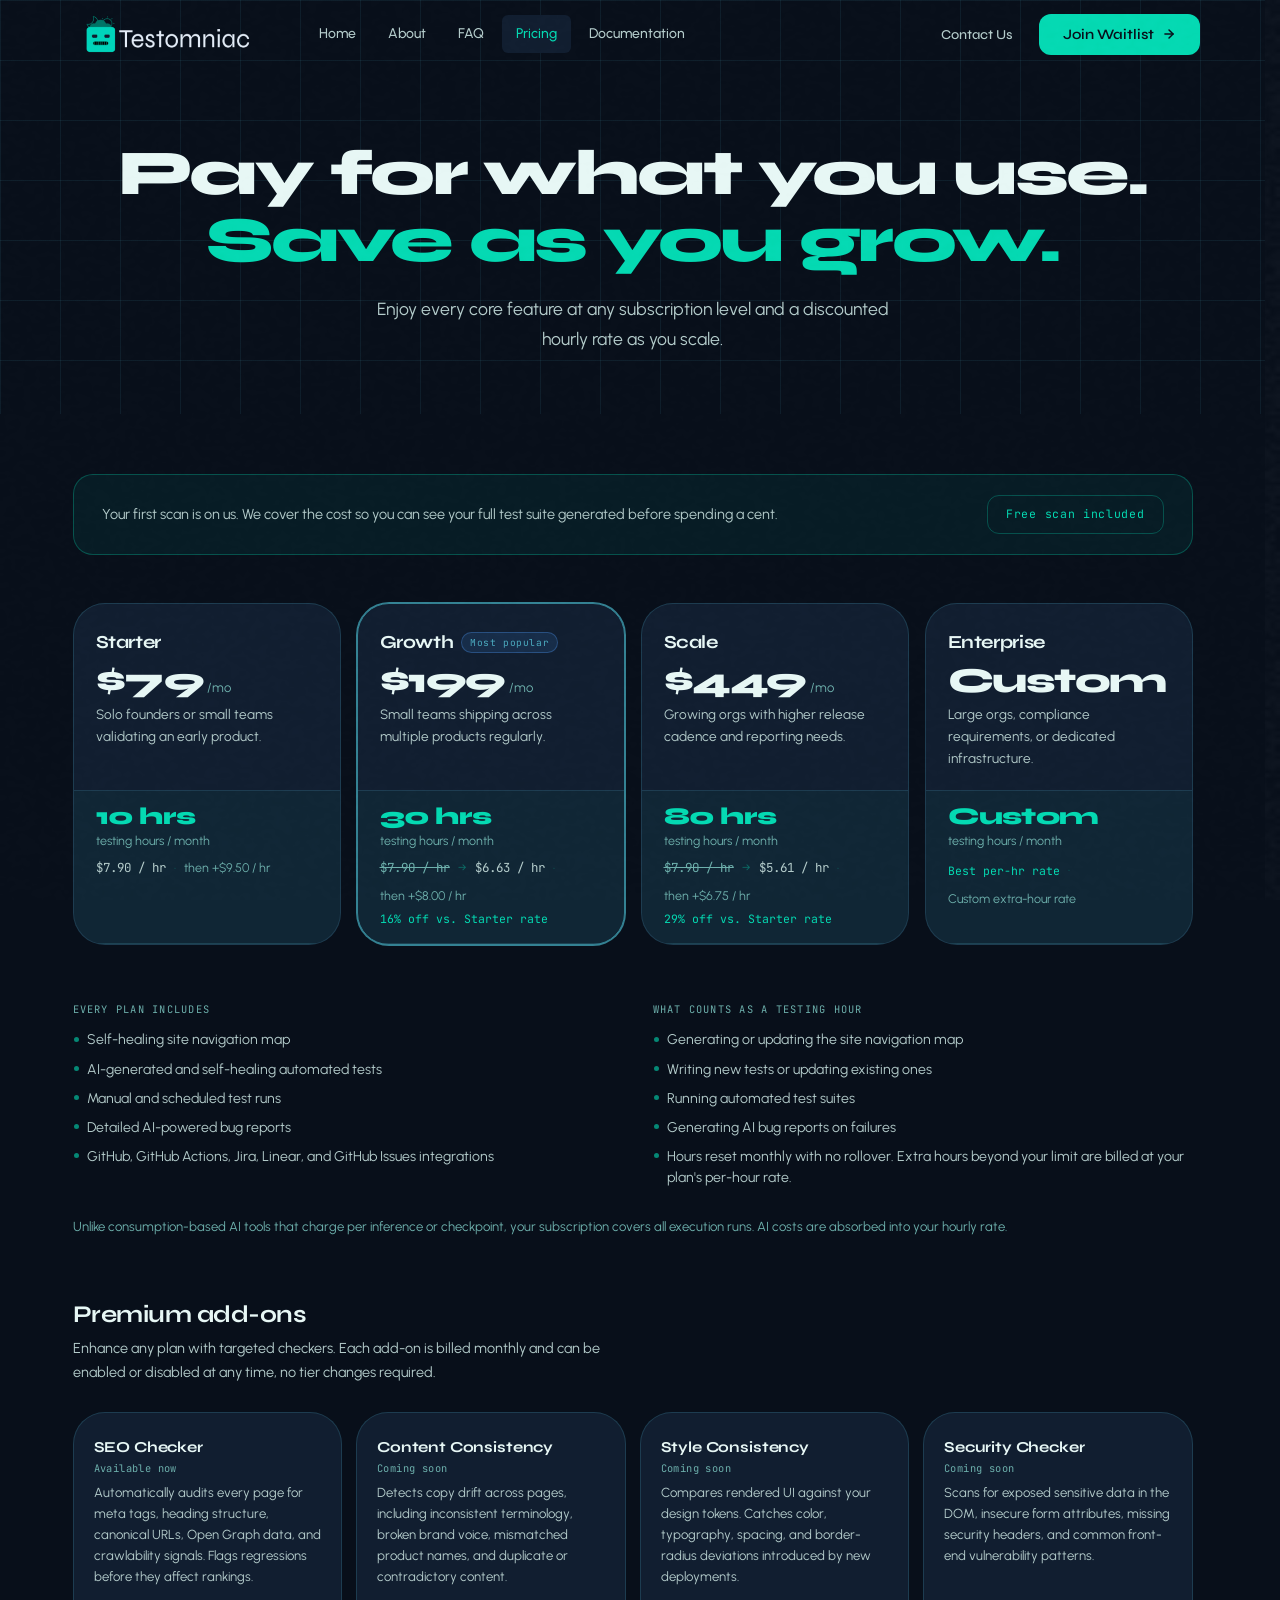
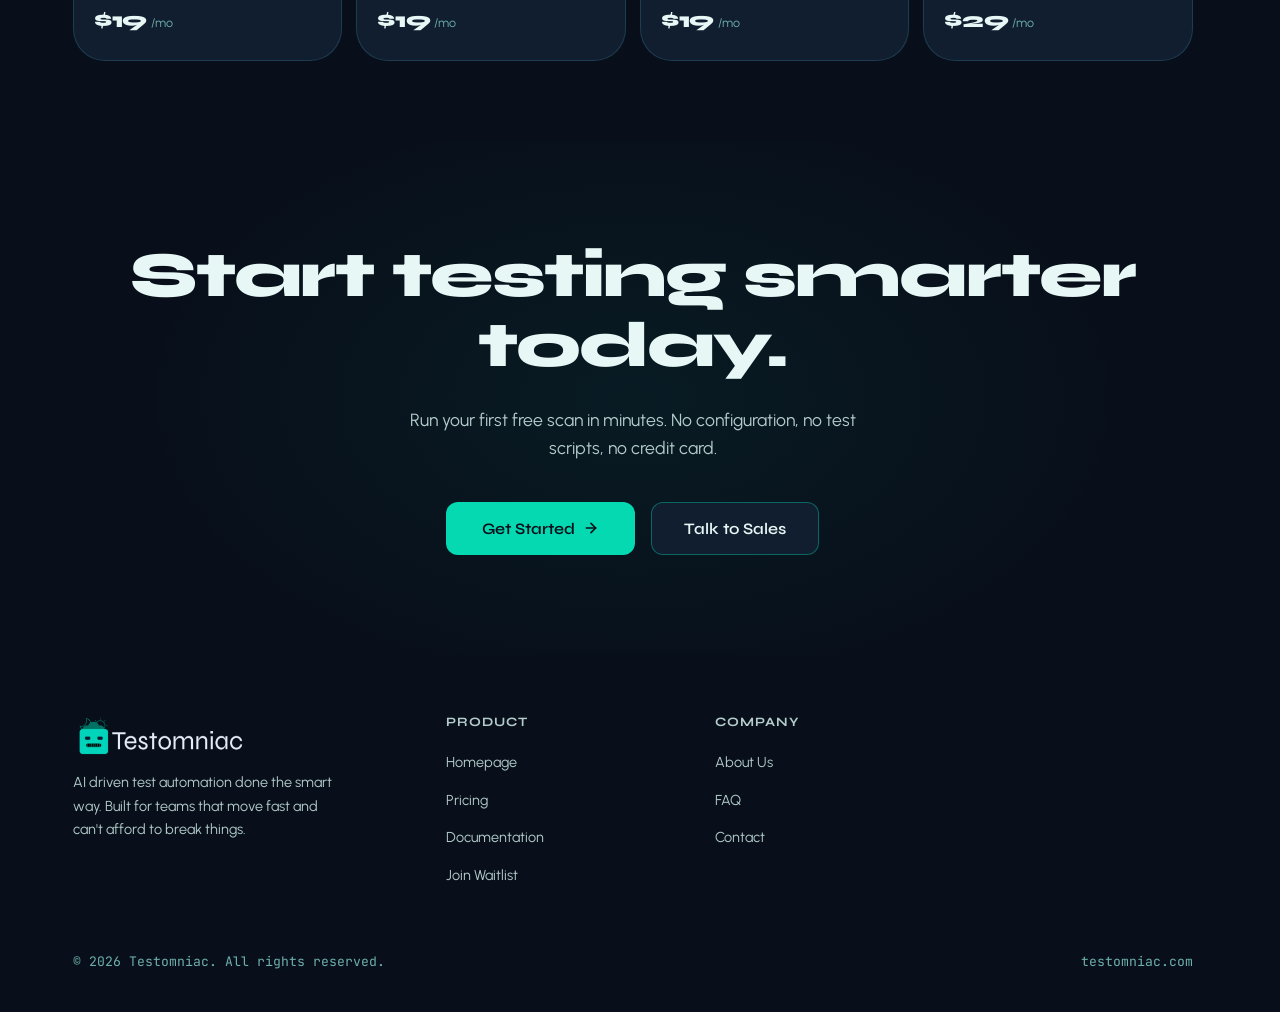
<file: testomniac/pricing.html>
﻿<!DOCTYPE html>
<html lang="en">
<head>
  <meta charset="UTF-8" />
  <meta name="viewport" content="width=device-width, initial-scale=1.0" />
  <title>Pricing | Testomniac</title>
  <meta name="description" content="Simple, transparent pricing for AI-driven test automation. Every plan includes a free initial scan. Start free, scale when you're ready." />
  <link rel="canonical" href="https://testomniac.com/pricing" />
  <!-- Open Graph -->
  <meta property="og:type" content="website" />
  <meta property="og:site_name" content="Testomniac" />
  <meta property="og:title" content="Pricing | Testomniac" />
  <meta property="og:description" content="Simple, transparent pricing for AI-driven test automation. Every plan includes a free initial scan. Start free, scale when you're ready." />
  <meta property="og:url" content="https://testomniac.com/pricing" />
  <meta property="og:image" content="https://testomniac.com/assets/images/og-default.png" />
  <meta property="og:image:width" content="1200" />
  <meta property="og:image:height" content="630" />
  <!-- Twitter Card -->
  <meta name="twitter:card" content="summary_large_image" />
  <meta name="twitter:title" content="Pricing | Testomniac" />
  <meta name="twitter:description" content="Simple, transparent pricing for AI-driven test automation. Every plan includes a free initial scan. Start free, scale when you're ready." />
  <meta name="twitter:image" content="https://testomniac.com/assets/images/og-default.png" />
  <meta name="theme-color" content="#00D5B8" />
  <!-- Google Fonts -->
  <link rel="preconnect" href="https://fonts.googleapis.com" />
  <link rel="preconnect" href="https://fonts.gstatic.com" crossorigin />
  <link rel="stylesheet" href="https://fonts.googleapis.com/css2?family=Syne:wght@400;500;600;700;800&family=Urbanist:ital,wght@0,300;0,400;0,500;0,600;1,300;1,400&family=JetBrains+Mono:wght@400;500&display=swap" />
  <link rel="stylesheet" href="assets/css/styles.css" />
  <link rel="icon" type="image/png" sizes="32x32" href="assets/images/favicon-32x32.PNG" />
  <link rel="icon" type="image/png" sizes="16x16" href="assets/images/favicon-16x16.PNG" />
  <link rel="apple-touch-icon" sizes="256x256" href="assets/images/logo-mark.PNG" />
  <style>
    /* ── FREE SCAN BANNER ── */
    .free-scan-banner {
      background: rgba(0, 213, 184, 0.07);
      border: 1px solid var(--teal-border);
      border-radius: var(--radius-lg);
      padding: 20px 28px;
      display: flex;
      align-items: center;
      justify-content: space-between;
      gap: 24px;
      margin-bottom: 48px;
    }
    .free-scan-banner p {
      font-size: 0.9rem;
      color: var(--text-secondary);
      line-height: 1.65;
      margin: 0;
    }
    .free-scan-badge {
      flex-shrink: 0;
      padding: 9px 18px;
      border: 1px solid var(--teal-border);
      border-radius: var(--radius-md);
      font-family: var(--font-mono);
      font-size: 0.72rem;
      letter-spacing: 0.06em;
      color: var(--teal);
      white-space: nowrap;
    }

    /* ── ALL PLANS INCLUDE ── */
    .all-plans-block {
      margin-top: 48px;
      margin-bottom: 0;
    }
    .pricing-info-grid {
      display: grid;
      grid-template-columns: 1fr 1fr;
      gap: 40px;
      padding-top: 8px;
    }
    .pricing-info-col-label {
      font-family: var(--font-mono);
      font-size: 0.65rem;
      letter-spacing: 0.12em;
      text-transform: uppercase;
      color: var(--text-muted);
      margin-bottom: 12px;
    }
    .pricing-info-list {
      list-style: none;
      display: flex;
      flex-direction: column;
      gap: 8px;
    }
    .pricing-info-list li {
      font-size: 0.88rem;
      color: var(--text-secondary);
      padding-left: 14px;
      position: relative;
      line-height: 1.5;
    }
    .pricing-info-list li::before {
      content: '';
      position: absolute;
      left: 1px;
      top: 0.52em;
      width: 5px;
      height: 5px;
      border-radius: 50%;
      background: var(--teal);
      opacity: 0.6;
    }

    /* ── 4-COLUMN PRICING GRID ── */
    .pricing-grid-4 {
      display: grid;
      grid-template-columns: repeat(4, 1fr);
      column-gap: 16px;
      row-gap: 0;
    }

    /* ── PRICING CARD V2 ── */
    .pricing-card-v2 {
      /* Span 2 implicit row tracks so subgrid can align header + hours across all cards */
      display: grid;
      grid-row: span 2;
      grid-template-rows: subgrid;
      background: var(--bg-surface);
      border: 1px solid var(--border);
      border-radius: var(--radius-xl);
      overflow: hidden;
      transition: var(--transition);
    }
    .pricing-card-v2:hover {
      border-color: var(--border-hover);
      box-shadow: var(--shadow-card);
    }
    .pricing-card-v2.featured {
      border-color: var(--blue-dim);
      box-shadow: 0 0 0 1px var(--blue-dim);
    }
    .pricing-card-v2.featured:hover {
      box-shadow: 0 0 0 1px var(--blue-dim), var(--shadow-blue);
    }

    .pc-header {
      padding: 24px 22px 20px;
      border-bottom: 1px solid var(--border);
    }
    .pc-tier-row {
      display: flex;
      align-items: center;
      gap: 8px;
      margin-bottom: 6px;
    }
    .pc-tier {
      font-family: var(--font-display);
      font-size: 1.15rem;
      font-weight: 700;
      letter-spacing: -0.02em;
      color: var(--text-primary);
    }
    .pc-popular-badge {
      display: inline-block;
      padding: 2px 8px;
      background: rgba(79, 158, 255, 0.12);
      border: 1px solid rgba(79, 158, 255, 0.3);
      border-radius: 100px;
      font-family: var(--font-mono);
      font-size: 0.6rem;
      letter-spacing: 0.06em;
      color: var(--blue);
      white-space: nowrap;
      line-height: 1.6;
    }
    .pc-price {
      display: flex;
      align-items: baseline;
      gap: 4px;
      margin-bottom: 6px;
    }
    .pc-price-amount {
      font-family: var(--font-display);
      font-size: 2.2rem;
      font-weight: 800;
      letter-spacing: -0.04em;
      line-height: 1;
      color: var(--text-primary);
    }
    .pc-price-per {
      font-size: 0.82rem;
      color: var(--text-muted);
    }
    .pc-desc {
      font-size: 0.85rem;
      color: var(--text-secondary);
      line-height: 1.6;
    }

    /* ── HOURS BLOCK ── */
    .pc-hours-block {
      padding: 14px 22px;
      background: rgba(0, 213, 184, 0.04);
      border-bottom: 1px solid var(--border);
    }
    .pc-hours-main {
      font-family: var(--font-display);
      font-size: 1.5rem;
      font-weight: 800;
      letter-spacing: -0.03em;
      color: var(--teal);
      line-height: 1;
      margin-bottom: 2px;
    }
    .pc-hours-label {
      font-size: 0.78rem;
      color: var(--text-muted);
      margin-bottom: 8px;
    }
    .pc-rate-row {
      display: flex;
      align-items: center;
      gap: 8px;
      flex-wrap: wrap;
    }
    .pc-rate {
      font-family: var(--font-mono);
      font-size: 0.78rem;
      color: var(--text-secondary);
    }
    .pc-rate-divider {
      color: var(--border-hover);
      font-size: 0.78rem;
    }
    .pc-overage {
      font-size: 0.78rem;
      color: var(--text-muted);
    }
    .pc-savings {
      font-family: var(--font-mono);
      font-size: 0.72rem;
      color: var(--teal);
      display: block;
      margin-top: 4px;
    }
    .pc-rate-original {
      font-family: var(--font-mono);
      font-size: 0.78rem;
      color: var(--text-muted);
      text-decoration: line-through;
    }
    .pc-rate-discounted {
      font-family: var(--font-mono);
      font-size: 0.78rem;
      color: var(--text-secondary);
    }
    .pc-rate-stack {
      display: flex;
      flex-direction: column;
      gap: 3px;
    }
    .pc-rate-line {
      display: flex;
      align-items: center;
      gap: 6px;
    }

    /* ── FEATURE SECTIONS ── */
    .pc-section {
      padding: 16px 22px;
      border-bottom: 1px solid var(--border);
    }
    .pc-section:last-child {
      border-bottom: none;
    }
    .pc-section-label {
      font-family: var(--font-mono);
      font-size: 0.62rem;
      letter-spacing: 0.12em;
      text-transform: uppercase;
      color: var(--text-muted);
      margin-bottom: 10px;
    }
    .pc-feature-list {
      list-style: none;
      display: flex;
      flex-direction: column;
      gap: 7px;
    }
    .pc-feature-item {
      display: flex;
      align-items: flex-start;
      gap: 8px;
      font-size: 0.84rem;
      color: var(--text-secondary);
      line-height: 1.4;
    }
    .pc-check {
      width: 16px;
      height: 16px;
      border-radius: 50%;
      background: var(--teal-glow);
      border: 1px solid var(--teal-border);
      display: flex;
      align-items: center;
      justify-content: center;
      font-size: 9px;
      color: var(--teal);
      flex-shrink: 0;
      margin-top: 1px;
    }

    /* ── ADD-ONS SECTION ── */
    .addons-section {
      margin-top: 64px;
    }
    .addons-header {
      margin-bottom: 28px;
    }
    .addons-eyebrow {
      font-family: var(--font-mono);
      font-size: 0.65rem;
      letter-spacing: 0.12em;
      text-transform: uppercase;
      color: var(--teal);
      margin-bottom: 10px;
    }
    .addons-title {
      font-family: var(--font-display);
      font-size: 1.5rem;
      font-weight: 700;
      letter-spacing: -0.02em;
      color: var(--text-primary);
      margin-bottom: 8px;
    }
    .addons-sub {
      font-size: 0.9rem;
      color: var(--text-secondary);
      line-height: 1.65;
      max-width: 560px;
    }
    .addons-grid {
      display: grid;
      grid-template-columns: repeat(4, 1fr);
      gap: 14px;
    }
    .addon-card {
      background: var(--bg-surface);
      border: 1px solid var(--border);
      border-radius: var(--radius-xl);
      padding: 22px 20px;
      transition: var(--transition);
      display: flex;
      flex-direction: column;
    }
    .addon-card:hover {
      border-color: var(--border-hover);
      box-shadow: var(--shadow-card);
    }
    .addon-name {
      font-family: var(--font-display);
      font-size: 0.95rem;
      font-weight: 700;
      color: var(--text-primary);
      letter-spacing: -0.01em;
    }
    .addon-desc {
      font-size: 0.82rem;
      color: var(--text-secondary);
      line-height: 1.6;
      margin-bottom: 16px;
      flex: 1;
    }
    .addon-price-row {
      display: flex;
      align-items: baseline;
      gap: 4px;
    }
    .addon-price-amount {
      font-family: var(--font-display);
      font-size: 1.35rem;
      font-weight: 800;
      letter-spacing: -0.03em;
      color: var(--text-primary);
    }
    .addon-price-per {
      font-size: 0.78rem;
      color: var(--text-muted);
    }
    .addon-soon {
      display: block;
      font-family: var(--font-mono);
      font-size: 0.65rem;
      letter-spacing: 0.04em;
      color: var(--text-muted);
      margin-bottom: 6px;
    }

    /* ── FOOTER NOTE ── */
    .pricing-footer-note {
      margin-top: 28px;
      font-size: 0.82rem;
      color: var(--text-muted);
      line-height: 1.7;
    }

    /* ── RESPONSIVE ── */
    @media (max-width: 1100px) {
      .pricing-grid-4 { grid-template-columns: repeat(2, 1fr); row-gap: 14px; }
      .pricing-card-v2 { grid-row: span 2; }
      .addons-grid { grid-template-columns: repeat(2, 1fr); }
      .pricing-info-grid { grid-template-columns: 1fr; gap: 24px; }
    }
    @media (max-width: 640px) {
      .pricing-grid-4 { grid-template-columns: 1fr; row-gap: 14px; }
      .pricing-card-v2 { grid-row: span 2; }
      .addons-grid { grid-template-columns: 1fr; }
      .free-scan-banner { flex-direction: column; align-items: flex-start; }
    }
  </style>
  <script type="application/ld+json">
  {
    "@context": "https://schema.org",
    "@type": "BreadcrumbList",
    "itemListElement": [
      { "@type": "ListItem", "position": 1, "name": "Home", "item": "https://testomniac.com/" },
      { "@type": "ListItem", "position": 2, "name": "Pricing", "item": "https://testomniac.com/pricing" }
    ]
  }
  </script>
  <script type="application/ld+json">
  {
    "@context": "https://schema.org",
    "@type": "SoftwareApplication",
    "name": "Testomniac",
    "applicationCategory": "DeveloperApplication",
    "operatingSystem": "Web",
    "url": "https://testomniac.com/",
    "description": "AI-driven test automation platform that automatically generates and runs front-end test suites.",
    "offers": [
      {
        "@type": "Offer",
        "name": "Starter",
        "price": "79",
        "priceCurrency": "USD",
        "description": "10 testing hours per month at $7.90/hr. Includes all core features: self-healing nav map, AI-generated tests, manual and scheduled runs, and AI bug reports."
      },
      {
        "@type": "Offer",
        "name": "Growth",
        "price": "199",
        "priceCurrency": "USD",
        "description": "30 testing hours per month at $6.63/hr (16% cheaper per hour than Starter). Includes all core features."
      },
      {
        "@type": "Offer",
        "name": "Scale",
        "price": "449",
        "priceCurrency": "USD",
        "description": "80 testing hours per month at $5.61/hr (29% cheaper per hour than Starter). Includes all core features."
      },
      {
        "@type": "Offer",
        "name": "Enterprise",
        "description": "Custom testing hours at the best per-hour rate. Includes all core features plus SSO/SAML, audit logs, SLA guarantee, and dedicated support."
      }
    ]
  }
  </script>
</head>
<body>

  <!-- ── NAV ── -->
  <nav class="nav scrolled" id="nav">
    <div class="nav-inner">
      <a href="/testomniac/" class="nav-logo">
        <img src="assets/images/logo-horizontal.PNG" alt="Testomniac" width="177" height="42" />
      </a>
      <div class="nav-links">
        <a href="/testomniac/" class="nav-link">Home</a>
        <a href="/testomniac/about" class="nav-link">About</a>
        <a href="/testomniac/faq" class="nav-link">FAQ</a>
        <a href="/testomniac/pricing" class="nav-link active">Pricing</a>
        <a href="/testomniac/docs" class="nav-link">Documentation</a>
      </div>
      <div class="nav-actions">
        <button class="btn btn-ghost" id="contactBtn">Contact Us</button>
        <button class="btn btn-primary" onclick="document.getElementById('waitlistModal').classList.add('open')">
          Join Waitlist
          <svg width="14" height="14" viewBox="0 0 24 24" fill="none" stroke="currentColor" stroke-width="2.5" stroke-linecap="round" stroke-linejoin="round"><path d="M5 12h14"/><path d="m12 5 7 7-7 7"/></svg>
        </button>
      </div>

      <button class="nav-hamburger" id="navHamburger" aria-label="Toggle menu" aria-expanded="false">
        <span></span>
        <span></span>
        <span></span>
      </button>
    </div>
  </nav>

  <div class="nav-mobile-menu" id="navMobileMenu">
      <a href="/testomniac/" class="nav-link">Home</a>
      <a href="/testomniac/about" class="nav-link">About</a>
      <a href="/testomniac/faq" class="nav-link">FAQ</a>
      <a href="/testomniac/pricing" class="nav-link active">Pricing</a>
      <a href="/testomniac/docs" class="nav-link">Documentation</a>
      <div class="nav-actions">
        <button class="btn btn-ghost" id="contactBtnMobile">Contact Us</button>
        <button class="btn btn-primary" onclick="document.getElementById('waitlistModal').classList.add('open')">
          Join Waitlist
          <svg width="14" height="14" viewBox="0 0 24 24" fill="none" stroke="currentColor" stroke-width="2.5" stroke-linecap="round" stroke-linejoin="round"><path d="M5 12h14"/><path d="m12 5 7 7-7 7"/></svg>
        </button>
      </div>
  </div>

  <!-- ── PAGE HERO ── -->
  <section class="page-hero" style="padding-top: 140px; padding-bottom: 60px; text-align: center;">
    <div class="container">
      <h1 class="page-title reveal" style="margin: 0 auto 20px;">
        Pay for what you use.<br />
        <span style="color: var(--teal);">Save as you grow.</span>
      </h1>
      <p class="page-sub reveal" style="transition-delay: 0.1s; margin: 0 auto;">
        Enjoy every core feature at any subscription level and a discounted hourly rate as you scale.
      </p>
    </div>
  </section>

  <!-- ── PRICING ── -->
  <section class="pricing-section">
    <div class="container">

      <!-- Free scan banner -->
      <div class="free-scan-banner reveal">
        <p>Your first scan is on us. We cover the cost so you can see your full test suite generated before spending a cent.</p>
        <span class="free-scan-badge">Free scan included</span>
      </div>

      <!-- 4-column pricing grid -->
      <div class="pricing-grid-4 reveal-stagger">

        <!-- Starter -->
        <div class="pricing-card-v2">
          <div class="pc-header">
            <div class="pc-tier-row">
              <span class="pc-tier">Starter</span>
            </div>
            <div class="pc-price">
              <span class="pc-price-amount">$79</span>
              <span class="pc-price-per">/mo</span>
            </div>
            <p class="pc-desc">Solo founders or small teams validating an early product.</p>
          </div>
          <div class="pc-hours-block">
            <div class="pc-hours-main">10 hrs</div>
            <div class="pc-hours-label">testing hours / month</div>
            <div class="pc-rate-row">
              <span class="pc-rate">$7.90 / hr</span>
              <span class="pc-rate-divider">·</span>
              <span class="pc-overage">then +$9.50 / hr</span>
            </div>
          </div>
        </div>

        <!-- Growth (featured) -->
        <div class="pricing-card-v2 featured">
          <div class="pc-header">
            <div class="pc-tier-row">
              <span class="pc-tier">Growth</span>
              <span class="pc-popular-badge">Most popular</span>
            </div>
            <div class="pc-price">
              <span class="pc-price-amount">$199</span>
              <span class="pc-price-per">/mo</span>
            </div>
            <p class="pc-desc">Small teams shipping across multiple products regularly.</p>
          </div>
          <div class="pc-hours-block">
            <div class="pc-hours-main">30 hrs</div>
            <div class="pc-hours-label">testing hours / month</div>
            <div class="pc-rate-row">
              <span class="pc-rate-original">$7.90 / hr</span>
              <span class="pc-rate-divider">→</span>
              <span class="pc-rate-discounted">$6.63 / hr</span>
              <span class="pc-rate-divider">·</span>
              <span class="pc-overage">then +$8.00 / hr</span>
            </div>
            <span class="pc-savings">16% off vs. Starter rate</span>
          </div>
        </div>

        <!-- Scale -->
        <div class="pricing-card-v2">
          <div class="pc-header">
            <div class="pc-tier-row">
              <span class="pc-tier">Scale</span>
            </div>
            <div class="pc-price">
              <span class="pc-price-amount">$449</span>
              <span class="pc-price-per">/mo</span>
            </div>
            <p class="pc-desc">Growing orgs with higher release cadence and reporting needs.</p>
          </div>
          <div class="pc-hours-block">
            <div class="pc-hours-main">80 hrs</div>
            <div class="pc-hours-label">testing hours / month</div>
            <div class="pc-rate-row">
              <span class="pc-rate-original">$7.90 / hr</span>
              <span class="pc-rate-divider">→</span>
              <span class="pc-rate-discounted">$5.61 / hr</span>
              <span class="pc-rate-divider">·</span>
              <span class="pc-overage">then +$6.75 / hr</span>
            </div>
            <span class="pc-savings">29% off vs. Starter rate</span>
          </div>
        </div>

        <!-- Enterprise -->
        <div class="pricing-card-v2">
          <div class="pc-header">
            <div class="pc-tier-row">
              <span class="pc-tier">Enterprise</span>
            </div>
            <div class="pc-price">
              <span class="pc-price-amount">Custom</span>
            </div>
            <p class="pc-desc">Large orgs, compliance requirements, or dedicated infrastructure.</p>
          </div>
          <div class="pc-hours-block">
            <div class="pc-hours-main">Custom</div>
            <div class="pc-hours-label">testing hours / month</div>
            <div class="pc-rate-row">
              <span class="pc-savings">Best per-hr rate</span>
              <span class="pc-rate-divider">·</span>
              <span class="pc-overage">Custom extra-hour rate</span>
            </div>
          </div>
        </div>

      </div>

      <!-- Explanatory lists -->
      <div class="all-plans-block reveal">
        <div class="pricing-info-grid">
          <div>
            <div class="pricing-info-col-label">Every plan includes</div>
            <ul class="pricing-info-list">
              <li>Self-healing site navigation map</li>
              <li>AI-generated and self-healing automated tests</li>
              <li>Manual and scheduled test runs</li>
              <li>Detailed AI-powered bug reports</li>
              <li>GitHub, GitHub Actions, Jira, Linear, and GitHub Issues integrations</li>
            </ul>
          </div>
          <div>
            <div class="pricing-info-col-label">What counts as a testing hour</div>
            <ul class="pricing-info-list">
              <li>Generating or updating the site navigation map</li>
              <li>Writing new tests or updating existing ones</li>
              <li>Running automated test suites</li>
              <li>Generating AI bug reports on failures</li>
              <li>Hours reset monthly with no rollover. Extra hours beyond your limit are billed at your plan's per-hour rate.</li>
            </ul>
          </div>
        </div>
      </div>

      <p class="pricing-footer-note reveal">Unlike consumption-based AI tools that charge per inference or checkpoint, your subscription covers all execution runs. AI costs are absorbed into your hourly rate.</p>

      <!-- ── ADD-ONS ── -->
      <div class="addons-section">
        <div class="addons-header reveal">
          <h2 class="addons-title">Premium add-ons</h2>
          <p class="addons-sub">Enhance any plan with targeted checkers. Each add-on is billed monthly and can be enabled or disabled at any time, no tier changes required.</p>
        </div>
        <div class="addons-grid reveal-stagger">

          <div class="addon-card">
            <div class="addon-name">SEO Checker</div>
            <span class="addon-soon">Available now</span>
            <div class="addon-desc">Automatically audits every page for meta tags, heading structure, canonical URLs, Open Graph data, and crawlability signals. Flags regressions before they affect rankings.</div>
            <div class="addon-price-row">
              <span class="addon-price-amount">$19</span>
              <span class="addon-price-per">/mo</span>
            </div>
          </div>

          <div class="addon-card">
            <div class="addon-name">Content Consistency</div>
            <span class="addon-soon">Coming soon</span>
            <div class="addon-desc">Detects copy drift across pages, including inconsistent terminology, broken brand voice, mismatched product names, and duplicate or contradictory content.</div>
            <div class="addon-price-row">
              <span class="addon-price-amount">$19</span>
              <span class="addon-price-per">/mo</span>
            </div>
          </div>

          <div class="addon-card">
            <div class="addon-name">Style Consistency</div>
            <span class="addon-soon">Coming soon</span>
            <div class="addon-desc">Compares rendered UI against your design tokens. Catches color, typography, spacing, and border-radius deviations introduced by new deployments.</div>
            <div class="addon-price-row">
              <span class="addon-price-amount">$19</span>
              <span class="addon-price-per">/mo</span>
            </div>
          </div>

          <div class="addon-card">
            <div class="addon-name">Security Checker</div>
            <span class="addon-soon">Coming soon</span>
            <div class="addon-desc">Scans for exposed sensitive data in the DOM, insecure form attributes, missing security headers, and common front-end vulnerability patterns.</div>
            <div class="addon-price-row">
              <span class="addon-price-amount">$29</span>
              <span class="addon-price-per">/mo</span>
            </div>
          </div>

        </div>
      </div>

    </div>
  </section>

  <!-- ── CTA ── -->
  <section class="cta-section">
    <div class="container">
      <div class="cta-content reveal">
        <h2 class="cta-title">Start testing smarter<br />today.</h2>
        <p class="cta-sub">Run your first free scan in minutes. No configuration, no test scripts, no credit card.</p>
        <div class="cta-actions">
          <button class="btn btn-primary" onclick="document.getElementById('waitlistModal').classList.add('open')" style="padding:16px 36px;font-size:1rem;">
            Get Started
            <svg width="16" height="16" viewBox="0 0 24 24" fill="none" stroke="currentColor" stroke-width="2.5" stroke-linecap="round" stroke-linejoin="round"><path d="M5 12h14"/><path d="m12 5 7 7-7 7"/></svg>
          </button>
          <button class="btn btn-secondary" onclick="document.getElementById('contactModal').classList.add('open')" style="padding:16px 32px;font-size:1rem;">
            Talk to Sales
          </button>
        </div>
      </div>
    </div>
  </section>

  <!-- ── FOOTER ── -->
  <footer>
    <div class="footer-inner">
      <div class="footer-brand">
        <a href="/testomniac/" class="nav-logo">
          <img src="assets/images/logo-horizontal.PNG" alt="Testomniac" width="177" height="42" />
        </a>
        <p>AI driven test automation done the smart way. Built for teams that move fast and can't afford to break things.</p>
      </div>
      <div class="footer-col">
        <h4>Product</h4>
        <ul>
          <li><a href="/testomniac/">Homepage</a></li>
          <li><a href="/testomniac/pricing">Pricing</a></li>
          <li><a href="/testomniac/docs">Documentation</a></li>
          <li><a href="#" onclick="document.getElementById('waitlistModal').classList.add('open');return false;">Join Waitlist</a></li>
        </ul>
      </div>
      <div class="footer-col">
        <h4>Company</h4>
        <ul>
          <li><a href="/testomniac/about">About Us</a></li>
          <li><a href="/testomniac/faq">FAQ</a></li>
          <li><a href="#" onclick="document.getElementById('contactModal').classList.add('open');return false;">Contact</a></li>
        </ul>
      </div>
    </div>
    <div class="footer-bottom">
      <p>© 2026 Testomniac. All rights reserved.</p>
      <p>testomniac.com</p>
    </div>
  </footer>

  <!-- ── WAITLIST MODAL ── -->
  <div class="modal-overlay" id="waitlistModal" onclick="if(event.target===this)this.classList.remove('open')">
    <div class="modal">
      <button class="modal-close" onclick="document.getElementById('waitlistModal').classList.remove('open')">
        <svg width="14" height="14" viewBox="0 0 24 24" fill="none" stroke="currentColor" stroke-width="2.5" stroke-linecap="round" stroke-linejoin="round"><path d="M18 6L6 18M6 6l12 12"/></svg>
      </button>
      <h2>Join the waitlist</h2>
      <p>Be the first to know when Testomniac launches. We'll email you as soon as it's your turn.</p>
      <form id="waitlistModalForm" onsubmit="handleWaitlistModalSubmit(event)">
        <div class="form-group">
          <label class="form-label">Work Email</label>
          <input class="form-input" type="email" id="waitlistModalEmail" placeholder="you@company.com" required autocomplete="email" />
        </div>
        <button type="submit" class="btn btn-primary" id="waitlistModalBtn" style="width:100%;justify-content:center;padding:14px;">
          Join Waitlist
          <svg width="14" height="14" viewBox="0 0 24 24" fill="none" stroke="currentColor" stroke-width="2.5" stroke-linecap="round" stroke-linejoin="round"><path d="M5 12h14"/><path d="m12 5 7 7-7 7"/></svg>
        </button>
        <p id="waitlistModalNote" style="margin-top:12px;font-size:0.82rem;color:var(--text-muted);text-align:center;">No spam, ever. We'll only email you when it's your turn.</p>
      </form>
    </div>
  </div>

  <!-- ── CONTACT MODAL ── -->
  <div class="modal-overlay" id="contactModal" onclick="if(event.target===this)this.classList.remove('open')">
    <div class="modal">
      <button class="modal-close" onclick="document.getElementById('contactModal').classList.remove('open')">
        <svg width="14" height="14" viewBox="0 0 24 24" fill="none" stroke="currentColor" stroke-width="2.5" stroke-linecap="round" stroke-linejoin="round"><path d="M18 6L6 18M6 6l12 12"/></svg>
      </button>
      <h2>Get in touch</h2>
      <p>Have questions or want to book a demo? Drop us a message and we'll get back to you within one business day.</p>
      <form onsubmit="handleContactSubmit(event)">
        <div class="form-group">
          <label class="form-label">Name</label>
          <input class="form-input" type="text" placeholder="Your name" required />
        </div>
        <div class="form-group">
          <label class="form-label">Work Email</label>
          <input class="form-input" type="email" placeholder="you@company.com" required />
        </div>
        <div class="form-group">
          <label class="form-label">Message</label>
          <textarea class="form-textarea" placeholder="Tell us about your team and what you're trying to solve..."></textarea>
        </div>
        <button type="submit" class="btn btn-primary" style="width:100%;justify-content:center;padding:14px;">Send Message</button>
      </form>
    </div>
  </div>

  <script>
    const nav = document.getElementById('nav');
    window.addEventListener('scroll', () => {
      nav.classList.toggle('scrolled', window.scrollY > 30);
    });

    const hamburger = document.getElementById('navHamburger');
    const mobileMenu = document.getElementById('navMobileMenu');
    function closeMenu() {
      mobileMenu.classList.remove('open');
      hamburger.classList.remove('open');
      hamburger.setAttribute('aria-expanded', 'false');
      document.body.style.overflow = '';
    }
    hamburger.addEventListener('click', () => {
      const isOpen = mobileMenu.classList.toggle('open');
      hamburger.classList.toggle('open', isOpen);
      hamburger.setAttribute('aria-expanded', isOpen);
      document.body.style.overflow = isOpen ? 'hidden' : '';
    });
    document.addEventListener('click', (e) => {
      if (!nav.contains(e.target) && !mobileMenu.contains(e.target)) closeMenu();
    });

    document.getElementById('contactBtn').addEventListener('click', () => {
      document.getElementById('contactModal').classList.add('open');
    });
    document.getElementById('contactBtnMobile').addEventListener('click', () => {
      closeMenu();
      document.getElementById('contactModal').classList.add('open');
    });

    const observer = new IntersectionObserver((entries) => {
      entries.forEach(entry => {
        if (entry.isIntersecting) entry.target.classList.add('visible');
      });
    }, { threshold: 0.08, rootMargin: '0px 0px -40px 0px' });

    document.querySelectorAll('.reveal, .reveal-stagger').forEach(el => observer.observe(el));

    const CONTACT_SCRIPT_URL = 'https://script.google.com/macros/s/AKfycbyXzJZ5gbW5r1H9szl65f6JHSD1RyoXXGji9F8ihd3mTV03wail9RsGm91kexh235OA/exec';

    function handleContactSubmit(e) {
      e.preventDefault();
      const form = e.target;
      const btn = form.querySelector('[type="submit"]');
      const name = form.querySelector('input[type="text"]').value.trim();
      const email = form.querySelector('input[type="email"]').value.trim();
      const message = form.querySelector('textarea').value.trim();
      btn.disabled = true;
      btn.textContent = 'Sending…';
      fetch(CONTACT_SCRIPT_URL, {
        method: 'POST',
        mode: 'no-cors',
        headers: { 'Content-Type': 'application/json' },
        body: JSON.stringify({ name, email, message, timestamp: new Date().toISOString() }),
      })
        .then(() => {
          btn.textContent = '✓ Message sent!';
          btn.style.background = 'var(--bg-raised)';
          btn.style.color = 'var(--teal)';
          btn.style.border = '1px solid var(--teal-border)';
          setTimeout(() => {
            document.getElementById('contactModal').classList.remove('open');
            btn.textContent = 'Send Message';
            btn.disabled = false;
            btn.style = '';
            form.reset();
          }, 2000);
        })
        .catch(() => {
          btn.disabled = false;
          btn.textContent = 'Send Message';
        });
    }

    const WAITLIST_SCRIPT_URL = 'https://script.google.com/macros/s/AKfycbyJtXv22IEhjFHSg4Wggp2NQJkKIGDdHIGhjP_LXQkWXkBOuHy2VPWItnwjmaatQWT1/exec';

    function handleWaitlistModalSubmit(e) {
      e.preventDefault();
      const email = document.getElementById('waitlistModalEmail').value.trim();
      const btn = document.getElementById('waitlistModalBtn');
      const note = document.getElementById('waitlistModalNote');
      if (!email) return;
      btn.disabled = true;
      btn.innerHTML = 'Submitting…';
      fetch(WAITLIST_SCRIPT_URL, {
        method: 'POST',
        mode: 'no-cors',
        headers: { 'Content-Type': 'application/json' },
        body: JSON.stringify({ email, timestamp: new Date().toISOString() }),
      })
        .then(() => {
          btn.innerHTML = "✓ You're on the list!";
          btn.style.background = 'var(--bg-raised)';
          btn.style.color = 'var(--teal)';
          btn.style.border = '1px solid var(--teal-border)';
          note.textContent = "We'll be in touch soon.";
          note.style.color = 'var(--teal)';
          document.getElementById('waitlistModalEmail').disabled = true;
        })
        .catch(() => {
          btn.disabled = false;
          btn.innerHTML = 'Join Waitlist <svg width="14" height="14" viewBox="0 0 24 24" fill="none" stroke="currentColor" stroke-width="2.5" stroke-linecap="round" stroke-linejoin="round"><path d="M5 12h14"/><path d="m12 5 7 7-7 7"/></svg>';
          note.textContent = 'Something went wrong. Please try again.';
          note.style.color = '#ff6b6b';
        });
    }
  </script>
  <script src="scripts/grain.js"></script>
</body>
</html>
</file>
<file: testomniac/assets/css/styles.css>
/* =============================================
   TESTOMNIAC — Global Styles
   Design: Signal-through-noise aesthetic
   Palette: Deep navy + electric teal + steel blue
   ============================================= */

/* Google Fonts are loaded via <link> in each HTML file for better performance */

/* ─── CSS VARIABLES ─── */
:root {
  /* ── Backgrounds — stepped from base #0D1826 ── */
  --bg-void:     #080f1a;   /* deepest layer                         */
  --bg-base:     #0D1826;   /* base background                       */
  --bg-surface:  #111e30;   /* cards, panels                         */
  --bg-raised:   #142234;   /* popovers, dropdowns                   */
  --bg-overlay:  #203650;   /* modals, overlays                      */

  /* ── Primary — #04D9B2 (electric teal) ── */
  --teal:          #04D9B2;
  --teal-dim:      #03987d;               /* hover / dim state               */
  --teal-bright:   #0bfbcf;               /* lightest hover flash             */
  --teal-glow:     rgba(4, 217, 178, 0.15);
  --teal-border:   rgba(4, 217, 178, 0.28);
  --teal-disabled: rgba(4, 217, 178, 0.35);

  /* ── Secondary — #4BAABF (steel blue) ── */
  --blue:        #4BAABF;
  --blue-dim:    #348293;
  --blue-glow:   rgba(75, 170, 191, 0.14);
  --blue-border: rgba(75, 170, 191, 0.25);

  /* ── Accent — #02b897 (deep teal) ── */
  --accent:      #02b897;
  --accent-glow: rgba(2, 184, 151, 0.18);

  /* ── Text — based on #e7f7f5 ── */
  --text-primary:   #e7f7f5;   /* headings, high-emphasis             */
  --text-secondary: #b4cccb;   /* body copy, labels, nav items        */
  --text-muted:     #6db0ac;   /* placeholders, fine print, captions  */
  --text-dim:       #2e5250;   /* disabled text, decorative only      */

  /* ── Borders ── */
  --border:        rgba(75, 170, 191, 0.22);
  --border-hover:  rgba(4, 217, 178, 0.38);
  --border-subtle: rgba(75, 170, 191, 0.10);

  /* ── Semantic / Status ── */
  /* Success — mapped to primary teal (brand "positive" signal) */
  --success:     #04D9B2;
  --success-dim: #03987d;
  --success-bg:  rgba(4, 217, 178, 0.14);

  /* Warning — amber, cooled slightly to sit on dark navy */
  --warning:     #eaa434;
  --warning-dim: #c78215;
  --warning-bg:  rgba(234, 164, 52, 0.16);

  /* Error — red, slightly desaturated so it doesn't fight teal */
  --error:     #e46262;
  --error-dim: #da2929;
  --error-bg:  rgba(228, 98, 98, 0.16);

  /* Info — secondary steel-blue family */
  --info:     #4BAABF;
  --info-dim: #348293;
  --info-bg:  rgba(75, 170, 191, 0.14);

  /* Neutral — cool slate pulled from the bg/text midtone */
  --neutral:     #7a9eb0;
  --neutral-dim: #567e91;
  --neutral-bg:  rgba(122, 158, 176, 0.14);

  /* ── Focus / Interaction ── */
  --ring: rgba(4, 217, 178, 0.45);   /* focus ring — matches primary      */

  /* ── Chart Colors ── */
  --chart-1: #04D9B2;   /* primary teal                              */
  --chart-2: #4BAABF;   /* secondary steel blue                      */
  --chart-3: #eaa434;   /* warning amber                             */
  --chart-4: #e46262;   /* error red                                 */
  --chart-5: #7a9eb0;   /* neutral slate                             */

  --font-display: 'Syne', sans-serif;
  --font-body:    'Urbanist', sans-serif;
  --font-mono:    'JetBrains Mono', monospace;

  --radius-sm:  6px;
  --radius-md:  12px;
  --radius-lg:  20px;
  --radius-xl:  32px;

  --shadow-teal: 0 0 40px rgba(4, 217, 178, 0.14);
  --shadow-blue: 0 0 40px rgba(75, 170, 191, 0.12);
  --shadow-card: 0 4px 32px rgba(0, 0, 0, 0.45);

  --transition: 0.25s cubic-bezier(0.4, 0, 0.2, 1);
  --transition-slow: 0.5s cubic-bezier(0.4, 0, 0.2, 1);

  --section-padding: 30px;
}

/* ─── RESET & BASE ─── */
*, *::before, *::after { box-sizing: border-box; margin: 0; padding: 0; }

html {
  scroll-behavior: smooth;
  font-size: 16px;
  scrollbar-gutter: stable;
}

body {
  font-family: var(--font-body);
  background-color: var(--bg-void);
  color: var(--text-primary);
  line-height: 1.6;
  overflow-x: hidden;
  -webkit-font-smoothing: antialiased;
}


img, video { max-width: 100%; display: block; }
a { color: inherit; text-decoration: none; }
ul { list-style: none; }

/* ─── TYPOGRAPHY ─── */
h1, h2, h3, h4, h5 {
  font-family: var(--font-display);
  line-height: 1.1;
  letter-spacing: -0.02em;
}

.mono {
  font-family: var(--font-mono);
  font-size: 0.8em;
  letter-spacing: 0.04em;
}

/* ─── CONTAINER ─── */
.container {
  max-width: 1200px;
  margin: 0 auto;
  padding: 0 40px;
}

/* ─── UTILITY ─── */
.teal   { color: var(--teal); }
.blue   { color: var(--blue); }
.accent { color: var(--accent); }
.muted  { color: var(--text-secondary); }

/* ─── BUTTONS ─── */
.btn {
  display: inline-flex;
  align-items: center;
  gap: 8px;
  padding: 12px 24px;
  border-radius: var(--radius-md);
  font-family: var(--font-display);
  font-size: 0.9rem;
  font-weight: 600;
  cursor: pointer;
  border: none;
  transition: var(--transition);
  white-space: nowrap;
}

.btn-primary {
  background: var(--teal);
  color: var(--bg-void);
}

.btn-primary:hover {
  background: var(--teal-bright);
  box-shadow: 0 0 32px rgba(4, 217, 178, 0.42);
  transform: translateY(-1px);
}

.btn-primary:disabled,
.btn-primary[aria-disabled="true"] {
  background: var(--teal-disabled);
  color: rgba(13, 24, 38, 0.55);
  box-shadow: none;
  cursor: not-allowed;
  transform: none;
}

.btn-secondary {
  background: var(--bg-surface);
  color: var(--text-primary);
  border: 1px solid var(--border-hover);
}

.btn-secondary:hover {
  border-color: var(--teal-border);
  background: var(--bg-overlay);
  color: var(--teal);
  box-shadow: 0 0 16px rgba(4, 217, 178, 0.14);
  transform: translateY(-1px);
}

.btn-secondary:disabled,
.btn-secondary[aria-disabled="true"] {
  opacity: 0.4;
  cursor: not-allowed;
  pointer-events: none;
}

.btn-ghost {
  background: transparent;
  color: var(--text-secondary);
  padding: 10px 16px;
  font-size: 0.85rem;
  font-weight: 500;
}

.btn-ghost:hover {
  color: var(--text-primary);
  background: var(--bg-surface);
}

/* ─── NAVIGATION ─── */
.nav {
  position: fixed;
  top: 0;
  left: 0;
  right: 0;
  z-index: 100;
  transition: var(--transition);
}

.nav.scrolled {
  background: rgba(8, 15, 26, 0.92);
  backdrop-filter: blur(20px);
}

.nav-inner {
  max-width: 1200px;
  margin: 0 auto;
  padding: 0 40px;
  height: 68px;
  display: flex;
  align-items: center;
  gap: 48px;
}

.nav-logo {
  display: flex;
  align-items: center;
  gap: 10px;
  flex-shrink: 0;
}

.nav-logo-mark {
  width: 34px;
  height: 34px;
  border-radius: 9px;
  background: linear-gradient(135deg, var(--teal), var(--blue));
  display: flex;
  align-items: center;
  justify-content: center;
  color: var(--bg-void);
  flex-shrink: 0;
}

.nav-logo-text {
  font-family: var(--font-display);
  font-size: 1.1rem;
  font-weight: 700;
  letter-spacing: -0.02em;
  color: var(--text-primary);
}

.nav-links {
  display: flex;
  align-items: center;
  gap: 4px;
  flex: 1;
}

.nav-link {
  padding: 8px 14px;
  border-radius: var(--radius-sm);
  font-size: 0.875rem;
  font-weight: 500;
  color: var(--text-secondary);
  transition: var(--transition);
}

.nav-link:hover,
.nav-link.active {
  color: var(--text-primary);
  background: var(--bg-surface);
}

.nav-link.active {
  color: var(--teal);
}

.nav-actions {
  display: flex;
  align-items: center;
  gap: 10px;
  flex-shrink: 0;
}

/* ─── HERO ─── */
.hero {
  min-height: 100vh;
  display: flex;
  flex-direction: column;
  align-items: center;
  justify-content: center;
  text-align: center;
  padding: 120px 40px 80px;
  position: relative;
  overflow: hidden;
}

/* Circuit board background */
.hero::before {
  content: '';
  position: absolute;
  inset: 0;
  background: url('../images/circuit.svg') center / cover no-repeat;
  filter: brightness(0) invert(1) sepia(1) saturate(3) hue-rotate(130deg);
  opacity: 0.11;
  -webkit-mask-image: linear-gradient(to bottom, black 50%, transparent 100%);
  mask-image: linear-gradient(to bottom, black 50%, transparent 100%);
}

/* Center fade + radial glow */
.hero::after {
  content: '';
  position: absolute;
  inset: 0;
  background:
    radial-gradient(ellipse 65% 60% at 50% 48%, var(--bg-base) 20%, transparent 65%),
    radial-gradient(ellipse 90% 80% at 50% 50%, rgba(4, 217, 178, 0.05) 0%, transparent 70%);
  pointer-events: none;
}

.hero-content {
  position: relative;
  z-index: 2;
  max-width: 860px;
  display: flex;
  flex-direction: column;
  align-items: center;
  gap: 28px;
}

.hero-tagline {
  font-family: var(--font-display);
  font-size: clamp(3rem, 7vw, 5.5rem);
  font-weight: 800;
  letter-spacing: -0.04em;
  line-height: 1.0;
  background: linear-gradient(160deg, var(--text-primary) 40%, var(--teal) 100%);
  -webkit-background-clip: text;
  -webkit-text-fill-color: transparent;
  background-clip: text;
}

.hero-sub {
  font-size: 1.15rem;
  color: var(--text-secondary);
  max-width: 560px;
  line-height: 1.7;
}

/* ─── SCANNER INPUT ─── */
.scanner-wrap {
  width: 100%;
  max-width: 640px;
  margin-top: 8px;
}

.scanner-label {
  font-family: var(--font-mono);
  font-size: 0.75rem;
  letter-spacing: 0.1em;
  text-transform: uppercase;
  color: var(--text-secondary);
  margin-bottom: 12px;
  display: flex;
  align-items: center;
  gap: 8px;
}

.scanner-label::before,
.scanner-label::after {
  content: '';
  flex: 1;
  height: 1px;
  background: var(--border);
}

.scanner-form {
  display: flex;
  gap: 0;
  background: var(--bg-surface);
  border: 1px solid var(--border);
  border-radius: var(--radius-lg);
  padding: 6px;
  transition: var(--transition);
}

.scanner-form:focus-within {
  border-color: var(--teal-border);
  box-shadow: 0 0 0 3px var(--teal-glow), var(--shadow-teal);
}

.scanner-input {
  flex: 1;
  background: transparent;
  border: none;
  outline: none;
  padding: 12px 20px;
  font-family: var(--font-mono);
  font-size: 1rem; /* ≥16px prevents iOS Safari auto-zoom on focus */
  color: var(--text-primary);
  min-width: 0;
}

.scanner-input::placeholder {
  color: var(--text-muted);
}

.scanner-btn {
  background: var(--teal);
  color: var(--bg-void);
  border: none;
  border-radius: calc(var(--radius-lg) - 6px);
  padding: 12px 28px;
  font-family: var(--font-display);
  font-size: 0.9rem;
  font-weight: 700;
  cursor: pointer;
  transition: var(--transition);
  white-space: nowrap;
  display: flex;
  align-items: center;
  gap: 8px;
}

.scanner-btn:hover {
  background: var(--teal-bright);
  box-shadow: 0 0 24px rgba(4, 217, 178, 0.5);
}

.scanner-note {
  font-size: 0.78rem;
  color: var(--text-muted);
  margin-top: 12px;
  font-family: var(--font-mono);
}

/* ─── SECTION BASE ─── */
.section {
  padding: var(--section-padding) 0;
  position: relative;
}

.section-label {
  font-family: var(--font-mono);
  font-size: 0.72rem;
  letter-spacing: 0.12em;
  text-transform: uppercase;
  color: var(--teal);
  margin-bottom: 20px;
  display: flex;
  align-items: center;
  gap: 10px;
}

.section-label::after {
  content: '';
  width: 32px;
  height: 1px;
  background: var(--teal);
}

.section-title {
  font-size: clamp(2rem, 4vw, 3.2rem);
  font-weight: 700;
  letter-spacing: -0.03em;
  line-height: 1.1;
  max-width: 700px;
}

.section-body {
  font-size: 1.05rem;
  color: var(--text-secondary);
  max-width: 560px;
  line-height: 1.75;
  margin-top: 20px;
}

/* ─── FEATURES SECTION ─── */
.features {
  background: var(--bg-base);
}

.features-grid {
  display: grid;
  gap: 0;
}

.feature-row {
  display: grid;
  grid-template-columns: 1fr 1fr;
}

.feature-row:last-child {
  border-bottom: none;
}

.feature-row:nth-child(even) .feature-text {
  order: 2;
}
.feature-row:nth-child(even) .feature-visual {
  order: 1;
}

.feature-text {
  padding: 80px 60px;
  display: flex;
  flex-direction: column;
  justify-content: center;
}

.feature-title {
  font-family: var(--font-display);
  font-size: 1.9rem;
  font-weight: 700;
  letter-spacing: -0.03em;
  line-height: 1.15;
  margin-bottom: 18px;
}

.feature-body {
  font-size: 1rem;
  color: var(--text-secondary);
  line-height: 1.75;
}

.feature-visual {
  background: var(--bg-surface);
  display: flex;
  align-items: center;
  justify-content: center;
  padding: 60px;
  min-height: 380px;
  position: relative;
  overflow: hidden;
}

.feature-row:nth-child(even) .feature-visual {
  border-left: none;
  border-right: none;
}

/* Abstract decorative cards for feature visuals */
.feature-card-vis {
  width: 100%;
  max-width: 320px;
  background: var(--bg-overlay);
  border: 1px solid var(--border);
  border-radius: var(--radius-lg);
  padding: 28px;
  position: relative;
}

.feature-card-vis-header {
  display: flex;
  align-items: center;
  gap: 10px;
  margin-bottom: 20px;
}

.dot { width: 8px; height: 8px; border-radius: 50%; }
.dot-teal { background: var(--teal); box-shadow: 0 0 8px var(--teal); }
.dot-blue { background: var(--blue); }
.dot-dim { background: var(--text-dim); }

.feature-card-line {
  height: 8px;
  border-radius: 4px;
  background: var(--bg-void);
  margin-bottom: 10px;
}

.feature-card-line.full { width: 100%; }
.feature-card-line.w80 { width: 80%; }
.feature-card-line.w60 { width: 60%; }
.feature-card-line.teal {
  background: linear-gradient(90deg, var(--teal-dim), transparent);
  animation: shimmer 2s ease-in-out infinite;
}

@keyframes shimmer {
  0%, 100% { opacity: 0.6; }
  50% { opacity: 1; }
}

.progress-bar {
  height: 4px;
  background: var(--bg-void);
  border-radius: 2px;
  margin-top: 20px;
  overflow: hidden;
}

.progress-fill {
  height: 100%;
  border-radius: 2px;
  background: linear-gradient(90deg, var(--teal), var(--blue));
  animation: progress-grow 3s ease-in-out infinite alternate;
}

@keyframes progress-grow {
  from { width: 20%; }
  to { width: 85%; }
}

.check-list {
  display: flex;
  flex-direction: column;
  gap: 10px;
  margin-top: 16px;
}

.check-item {
  display: flex;
  align-items: center;
  gap: 10px;
  font-family: var(--font-mono);
  font-size: 0.78rem;
  color: var(--text-secondary);
}

.check-icon {
  width: 18px;
  height: 18px;
  border-radius: 50%;
  background: var(--teal-glow);
  border: 1px solid var(--teal-border);
  display: flex;
  align-items: center;
  justify-content: center;
  font-size: 10px;
  color: var(--teal);
  flex-shrink: 0;
}

.token-vis {
  display: grid;
  grid-template-columns: repeat(5, 1fr);
  gap: 8px;
  margin-top: 16px;
}

.token-block {
  aspect-ratio: 1;
  border-radius: var(--radius-sm);
  background: var(--bg-void);
  border: 1px solid var(--border);
  transition: var(--transition);
}

.token-block.used {
  background: var(--bg-void);
  opacity: 0.3;
}

.token-block.active {
  background: linear-gradient(135deg, rgba(4, 217, 178, 0.28), rgba(75, 170, 191, 0.25));
  border-color: var(--teal-border);
  box-shadow: 0 0 12px var(--teal-glow);
}

/* ─── INTEGRATIONS ─── */
.integrations {
  padding: 60px 0;
  text-align: center;
}

.integrations-label {
  font-family: var(--font-mono);
  font-size: 0.72rem;
  letter-spacing: 0.14em;
  text-transform: uppercase;
  color: var(--text-secondary);
  margin-bottom: 32px;
}

.integrations-row {
  display: flex;
  align-items: center;
  justify-content: center;
  gap: 16px;
  flex-wrap: wrap;
}

.integration-chip {
  display: flex;
  align-items: center;
  gap: 10px;
  padding: 12px 20px;
  background: var(--bg-surface);
  border: 1px solid var(--border);
  border-radius: var(--radius-md);
  font-size: 0.875rem;
  font-weight: 500;
  color: var(--text-secondary);
  cursor: default;
  user-select: none;
}

.integration-chip svg {
  width: 20px;
  height: 20px;
  flex-shrink: 0;
}

/* ─── FAQ PREVIEW ─── */
.faq-preview {
  background: var(--bg-base);
}

.faq-header {
  text-align: center;
  max-width: 780px;
  margin: 0 auto 60px;
}

.faq-header .section-label {
  justify-content: center;
}

.faq-header .section-title,
.faq-header .section-body {
  margin-left: auto;
  margin-right: auto;
}

.faq-list {
  max-width: 780px;
  margin: 0 auto;
  display: flex;
  flex-direction: column;
  gap: 2px;
}

.faq-item {
  border: 1px solid var(--border);
  border-radius: var(--radius-md);
  overflow: hidden;
  background: var(--bg-surface);
  transition: var(--transition);
}

.faq-item:hover {
  border-color: var(--border-hover);
}

.faq-item.open {
  border-color: var(--teal-border);
}

.faq-question {
  padding: 22px 28px;
  display: flex;
  align-items: center;
  justify-content: space-between;
  gap: 20px;
  cursor: pointer;
  font-weight: 600;
  font-size: 0.975rem;
  color: var(--text-primary);
  user-select: none;
}

.faq-toggle {
  width: 28px;
  height: 28px;
  border-radius: 50%;
  border: 1px solid var(--border);
  display: flex;
  align-items: center;
  justify-content: center;
  flex-shrink: 0;
  color: var(--text-secondary);
  transition: var(--transition);
  font-size: 18px;
  line-height: 1;
}

.faq-item.open .faq-toggle {
  background: var(--teal-glow);
  border-color: var(--teal-border);
  color: var(--teal);
  transform: rotate(45deg);
}

.faq-answer {
  max-height: 0;
  overflow: hidden;
  transition: max-height 0.4s cubic-bezier(0.4, 0, 0.2, 1),
              padding 0.4s cubic-bezier(0.4, 0, 0.2, 1);
}

.faq-item.open .faq-answer {
  max-height: 400px;
}

.faq-answer-inner {
  padding: 0 28px 24px;
  font-size: 0.95rem;
  color: var(--text-secondary);
  line-height: 1.75;
  border-top: 1px solid var(--border);
  padding-top: 20px;
}

.faq-cta {
  text-align: center;
  margin-top: 48px;
}

.faq-cta a {
  color: var(--teal);
  font-weight: 600;
  transition: var(--transition);
}

.faq-cta a:hover { opacity: 0.8; }

/* ─── CTA SECTION ─── */
.cta-section {
  padding: 100px 0;
  text-align: center;
  position: relative;
  overflow: hidden;
}

.cta-section::before {
  content: '';
  position: absolute;
  top: 50%;
  left: 50%;
  transform: translate(-50%, -50%);
  width: 1000px;
  height: 600px;
  background: radial-gradient(ellipse, rgba(4, 217, 178, 0.06) 0%, transparent 70%);
  pointer-events: none;
}

.cta-content {
  position: relative;
  z-index: 1;
}

.cta-title {
  font-family: var(--font-display);
  font-size: clamp(2.2rem, 5vw, 4rem);
  font-weight: 800;
  letter-spacing: -0.03em;
  line-height: 1.1;
  margin-bottom: 24px;
}

.cta-sub {
  font-size: 1.1rem;
  color: var(--text-secondary);
  margin-bottom: 40px;
  max-width: 480px;
  margin-left: auto;
  margin-right: auto;
}

.cta-actions {
  display: flex;
  gap: 16px;
  justify-content: center;
  flex-wrap: wrap;
}

/* ─── WAITLIST FORM ─── */
.waitlist-form {
  max-width: 520px;
  margin: 0 auto;
}

.waitlist-input-wrap {
  display: flex;
  gap: 0;
  background: var(--bg-surface);
  border: 1px solid var(--border);
  border-radius: var(--radius-lg);
  padding: 6px;
  transition: var(--transition);
}

.waitlist-input-wrap:focus-within {
  border-color: var(--teal-border);
  box-shadow: 0 0 0 3px var(--teal-glow), var(--shadow-teal);
}

.waitlist-input {
  flex: 1;
  background: transparent;
  border: none;
  outline: none;
  padding: 14px 20px;
  font-family: var(--font-mono);
  font-size: 1rem;
  color: var(--text-primary);
  min-width: 0;
}

.waitlist-input::placeholder {
  color: var(--text-muted);
}

.waitlist-input:disabled {
  opacity: 0.6;
}

.waitlist-btn {
  background: var(--teal);
  color: var(--bg-void);
  border: none;
  border-radius: calc(var(--radius-lg) - 6px);
  padding: 14px 28px;
  font-family: var(--font-display);
  font-size: 0.9rem;
  font-weight: 700;
  cursor: pointer;
  transition: var(--transition);
  white-space: nowrap;
  display: flex;
  align-items: center;
  gap: 8px;
}

.waitlist-btn:hover:not(:disabled) {
  background: #00EDD0;
  box-shadow: 0 0 24px rgba(0, 213, 184, 0.5);
}

.waitlist-btn:disabled {
  cursor: default;
}

.waitlist-note {
  font-size: 0.78rem;
  color: var(--text-muted);
  margin-top: 12px;
  font-family: var(--font-mono);
  transition: var(--transition);
}

@media (max-width: 600px) {
  .waitlist-input-wrap {
    flex-direction: column;
    border-radius: var(--radius-md);
  }

  .waitlist-btn {
    border-radius: calc(var(--radius-md) - 6px);
    justify-content: center;
  }
}

/* ─── FOOTER ─── */
footer {
  padding: 60px 0 40px;
  background: var(--bg-void);
}

.footer-inner {
  max-width: 1200px;
  margin: 0 auto;
  padding: 0 40px;
  display: grid;
  grid-template-columns: 1.5fr 1fr 1fr 1fr;
  gap: 60px;
}

.footer-brand p {
  font-size: 0.9rem;
  color: var(--text-secondary);
  margin-top: 14px;
  line-height: 1.65;
  max-width: 260px;
}

.footer-col h4 {
  font-family: var(--font-display);
  font-size: 0.8rem;
  font-weight: 700;
  letter-spacing: 0.08em;
  text-transform: uppercase;
  color: var(--text-secondary);
  margin-bottom: 20px;
}

.footer-col ul {
  display: flex;
  flex-direction: column;
  gap: 12px;
}

.footer-col ul li a {
  font-size: 0.9rem;
  color: var(--text-secondary);
  transition: var(--transition);
}

.footer-col ul li a:hover {
  color: var(--text-primary);
}

.footer-bottom {
  max-width: 1200px;
  margin: 40px auto 0;
  padding: 24px 40px 0;
  display: flex;
  align-items: center;
  justify-content: space-between;
}

.footer-bottom p {
  font-size: 0.82rem;
  color: var(--text-muted);
  font-family: var(--font-mono);
}

/* ─── PAGE HERO (inner pages) ─── */
.page-hero {
  padding: 120px 0 60px;
  position: relative;
  overflow: hidden;
}

.page-hero::before {
  content: '';
  position: absolute;
  inset: 0;
  background-image:
    linear-gradient(var(--border-subtle) 1px, transparent 1px),
    linear-gradient(90deg, var(--border-subtle) 1px, transparent 1px);
  background-size: 60px 60px;
}

.page-title {
  font-size: clamp(2.5rem, 5vw, 4.5rem);
  font-weight: 800;
  letter-spacing: -0.04em;
  line-height: 1.05;
  margin-bottom: 20px;
}

.page-sub {
  font-size: 1.1rem;
  color: var(--text-secondary);
  max-width: 560px;
  line-height: 1.7;
}

/* ─── ABOUT PAGE ─── */
.about-intro {
  max-width: 780px;
}

.about-intro p {
  font-size: 1.15rem;
  color: var(--text-secondary);
  line-height: 1.8;
  margin-bottom: 20px;
}

.team-section {
  padding: var(--section-padding) 0;
}

.team-grid {
  display: grid;
  grid-template-columns: 1fr 1fr;
  gap: 32px;
  margin-top: 60px;
}

.team-card {
  background: var(--bg-surface);
  border: 1px solid var(--border);
  border-radius: var(--radius-xl);
  padding: 48px;
  transition: var(--transition);
}

.team-card:hover {
  border-color: var(--border-hover);
  box-shadow: var(--shadow-card);
}

.team-avatar {
  width: 72px;
  height: 72px;
  border-radius: 50%;
  background: linear-gradient(135deg, var(--bg-overlay), var(--bg-raised));
  border: 1px solid var(--border);
  display: flex;
  align-items: center;
  justify-content: center;
  font-family: var(--font-display);
  font-size: 1.5rem;
  font-weight: 700;
  color: var(--teal);
  margin-bottom: 24px;
  overflow: hidden;
  flex-shrink: 0;
}

.team-avatar img {
  width: 100%;
  height: 100%;
  object-fit: cover;
  object-position: center top;
  display: block;
}

.team-name {
  font-family: var(--font-display);
  font-size: 1.4rem;
  font-weight: 700;
  letter-spacing: -0.02em;
  margin-bottom: 4px;
}

.team-role {
  font-family: var(--font-mono);
  font-size: 0.78rem;
  color: var(--teal);
  letter-spacing: 0.06em;
  margin-bottom: 20px;
}

.team-bio {
  font-size: 0.95rem;
  color: var(--text-secondary);
  line-height: 1.75;
}

/* ─── FAQ PAGE ─── */
.faq-full {
  max-width: 820px;
  margin: 0 auto;
  padding: 60px 0 80px;
}

.faq-category {
  margin-bottom: 16px;
  font-family: var(--font-mono);
  font-size: 0.72rem;
  letter-spacing: 0.12em;
  text-transform: uppercase;
  color: var(--text-secondary);
  padding-top: 48px;
  margin-top: 48px;
}

.faq-category:first-child {
  padding-top: 0;
  margin-top: 0;
}

/* ─── PRICING PAGE ─── */
.pricing-section {
  padding: 60px 0 80px;
}

.pricing-grid {
  display: grid;
  grid-template-columns: repeat(3, 1fr);
  gap: 24px;
  margin-top: 60px;
}

.pricing-card {
  background: var(--bg-surface);
  border: 1px solid var(--border);
  border-radius: var(--radius-xl);
  padding: 40px 36px;
  display: flex;
  flex-direction: column;
  gap: 24px;
  transition: var(--transition);
  position: relative;
  overflow: hidden;
}

.pricing-card.featured {
  border-color: var(--teal-border);
  background: linear-gradient(160deg, rgba(4, 217, 178, 0.06), var(--bg-surface));
}

.pricing-card:hover {
  transform: translateY(-4px);
  box-shadow: var(--shadow-card);
}

.pricing-card.featured:hover {
  box-shadow: var(--shadow-teal);
}

.pricing-badge {
  position: absolute;
  top: 20px;
  right: 20px;
  padding: 4px 12px;
  background: var(--teal);
  color: var(--bg-void);
  font-family: var(--font-mono);
  font-size: 0.7rem;
  letter-spacing: 0.06em;
  border-radius: 100px;
  font-weight: 500;
}

.pricing-tier {
  font-family: var(--font-mono);
  font-size: 0.75rem;
  letter-spacing: 0.1em;
  text-transform: uppercase;
  color: var(--text-secondary);
}

.pricing-price {
  display: flex;
  align-items: flex-end;
  gap: 6px;
}

.price-amount {
  font-family: var(--font-display);
  font-size: 3rem;
  font-weight: 800;
  letter-spacing: -0.04em;
  line-height: 1;
}

.price-per {
  font-size: 0.875rem;
  color: var(--text-secondary);
  margin-bottom: 4px;
}

.pricing-desc {
  font-size: 0.9rem;
  color: var(--text-secondary);
  line-height: 1.65;
}

.pricing-divider {
  height: 1px;
  background: var(--border);
}

.pricing-features-list {
  display: flex;
  flex-direction: column;
  gap: 12px;
}

.pricing-feature {
  display: flex;
  align-items: flex-start;
  gap: 12px;
  font-size: 0.875rem;
  color: var(--text-secondary);
}

.pricing-check {
  width: 18px;
  height: 18px;
  border-radius: 50%;
  background: var(--teal-glow);
  border: 1px solid var(--teal-border);
  display: flex;
  align-items: center;
  justify-content: center;
  font-size: 10px;
  color: var(--teal);
  flex-shrink: 0;
  margin-top: 1px;
}

.pricing-card .btn {
  margin-top: auto;
  justify-content: center;
  width: 100%;
}

/* ─── CONTACT MODAL ─── */
.modal-overlay {
  position: fixed;
  inset: 0;
  background: rgba(8, 15, 26, 0.88);
  backdrop-filter: blur(8px);
  z-index: 200;
  display: flex;
  align-items: center;
  justify-content: center;
  opacity: 0;
  pointer-events: none;
  transition: var(--transition);
}

.modal-overlay.open {
  opacity: 1;
  pointer-events: all;
}

.modal {
  background: var(--bg-surface);
  border: 1px solid var(--border);
  border-radius: var(--radius-xl);
  padding: 48px;
  max-width: 520px;
  width: calc(100% - 48px);
  position: relative;
  transform: translateY(20px);
  transition: var(--transition);
}

.modal-overlay.open .modal {
  transform: translateY(0);
}

.modal-close {
  position: absolute;
  top: 20px;
  right: 20px;
  width: 32px;
  height: 32px;
  border: 1px solid var(--border);
  border-radius: var(--radius-sm);
  background: transparent;
  color: var(--text-secondary);
  cursor: pointer;
  display: flex;
  align-items: center;
  justify-content: center;
  transition: var(--transition);
}

.modal-close:hover {
  border-color: var(--border-hover);
  color: var(--text-primary);
}

.modal h2 {
  font-size: 1.75rem;
  font-weight: 700;
  letter-spacing: -0.02em;
  margin-bottom: 8px;
}

.modal p {
  font-size: 0.95rem;
  color: var(--text-secondary);
  margin-bottom: 32px;
  line-height: 1.65;
}

.form-group {
  margin-bottom: 20px;
}

.form-label {
  display: block;
  font-size: 0.82rem;
  font-weight: 600;
  color: var(--text-secondary);
  margin-bottom: 8px;
  letter-spacing: 0.02em;
}

.form-input,
.form-textarea {
  width: 100%;
  background: var(--bg-base);
  border: 1px solid var(--border);
  border-radius: var(--radius-md);
  padding: 13px 16px;
  font-family: var(--font-body);
  font-size: 0.95rem;
  color: var(--text-primary);
  outline: none;
  transition: var(--transition);
}

.form-input:focus,
.form-textarea:focus {
  border-color: var(--teal-border);
  box-shadow: 0 0 0 3px var(--teal-glow);
}

.form-textarea {
  resize: vertical;
  min-height: 100px;
}

/* ─── ANIMATE ON SCROLL ─── */
.reveal {
  opacity: 0;
  transform: translateY(24px);
  transition: opacity 0.7s ease, transform 0.7s ease;
}

.reveal.visible {
  opacity: 1;
  transform: translateY(0);
}

/* stagger children */
.reveal-stagger > * {
  opacity: 0;
  transform: translateY(20px);
  transition: opacity 0.6s ease, transform 0.6s ease;
}

.reveal-stagger.visible > *:nth-child(1) { transition-delay: 0.05s; opacity: 1; transform: none; }
.reveal-stagger.visible > *:nth-child(2) { transition-delay: 0.15s; opacity: 1; transform: none; }
.reveal-stagger.visible > *:nth-child(3) { transition-delay: 0.25s; opacity: 1; transform: none; }
.reveal-stagger.visible > *:nth-child(4) { transition-delay: 0.35s; opacity: 1; transform: none; }

/* ─── DOCS PAGE ─── */
.docs-layout {
  display: grid;
  grid-template-columns: 260px 1fr;
  gap: 0;
  min-height: calc(100vh - 68px);
  margin-top: 68px;
}

.docs-sidebar {
  background: var(--bg-base);
  padding: 40px 24px;
  position: sticky;
  top: 68px;
  height: calc(100vh - 68px);
  overflow-y: auto;
}

.docs-nav-label {
  font-family: var(--font-mono);
  font-size: 0.68rem;
  letter-spacing: 0.12em;
  text-transform: uppercase;
  color: var(--text-secondary);
  margin-bottom: 12px;
  margin-top: 24px;
}

.docs-nav-label:first-child { margin-top: 0; }

.docs-nav-item {
  display: block;
  padding: 8px 12px;
  border-radius: var(--radius-sm);
  font-size: 0.875rem;
  color: var(--text-secondary);
  transition: var(--transition);
  cursor: pointer;
}

.docs-nav-item:hover, .docs-nav-item.active {
  background: var(--bg-surface);
  color: var(--text-primary);
}

.docs-nav-item.active {
  color: var(--teal);
}

.docs-content {
  padding: 60px 80px;
  max-width: 800px;
}

.docs-content h1 {
  font-size: 2.5rem;
  font-weight: 700;
  letter-spacing: -0.03em;
  margin-bottom: 20px;
}

.docs-content h2 {
  font-size: 2.5rem;
  font-weight: 700;
  letter-spacing: -0.03em;
  margin-bottom: 20px;
}

.docs-content h3 {
  font-size: 1.5rem;
  font-weight: 700;
  letter-spacing: -0.02em;
  margin: 48px 0 16px;
  padding-top: 0;
}

.docs-content p {
  font-size: 1rem;
  color: var(--text-secondary);
  line-height: 1.8;
  margin-bottom: 20px;
}

.docs-content ul, .docs-content ol {
  padding-left: 20px;
  color: var(--text-secondary);
  line-height: 1.8;
  margin-bottom: 20px;
  list-style: disc;
}

.docs-content code {
  font-family: var(--font-mono);
  font-size: 0.875em;
  background: var(--bg-overlay);
  padding: 2px 7px;
  border-radius: var(--radius-sm);
  color: var(--teal);
  border: 1px solid var(--border);
}

.doc-article h2 {
  padding-bottom: 24px;
  margin-bottom: 32px;
}

.docs-tag {
  display: inline-block;
  font-family: var(--font-mono);
  font-size: 0.65rem;
  letter-spacing: 0.08em;
  text-transform: uppercase;
  color: var(--text-muted);
  background: var(--bg-surface);
  border: 1px solid var(--border);
  border-radius: var(--radius-sm);
  padding: 2px 7px;
  margin-left: 6px;
  vertical-align: middle;
}

/* Sidebar mobile toggle — hidden on desktop */
.docs-sidebar-toggle {
  display: none;
}

/* On mobile, the nav list is hidden until toggled */
@media (max-width: 860px) {
  .docs-sidebar-toggle {
    display: flex;
    align-items: center;
    justify-content: space-between;
    width: 100%;
    padding: 12px 14px;
    background: var(--bg-surface);
    border: 1px solid var(--border);
    border-radius: var(--radius-md);
    color: var(--text-primary);
    font-family: var(--font-body);
    font-size: 0.9rem;
    font-weight: 500;
    cursor: pointer;
    transition: var(--transition);
    margin-bottom: 4px;
  }
  .docs-sidebar-toggle svg {
    transition: transform var(--transition);
    flex-shrink: 0;
    color: var(--text-secondary);
  }
  .docs-sidebar-toggle[aria-expanded="true"] svg {
    transform: rotate(180deg);
  }
  #docsNavList {
    display: none;
    padding-top: 8px;
  }
  #docsNavList.open {
    display: block;
  }
}

/* ─── RESPONSIVE ─── */
@media (max-width: 1024px) {
  .feature-row {
    grid-template-columns: 1fr;
  }
  .feature-row:nth-child(even) .feature-text { order: 1; }
  .feature-row:nth-child(even) .feature-visual { order: 2; }
  .feature-visual {
    border: none !important;
    min-height: 260px;
  }
  .footer-inner {
    grid-template-columns: 1fr 1fr;
    gap: 40px;
  }
  .team-grid {
    grid-template-columns: 1fr;
  }
  .pricing-grid {
    grid-template-columns: 1fr;
    max-width: 480px;
    margin-left: auto;
    margin-right: auto;
  }
}

/* Drop the ghost "Contact Us" button before things get cramped */
@media (max-width: 960px) {
  .nav-inner { gap: 24px; }
  .nav-actions #contactBtn { display: none; }
}

/* ─── HAMBURGER MENU BUTTON ─── */
.nav-hamburger {
  display: none;
  flex-direction: column;
  justify-content: center;
  align-items: center;
  gap: 5px;
  width: 40px;
  height: 40px;
  background: transparent;
  border: 1px solid var(--border);
  border-radius: var(--radius-sm);
  cursor: pointer;
  padding: 8px;
  transition: var(--transition);
  flex-shrink: 0;
  margin-left: auto;
}

.nav-hamburger:hover {
  border-color: var(--border-hover);
  background: var(--bg-surface);
}

.nav-hamburger span {
  display: block;
  width: 18px;
  height: 2px;
  background: var(--text-secondary);
  border-radius: 2px;
  transition: var(--transition);
  transform-origin: center;
}

.nav-hamburger.open span:nth-child(1) {
  transform: translateY(7px) rotate(45deg);
}
.nav-hamburger.open span:nth-child(2) {
  opacity: 0;
  transform: scaleX(0);
}
.nav-hamburger.open span:nth-child(3) {
  transform: translateY(-7px) rotate(-45deg);
}

/* ─── MOBILE NAV DRAWER ─── */
.nav-mobile-menu {
  display: none;
  position: fixed;
  top: 68px;
  right: 0;
  bottom: 0;
  width: min(320px, 85vw);
  background: var(--bg-surface);
  border-left: 1px solid var(--border);
  border-top: 1px solid var(--border);
  z-index: 98;
  flex-direction: column;
  padding: 24px 24px 32px;
  gap: 4px;
  transform: translateX(100%);
  opacity: 0;
  pointer-events: none;
  transition: opacity 0.3s ease, transform 0.3s cubic-bezier(0.4, 0, 0.2, 1);
  overscroll-behavior: none;
}

.nav-mobile-menu.open {
  opacity: 1;
  transform: translateX(0);
  pointer-events: all;
}

/* Scrim behind the drawer */
.nav-mobile-menu::before {
  content: '';
  position: fixed;
  top: 68px;
  left: 0;
  right: min(320px, 85vw);
  bottom: 0;
  background: rgba(8, 15, 26, 0.65);
  backdrop-filter: blur(4px);
  pointer-events: none;
  opacity: 0;
  transition: opacity 0.3s ease;
}

.nav-mobile-menu.open::before {
  opacity: 1;
  pointer-events: all;
}

.nav-mobile-menu .nav-link {
  padding: 13px 16px;
  font-size: 1rem;
  border-radius: var(--radius-md);
}

.nav-mobile-menu .nav-actions {
  display: flex;
  flex-direction: column;
  gap: 8px;
  margin-top: auto;
  padding-top: 24px;
  border-top: 1px solid var(--border);
}

.nav-mobile-menu .nav-actions .btn {
  width: 100%;
  justify-content: center;
}

@media (max-width: 860px) {
  .nav-links { display: none; }
  .nav-actions { display: none; }
  .nav-hamburger { display: flex; }
  .nav-mobile-menu { display: flex; }
  .container { padding: 0 20px; }
  .nav-inner { padding: 0 20px; }
  .hero {
    padding: 80px 20px 48px;
    align-items: stretch;
  }
  .hero-content {
    max-width: 100%;
    width: 100%;
    align-items: center;
  }
  .hero-tagline {
    font-size: clamp(2.2rem, 9vw, 3.5rem);
  }
  .hero-sub {
    max-width: 100%;
  }
  .scanner-wrap {
    max-width: 100%;
    width: 100%;
  }
  .scanner-form {
    flex-direction: column;
    border-radius: var(--radius-md);
    padding: 8px;
    gap: 8px;
  }
  .scanner-btn {
    width: 100%;
    justify-content: center;
    border-radius: calc(var(--radius-md) - 4px);
  }
  .section { padding: var(--section-padding) 0; }
  .feature-text { padding: 48px 28px; }
  .footer-inner { grid-template-columns: 1fr; gap: 40px; }
  .footer-bottom { flex-direction: column; gap: 12px; text-align: center; }
  .docs-layout { grid-template-columns: 1fr; }
  .docs-sidebar {
    position: relative;
    height: auto;
    padding: 24px 20px;
    overflow: visible;
    top: 0;
  }
  .docs-content {
    padding: 40px 24px;
  }
  .docs-content h2 {
    font-size: 1.75rem;
  }
}
</file>
